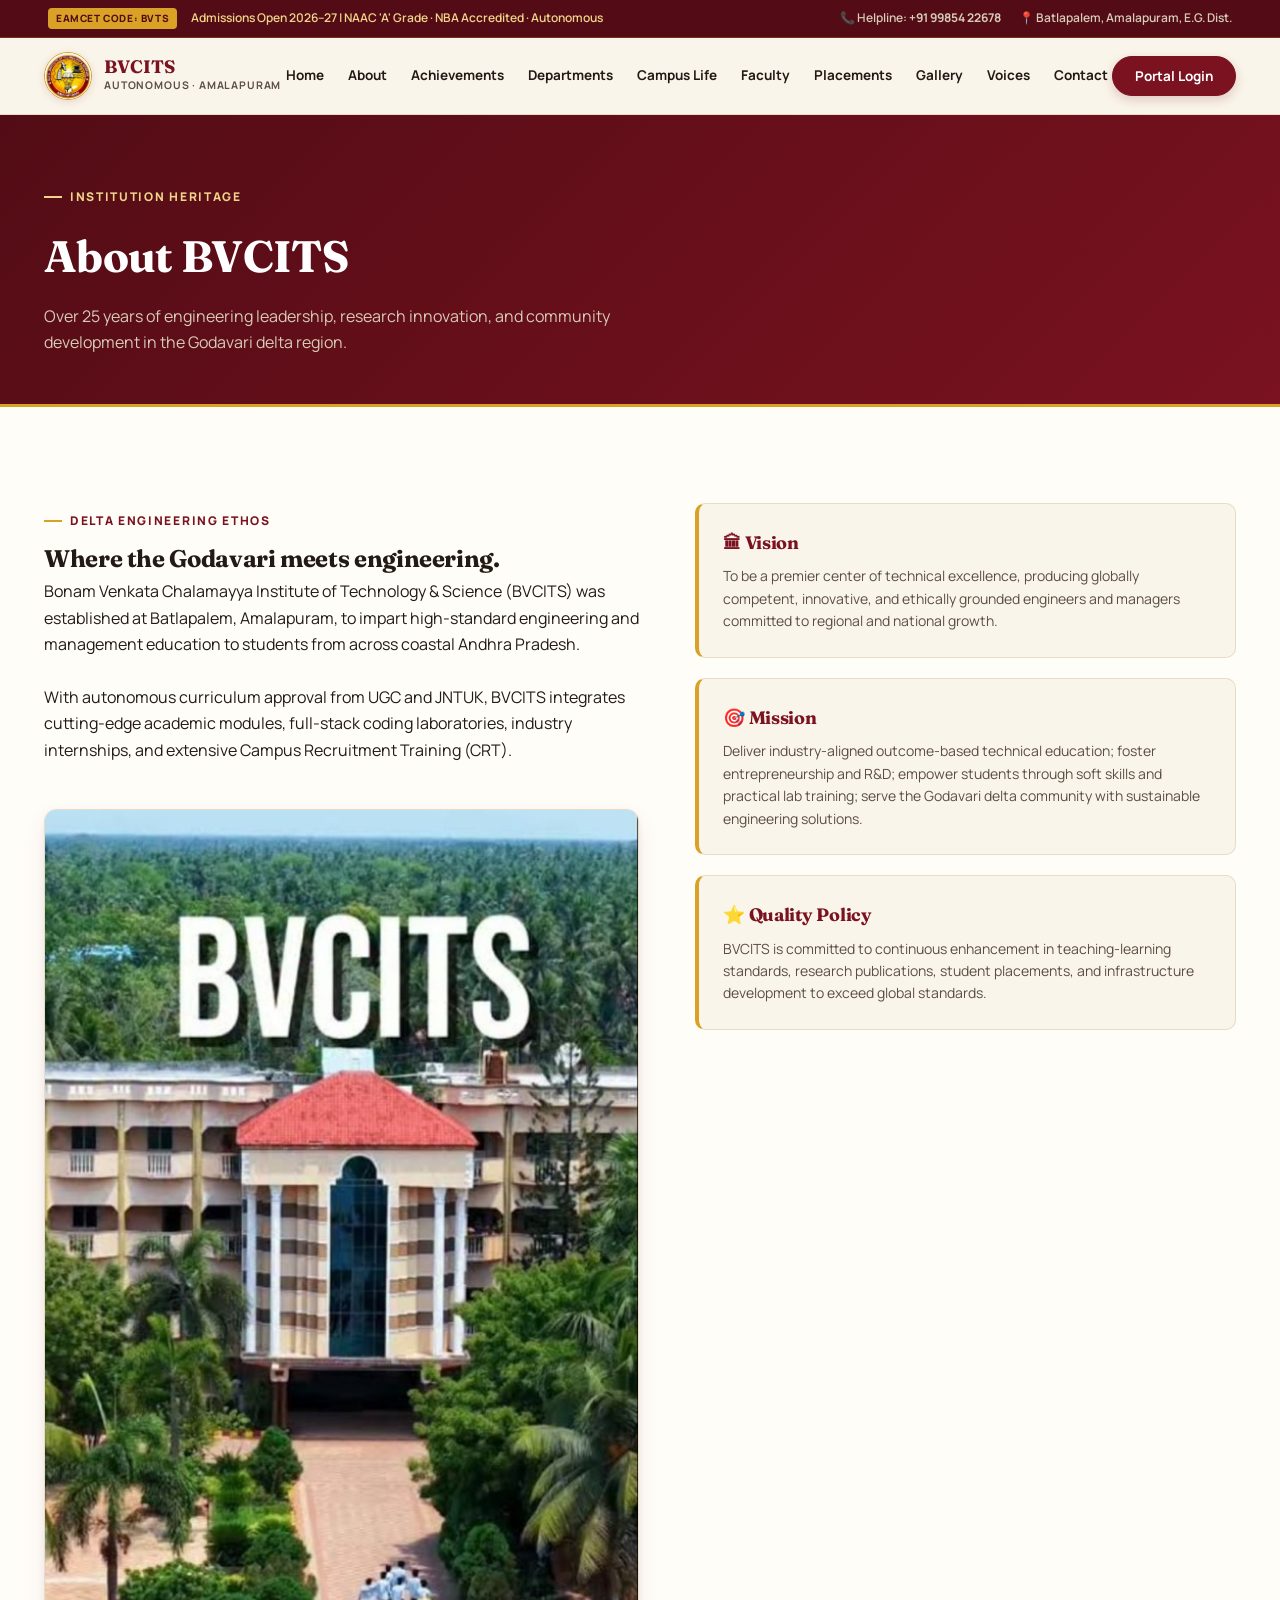
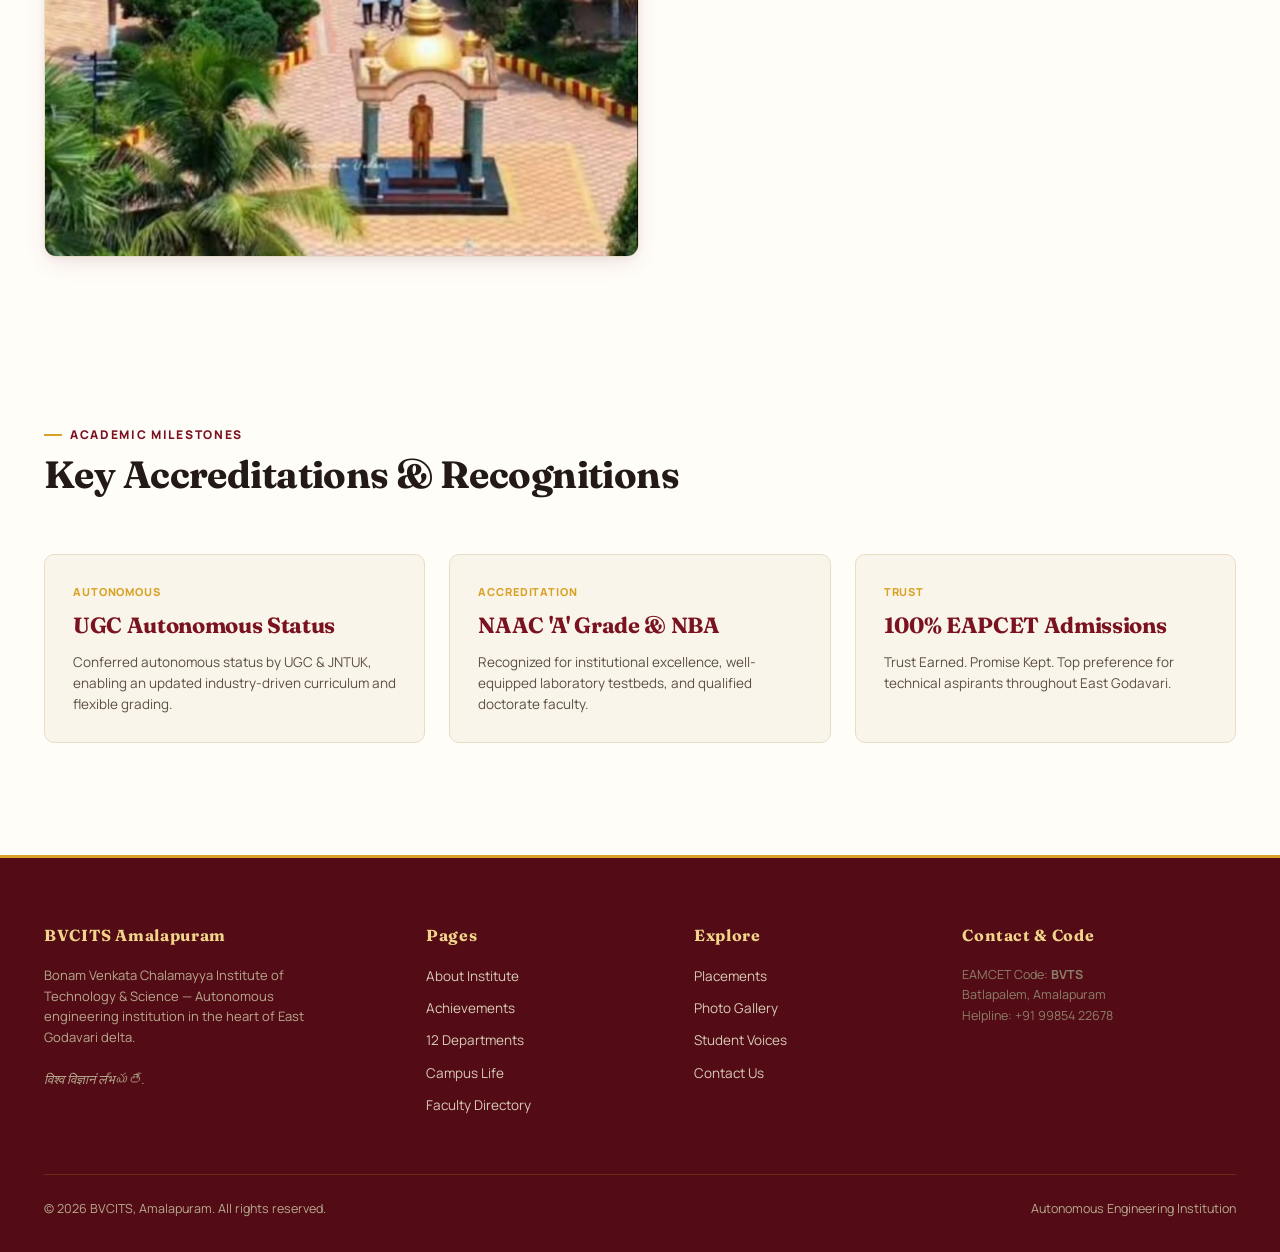
<file: public/about.html>
<!DOCTYPE html>
<html lang="en">
<head>
  <meta charset="UTF-8">
  <meta name="viewport" content="width=device-width, initial-scale=1.0">
  <meta name="description" content="About BVCITS — History, Vision, Mission, Leadership and Campus Infrastructure of Bonam Venkata Chalamayya Institute of Technology &amp; Science, Amalapuram.">
  <title>About Us — BVCITS Amalapuram</title>
  <link rel="preconnect" href="https://fonts.googleapis.com">
  <link rel="preconnect" href="https://fonts.gstatic.com" crossorigin>
  <link href="https://fonts.googleapis.com/css2?family=Fraunces:ital,opsz,wght@0,9..144,400;0,9..144,600;0,9..144,700;1,9..144,400;1,9..144,600&family=Manrope:wght@400;500;600;700;800&display=swap" rel="stylesheet">
  <link rel="stylesheet" href="css/styles.css">
</head>
<body>

  <!-- Preloader -->
  <div id="preloader">
    <div class="preloader-bg"></div>
    <div class="preloader-overlay"></div>
    <div class="preloader-content">
      <div class="preloader-seal">
        <img src="images/bvcits_seal.jpg" alt="BVCITS Seal">
        <svg class="preloader-ring" viewBox="0 0 112 112">
          <circle class="preloader-ring-track" cx="56" cy="56" r="46"></circle>
          <circle class="preloader-ring-fill" cx="56" cy="56" r="46"></circle>
        </svg>
      </div>
      <div class="preloader-text">ABOUT BVCITS</div>
      <p class="preloader-quote">&ldquo;Dream Big. Learn. Achieve. Succeed.&rdquo;</p>
      <div class="preloader-bar-wrap"><div class="preloader-bar"></div></div>
    </div>
  </div>

  <!-- Top Announcement Bar -->
  <div class="top-bar">
    <div class="wrap">
      <div class="top-bar-left">
        <span class="top-badge">EAMCET CODE: BVTS</span>
        <span>Admissions Open 2026–27 | NAAC 'A' Grade · NBA Accredited · Autonomous</span>
      </div>
      <div class="top-bar-right">
        <span>📞 Helpline: <strong>+91 99854 22678</strong></span>
        <a href="contact.html">📍 Batlapalem, Amalapuram, E.G. Dist.</a>
      </div>
    </div>
  </div>

  <!-- Header -->
  <header id="mainHeader">
    <div class="nav">
      <a class="brand" href="index.html">
        <div class="brand-seal-wrap">
          <img src="images/bvcits_seal.jpg" alt="BVCITS Logo">
        </div>
        <div class="brand-text">
          <div class="name">BVCITS</div>
          <div class="sub">Autonomous · Amalapuram</div>
        </div>
      </a>
      
      <nav class="links">
        <a href="index.html">Home</a>
        <a class="active" href="about.html">About</a>
        <a href="achievements.html">Achievements</a>
        <a href="departments.html">Departments</a>
        <a href="campus-life.html">Campus Life</a>
        <a href="faculty.html">Faculty</a>
        <a href="placements.html">Placements</a>
        <a href="gallery.html">Gallery</a>
        <a href="testimonials.html">Voices</a>
        <a href="contact.html">Contact</a>
      </nav>

      <div class="nav-actions">
        <button class="cta-btn" id="navLoginBtn">Portal Login</button>
        <button class="menu-toggle" aria-label="Menu">☰</button>
      </div>
    </div>
  </header>

  <!-- Page Banner -->
  <section style="background:linear-gradient(135deg, #530C15 0%, #7A1220 100%); color:#fff; padding:64px 0 48px; border-bottom:3px solid var(--gold);">
    <div class="wrap">
      <span class="eyebrow gold">Institution Heritage</span>
      <h1 class="display" style="color:#fff; font-size:44px; margin-top:6px;">About BVCITS</h1>
      <p style="color:#D8CBB8; font-size:16px; max-width:640px; margin-top:10px;">
        Over 25 years of engineering leadership, research innovation, and community development in the Godavari delta region.
      </p>
    </div>
  </section>

  <!-- Main About Content -->
  <section class="about" id="about-content">
    <div class="wrap">
      <div class="about-grid">
        <div>
          <span class="eyebrow">Delta Engineering Ethos</span>
          <h2>Where the Godavari meets engineering.</h2>
          <p>
            Bonam Venkata Chalamayya Institute of Technology &amp; Science (BVCITS) was established at Batlapalem, Amalapuram, to impart high-standard engineering and management education to students from across coastal Andhra Pradesh.
          </p>
          <br>
          <p>
            With autonomous curriculum approval from UGC and JNTUK, BVCITS integrates cutting-edge academic modules, full-stack coding laboratories, industry internships, and extensive Campus Recruitment Training (CRT).
          </p>
          <br>
          <div style="border-radius:12px; overflow:hidden; border:1px solid var(--line); margin-top:20px; box-shadow:var(--shadow-md);">
            <img src="images/campus_aerial_100percent.jpg" alt="BVCITS Aerial Campus" style="width:100%; height:auto;">
          </div>
        </div>

        <div class="vm-cards">
          <div class="vm-card">
            <h3>🏛 Vision</h3>
            <p>To be a premier center of technical excellence, producing globally competent, innovative, and ethically grounded engineers and managers committed to regional and national growth.</p>
          </div>
          <div class="vm-card">
            <h3>🎯 Mission</h3>
            <p>Deliver industry-aligned outcome-based technical education; foster entrepreneurship and R&amp;D; empower students through soft skills and practical lab training; serve the Godavari delta community with sustainable engineering solutions.</p>
          </div>
          <div class="vm-card">
            <h3>⭐ Quality Policy</h3>
            <p>BVCITS is committed to continuous enhancement in teaching-learning standards, research publications, student placements, and infrastructure development to exceed global standards.</p>
          </div>
        </div>
      </div>
    </div>
  </section>

  <!-- Key Highlights -->
  <section style="background:var(--paper); padding:64px 0;">
    <div class="wrap">
      <div class="section-head">
        <div class="head-text">
          <span class="eyebrow">Academic Milestones</span>
          <h2>Key Accreditations &amp; Recognitions</h2>
        </div>
      </div>

      <div class="highlight-row">
        <div class="h-card">
          <div class="tag">Autonomous</div>
          <h3>UGC Autonomous Status</h3>
          <p>Conferred autonomous status by UGC &amp; JNTUK, enabling an updated industry-driven curriculum and flexible grading.</p>
        </div>
        <div class="h-card">
          <div class="tag">Accreditation</div>
          <h3>NAAC 'A' Grade &amp; NBA</h3>
          <p>Recognized for institutional excellence, well-equipped laboratory testbeds, and qualified doctorate faculty.</p>
        </div>
        <div class="h-card">
          <div class="tag">Trust</div>
          <h3>100% EAPCET Admissions</h3>
          <p>Trust Earned. Promise Kept. Top preference for technical aspirants throughout East Godavari.</p>
        </div>
      </div>
    </div>
  </section>

  <!-- Footer -->
  <footer>
    <div class="wrap">
      <div class="footer-grid">
        <div>
          <h4>BVCITS Amalapuram</h4>
          <p style="font-size:13px; max-width:290px; color:#B7A98F; line-height:1.6;">
            Bonam Venkata Chalamayya Institute of Technology &amp; Science — Autonomous engineering institution in the heart of East Godavari delta.<br><br>
            <em>विश्व विज्ञानं लभ్యతే.</em>
          </p>
        </div>
        <div>
          <h4>Pages</h4>
          <a href="about.html">About Institute</a>
          <a href="achievements.html">Achievements</a>
          <a href="departments.html">12 Departments</a>
          <a href="campus-life.html">Campus Life</a>
          <a href="faculty.html">Faculty Directory</a>
        </div>
        <div>
          <h4>Explore</h4>
          <a href="placements.html">Placements</a>
          <a href="gallery.html">Photo Gallery</a>
          <a href="testimonials.html">Student Voices</a>
          <a href="contact.html">Contact Us</a>
        </div>
        <div>
          <h4>Contact &amp; Code</h4>
          <p style="font-size:12.5px; color:#8C7F6A;">EAMCET Code: <strong>BVTS</strong><br>Batlapalem, Amalapuram<br>Helpline: +91 99854 22678</p>
        </div>
      </div>
      <div class="footer-bottom">
        <span>© 2026 BVCITS, Amalapuram. All rights reserved.</span>
        <span>Autonomous Engineering Institution</span>
      </div>
    </div>
  </footer>

  <button class="back-to-top" id="backToTopBtn" aria-label="Back to Top">↑</button>

  <div class="modal-veil" id="veil">
    <div class="modal">
      <button class="close" id="modalCloseBtn">✕</button>
      <div id="modalBody"></div>
    </div>
  </div>

  <script src="js/db.js"></script>
  <script src="js/auth.js"></script>
  <script src="js/main.js"></script>
</body>
</html>
</file>
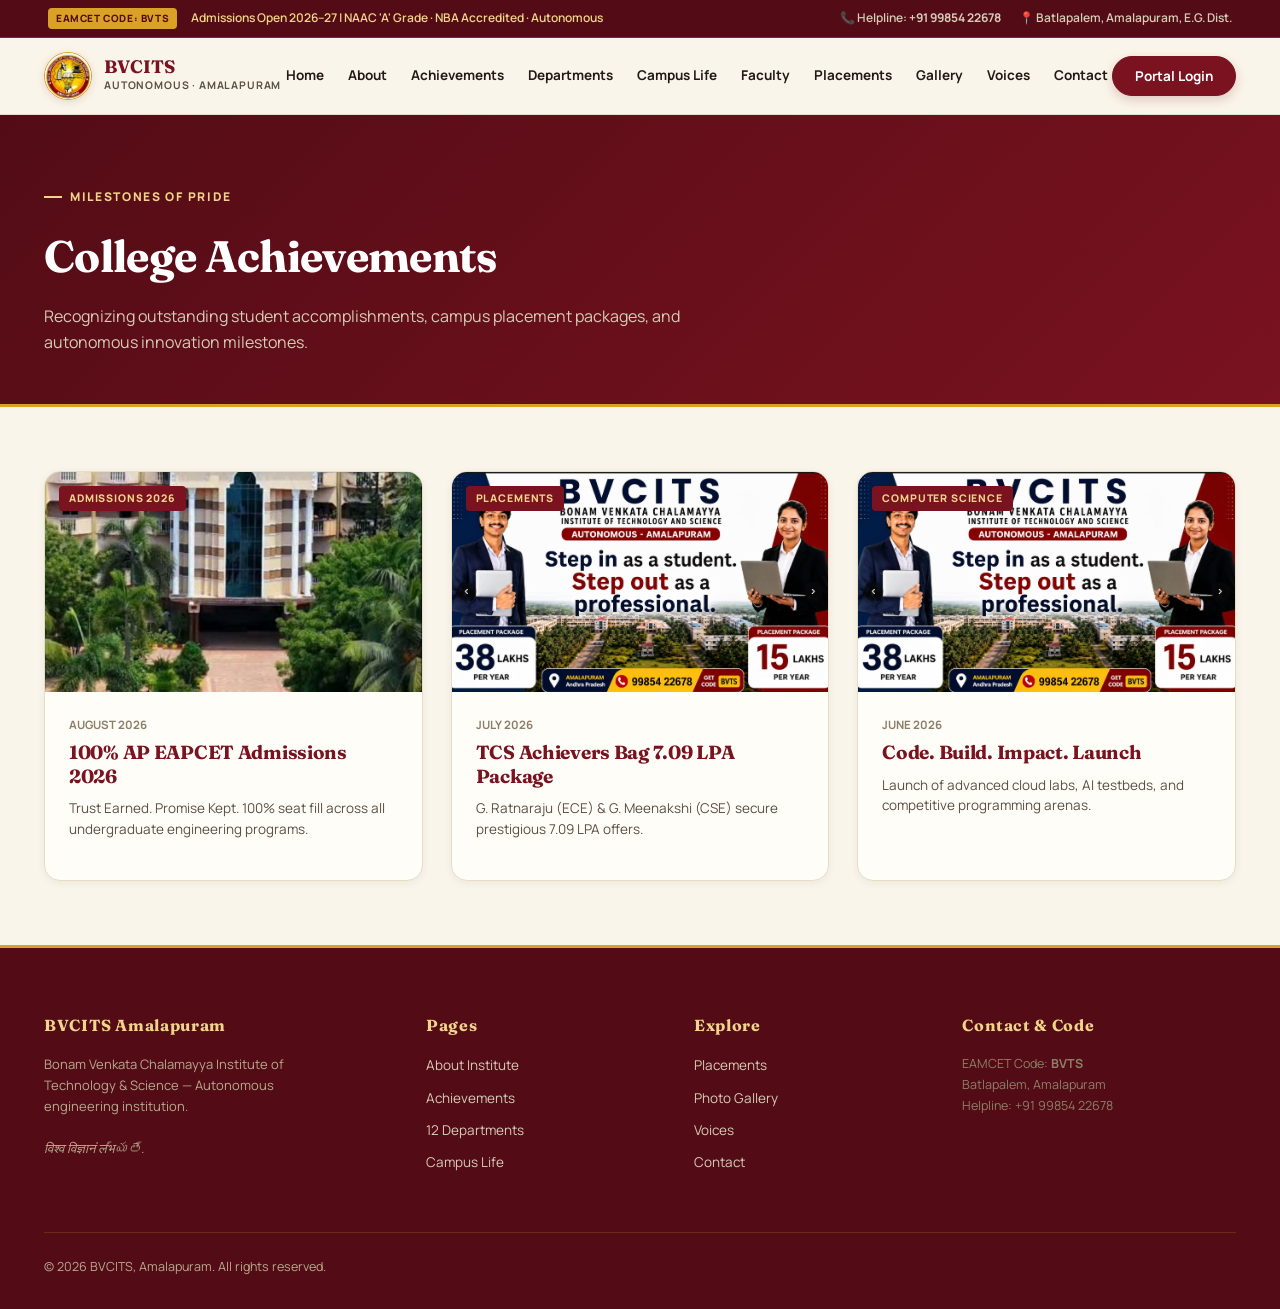
<file: public/achievements.html>
<!DOCTYPE html>
<html lang="en">
<head>
  <meta charset="UTF-8">
  <meta name="viewport" content="width=device-width, initial-scale=1.0">
  <title>College Achievements — BVCITS Amalapuram</title>
  <link rel="preconnect" href="https://fonts.googleapis.com">
  <link rel="preconnect" href="https://fonts.gstatic.com" crossorigin>
  <link href="https://fonts.googleapis.com/css2?family=Fraunces:ital,opsz,wght@0,9..144,400;0,9..144,600;0,9..144,700;1,9..144,400;1,9..144,600&family=Manrope:wght@400;500;600;700;800&display=swap" rel="stylesheet">
  <link rel="stylesheet" href="css/styles.css">
</head>
<body>

  <!-- Top Announcement Bar -->
  <div class="top-bar">
    <div class="wrap">
      <div class="top-bar-left">
        <span class="top-badge">EAMCET CODE: BVTS</span>
        <span>Admissions Open 2026–27 | NAAC 'A' Grade · NBA Accredited · Autonomous</span>
      </div>
      <div class="top-bar-right">
        <span>📞 Helpline: <strong>+91 99854 22678</strong></span>
        <a href="contact.html">📍 Batlapalem, Amalapuram, E.G. Dist.</a>
      </div>
    </div>
  </div>

  <!-- Header -->
  <header id="mainHeader">
    <div class="nav">
      <a class="brand" href="index.html">
        <div class="brand-seal-wrap">
          <img src="images/bvcits_seal.jpg" alt="BVCITS Logo">
        </div>
        <div class="brand-text">
          <div class="name">BVCITS</div>
          <div class="sub">Autonomous · Amalapuram</div>
        </div>
      </a>
      
      <nav class="links">
        <a href="index.html">Home</a>
        <a href="about.html">About</a>
        <a class="active" href="achievements.html">Achievements</a>
        <a href="departments.html">Departments</a>
        <a href="campus-life.html">Campus Life</a>
        <a href="faculty.html">Faculty</a>
        <a href="placements.html">Placements</a>
        <a href="gallery.html">Gallery</a>
        <a href="testimonials.html">Voices</a>
        <a href="contact.html">Contact</a>
      </nav>

      <div class="nav-actions">
        <button class="cta-btn" id="navLoginBtn">Portal Login</button>
        <button class="menu-toggle" aria-label="Menu">☰</button>
      </div>
    </div>
  </header>

  <!-- Page Banner -->
  <section style="background:linear-gradient(135deg, #530C15 0%, #7A1220 100%); color:#fff; padding:64px 0 48px; border-bottom:3px solid var(--gold);">
    <div class="wrap">
      <span class="eyebrow gold">Milestones of Pride</span>
      <h1 class="display" style="color:#fff; font-size:44px; margin-top:6px;">College Achievements</h1>
      <p style="color:#D8CBB8; font-size:16px; max-width:640px; margin-top:10px;">
        Recognizing outstanding student accomplishments, campus placement packages, and autonomous innovation milestones.
      </p>
    </div>
  </section>

  <!-- Achievements Grid -->
  <section style="background:var(--cream); padding:64px 0;">
    <div class="wrap">
      <div style="display:grid; grid-template-columns:repeat(3, 1fr); gap:28px;">
        
        <!-- Card 1 -->
        <div class="achievement-card" style="min-width:0;">
          <div class="achievement-card-img-wrap">
            <img src="images/campus_aerial_100percent.jpg" alt="100% Admissions">
            <span class="achievement-category-tag">Admissions 2026</span>
          </div>
          <div class="achievement-card-content">
            <span class="achievement-date">August 2026</span>
            <h3 class="achievement-card-title">100% AP EAPCET Admissions 2026</h3>
            <p class="achievement-card-excerpt">Trust Earned. Promise Kept. 100% seat fill across all undergraduate engineering programs.</p>
          </div>
        </div>

        <!-- Card 2 -->
        <div class="achievement-card" style="min-width:0;">
          <div class="achievement-card-img-wrap">
            <img src="images/tcs_achievers_7lpa.jpg" alt="TCS Achievers">
            <span class="achievement-category-tag">Placements</span>
          </div>
          <div class="achievement-card-content">
            <span class="achievement-date">July 2026</span>
            <h3 class="achievement-card-title">TCS Achievers Bag 7.09 LPA Package</h3>
            <p class="achievement-card-excerpt">G. Ratnaraju (ECE) &amp; G. Meenakshi (CSE) secure prestigious 7.09 LPA offers.</p>
          </div>
        </div>

        <!-- Card 3 -->
        <div class="achievement-card" style="min-width:0;">
          <div class="achievement-card-img-wrap">
            <img src="images/cse_code_build_impact.jpg" alt="Code Build Impact">
            <span class="achievement-category-tag">Computer Science</span>
          </div>
          <div class="achievement-card-content">
            <span class="achievement-date">June 2026</span>
            <h3 class="achievement-card-title">Code. Build. Impact. Launch</h3>
            <p class="achievement-card-excerpt">Launch of advanced cloud labs, AI testbeds, and competitive programming arenas.</p>
          </div>
        </div>

      </div>
    </div>
  </section>

  <!-- Footer -->
  <footer>
    <div class="wrap">
      <div class="footer-grid">
        <div>
          <h4>BVCITS Amalapuram</h4>
          <p style="font-size:13px; max-width:290px; color:#B7A98F; line-height:1.6;">
            Bonam Venkata Chalamayya Institute of Technology &amp; Science — Autonomous engineering institution.<br><br>
            <em>विश्व विज्ञानं लभ్యతే.</em>
          </p>
        </div>
        <div>
          <h4>Pages</h4>
          <a href="about.html">About Institute</a>
          <a href="achievements.html">Achievements</a>
          <a href="departments.html">12 Departments</a>
          <a href="campus-life.html">Campus Life</a>
        </div>
        <div>
          <h4>Explore</h4>
          <a href="placements.html">Placements</a>
          <a href="gallery.html">Photo Gallery</a>
          <a href="testimonials.html">Voices</a>
          <a href="contact.html">Contact</a>
        </div>
        <div>
          <h4>Contact &amp; Code</h4>
          <p style="font-size:12.5px; color:#8C7F6A;">EAMCET Code: <strong>BVTS</strong><br>Batlapalem, Amalapuram<br>Helpline: +91 99854 22678</p>
        </div>
      </div>
      <div class="footer-bottom">
        <span>© 2026 BVCITS, Amalapuram. All rights reserved.</span>
      </div>
    </div>
  </footer>

  <div class="modal-veil" id="veil">
    <div class="modal">
      <button class="close" id="modalCloseBtn">✕</button>
      <div id="modalBody"></div>
    </div>
  </div>

  <script src="js/db.js"></script>
  <script src="js/auth.js"></script>
  <script src="js/main.js"></script>
</body>
</html>
</file>
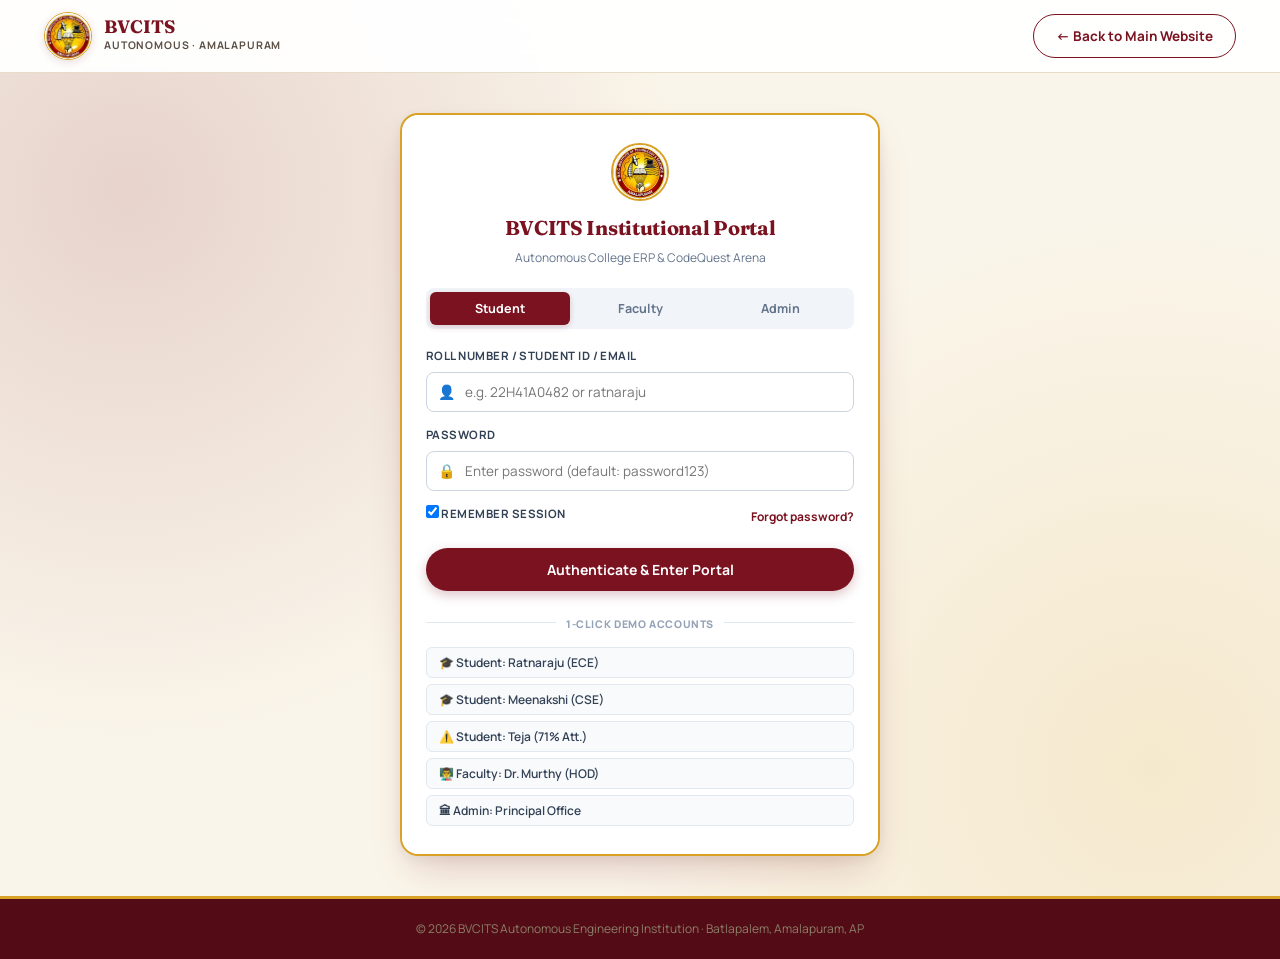
<file: public/admin-dashboard.html>
<!DOCTYPE html>
<html lang="en">
<head>
  <meta charset="UTF-8">
  <meta name="viewport" content="width=device-width, initial-scale=1.0">
  <title>Admin Command Center — BVCITS College ERP</title>
  <link rel="preconnect" href="https://fonts.googleapis.com">
  <link rel="preconnect" href="https://fonts.gstatic.com" crossorigin>
  <link href="https://fonts.googleapis.com/css2?family=Fraunces:ital,opsz,wght@0,9..144,400;0,9..144,600;0,9..144,700;1,9..144,400;1,9..144,600&family=Manrope:wght@400;500;600;700;800&display=swap" rel="stylesheet">
  <link rel="stylesheet" href="css/styles.css">
  <link rel="stylesheet" href="css/portal.css">
  <script>
    (function () {
      try {
        var sKey = 'BVCITS_AUTH_SESSION_V2';
        var raw = sessionStorage.getItem(sKey) || localStorage.getItem(sKey);
        if (!raw) {
          window.location.replace('portal-login.html');
        } else {
          var user = JSON.parse(raw);
          if (!user || user.role !== 'admin') {
            window.location.replace('portal-login.html');
          }
        }
      } catch (e) {
        window.location.replace('portal-login.html');
      }
    })();
  </script>
</head>
<body class="portal-body">

  <div class="portal-wrapper">
    <!-- ==================== Admin Sidebar ==================== -->
    <aside class="portal-sidebar">
      <div class="sidebar-header">
        <img src="images/bvcits_seal.jpg" alt="BVCITS Emblem" class="sidebar-logo">
        <div class="sidebar-brand-text">
          <div class="brand-title">BVCITS ADMIN</div>
          <div class="brand-subtitle">Institution Command</div>
          <span class="sidebar-role-pill">Administrator</span>
        </div>
      </div>

      <nav class="sidebar-nav">
        <div class="nav-section-label">Institutional Management</div>
        <a class="sidebar-link active" data-view="dashboard">
          <span class="icon">📊</span>
          <span>Overview KPIs</span>
        </a>
        <a class="sidebar-link" data-view="users">
          <span class="icon">👥</span>
          <span>User Accounts</span>
        </a>
        <a class="sidebar-link" data-view="departments">
          <span class="icon">🏛</span>
          <span>12 Departments</span>
        </a>

        <div class="nav-section-label">Platform Controls</div>
        <a class="sidebar-link" data-view="codequest-admin" style="color:var(--portal-gold-light); font-weight:700;">
          <span class="icon">⚔️</span>
          <span>CodeQuest Bank</span>
        </a>
        <a class="sidebar-link" data-view="reports">
          <span class="icon">📥</span>
          <span>Reports &amp; Exports</span>
        </a>
      </nav>

      <div class="sidebar-footer">
        <button type="button" class="sidebar-logout-btn logout-trigger">
          <span>🚪</span>
          <span>Logout Portal</span>
        </button>
      </div>
    </aside>

    <!-- ==================== Admin Main Content ==================== -->
    <main class="portal-main">
      <header class="portal-topbar">
        <div class="topbar-left">
          <button class="mobile-sidebar-toggle" id="mobileSidebarToggle" aria-label="Toggle Menu">☰</button>
          <div class="topbar-title-box">
            <h1 id="pageTitle">Admin Command Center</h1>
            <div class="topbar-breadcrumbs">
              <span>BVCITS Admin</span> • <span id="currentBreadcrumb">Overview</span>
            </div>
          </div>
        </div>

        <div class="topbar-right">
          <div class="topbar-user">
            <img src="images/bvcits_seal.jpg" alt="Admin Avatar" class="user-avatar">
            <div class="user-info-text">
              <span class="user-name" id="topbarUserName">Central Administration</span>
              <span class="user-sub" id="topbarUserRole">Principal Office</span>
            </div>
          </div>
        </div>
      </header>

      <div class="portal-content">
        <div id="view-dashboard" class="portal-view active"></div>
        <div id="view-users" class="portal-view"></div>
        <div id="view-departments" class="portal-view"></div>
        <div id="view-codequest-admin" class="portal-view"></div>
        <div id="view-reports" class="portal-view"></div>
      </div>
    </main>
  </div>

  <div class="portal-toast-container"></div>

  <script src="js/db.js"></script>
  <script src="js/auth.js"></script>
  <script src="js/profile-photos.js"></script>
  <script src="js/admin-portal.js"></script>
</body>
</html>
</file>
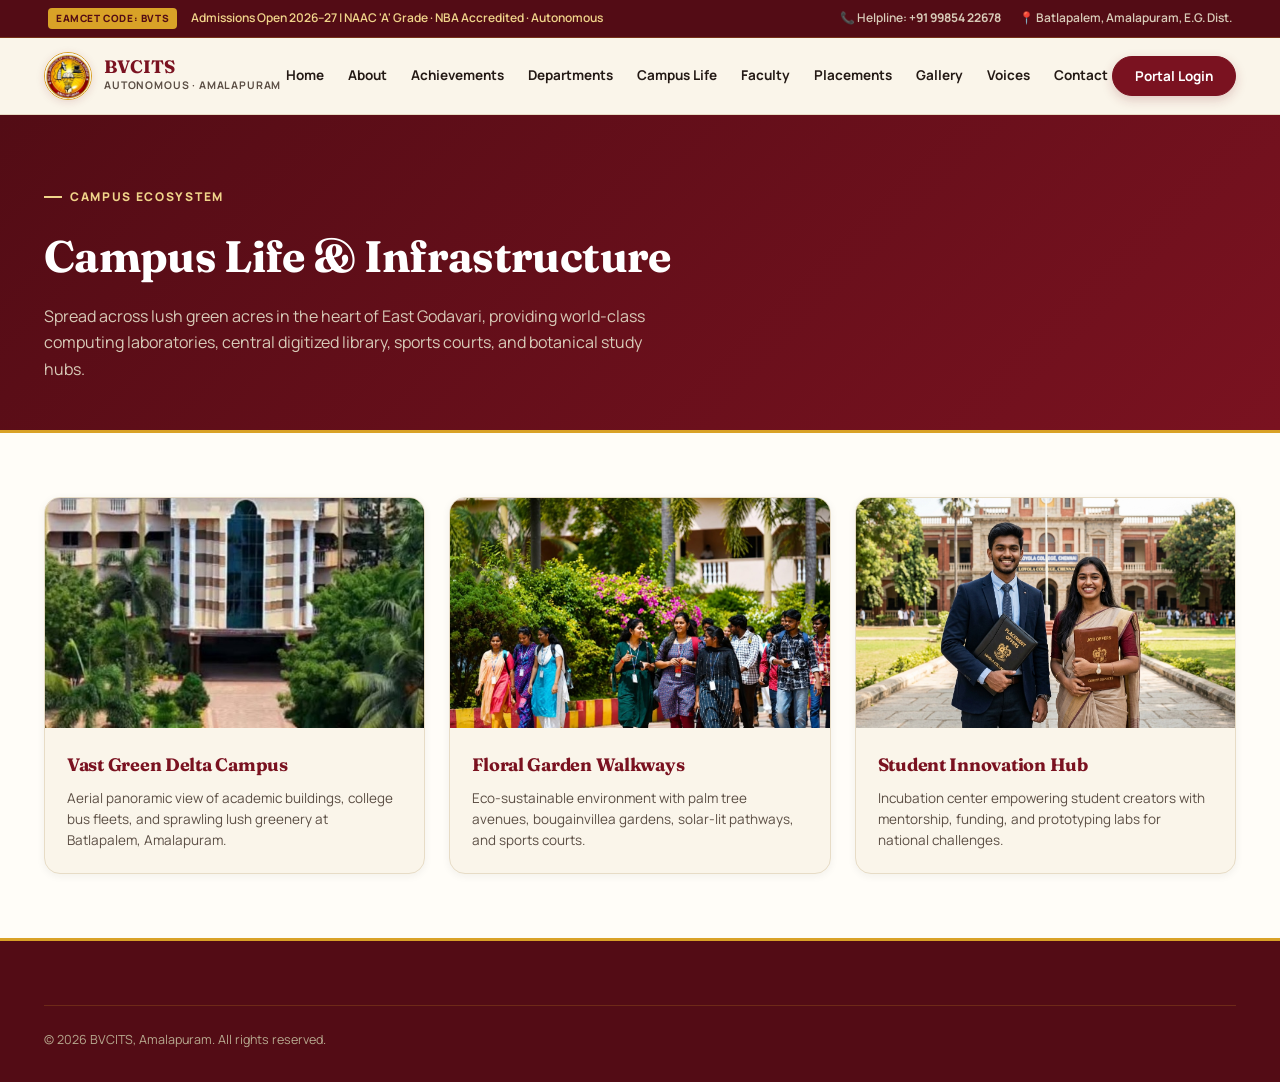
<file: public/campus-life.html>
<!DOCTYPE html>
<html lang="en">
<head>
  <meta charset="UTF-8">
  <meta name="viewport" content="width=device-width, initial-scale=1.0">
  <title>Campus Life &amp; Infrastructure — BVCITS Amalapuram</title>
  <link rel="preconnect" href="https://fonts.googleapis.com">
  <link rel="preconnect" href="https://fonts.gstatic.com" crossorigin>
  <link href="https://fonts.googleapis.com/css2?family=Fraunces:ital,opsz,wght@0,9..144,400;0,9..144,600;0,9..144,700;1,9..144,400;1,9..144,600&family=Manrope:wght@400;500;600;700;800&display=swap" rel="stylesheet">
  <link rel="stylesheet" href="css/styles.css">
</head>
<body>

  <div class="top-bar">
    <div class="wrap">
      <div class="top-bar-left">
        <span class="top-badge">EAMCET CODE: BVTS</span>
        <span>Admissions Open 2026–27 | NAAC 'A' Grade · NBA Accredited · Autonomous</span>
      </div>
      <div class="top-bar-right">
        <span>📞 Helpline: <strong>+91 99854 22678</strong></span>
        <a href="contact.html">📍 Batlapalem, Amalapuram, E.G. Dist.</a>
      </div>
    </div>
  </div>

  <header id="mainHeader">
    <div class="nav">
      <a class="brand" href="index.html">
        <div class="brand-seal-wrap">
          <img src="images/bvcits_seal.jpg" alt="BVCITS Logo">
        </div>
        <div class="brand-text">
          <div class="name">BVCITS</div>
          <div class="sub">Autonomous · Amalapuram</div>
        </div>
      </a>
      
      <nav class="links">
        <a href="index.html">Home</a>
        <a href="about.html">About</a>
        <a href="achievements.html">Achievements</a>
        <a href="departments.html">Departments</a>
        <a class="active" href="campus-life.html">Campus Life</a>
        <a href="faculty.html">Faculty</a>
        <a href="placements.html">Placements</a>
        <a href="gallery.html">Gallery</a>
        <a href="testimonials.html">Voices</a>
        <a href="contact.html">Contact</a>
      </nav>

      <div class="nav-actions">
        <button class="cta-btn" id="navLoginBtn">Portal Login</button>
        <button class="menu-toggle" aria-label="Menu">☰</button>
      </div>
    </div>
  </header>

  <section style="background:linear-gradient(135deg, #530C15 0%, #7A1220 100%); color:#fff; padding:64px 0 48px; border-bottom:3px solid var(--gold);">
    <div class="wrap">
      <span class="eyebrow gold">Campus Ecosystem</span>
      <h1 class="display" style="color:#fff; font-size:44px; margin-top:6px;">Campus Life &amp; Infrastructure</h1>
      <p style="color:#D8CBB8; font-size:16px; max-width:640px; margin-top:10px;">
        Spread across lush green acres in the heart of East Godavari, providing world-class computing laboratories, central digitized library, sports courts, and botanical study hubs.
      </p>
    </div>
  </section>

  <section style="background:var(--paper); padding:64px 0;">
    <div class="wrap">
      <div class="campus-life-grid">
        <div class="campus-card">
          <img src="images/campus_aerial_100percent.jpg" alt="Aerial View BVCITS" class="campus-card-img">
          <div class="campus-card-body">
            <h3 class="campus-card-title">Vast Green Delta Campus</h3>
            <p class="campus-card-desc">Aerial panoramic view of academic buildings, college bus fleets, and sprawling lush greenery at Batlapalem, Amalapuram.</p>
          </div>
        </div>

        <div class="campus-card">
          <img src="images/campus_life_walkway.jpg" alt="Campus Walkway" class="campus-card-img">
          <div class="campus-card-body">
            <h3 class="campus-card-title">Floral Garden Walkways</h3>
            <p class="campus-card-desc">Eco-sustainable environment with palm tree avenues, bougainvillea gardens, solar-lit pathways, and sports courts.</p>
          </div>
        </div>

        <div class="campus-card">
          <img src="images/achievers_students.jpg" alt="Student Achievers" class="campus-card-img">
          <div class="campus-card-body">
            <h3 class="campus-card-title">Student Innovation Hub</h3>
            <p class="campus-card-desc">Incubation center empowering student creators with mentorship, funding, and prototyping labs for national challenges.</p>
          </div>
        </div>
      </div>
    </div>
  </section>

  <footer>
    <div class="wrap">
      <div class="footer-bottom">
        <span>© 2026 BVCITS, Amalapuram. All rights reserved.</span>
      </div>
    </div>
  </footer>

  <div class="modal-veil" id="veil">
    <div class="modal">
      <button class="close" id="modalCloseBtn">✕</button>
      <div id="modalBody"></div>
    </div>
  </div>

  <script src="js/db.js"></script>
  <script src="js/auth.js"></script>
  <script src="js/main.js"></script>
</body>
</html>
</file>
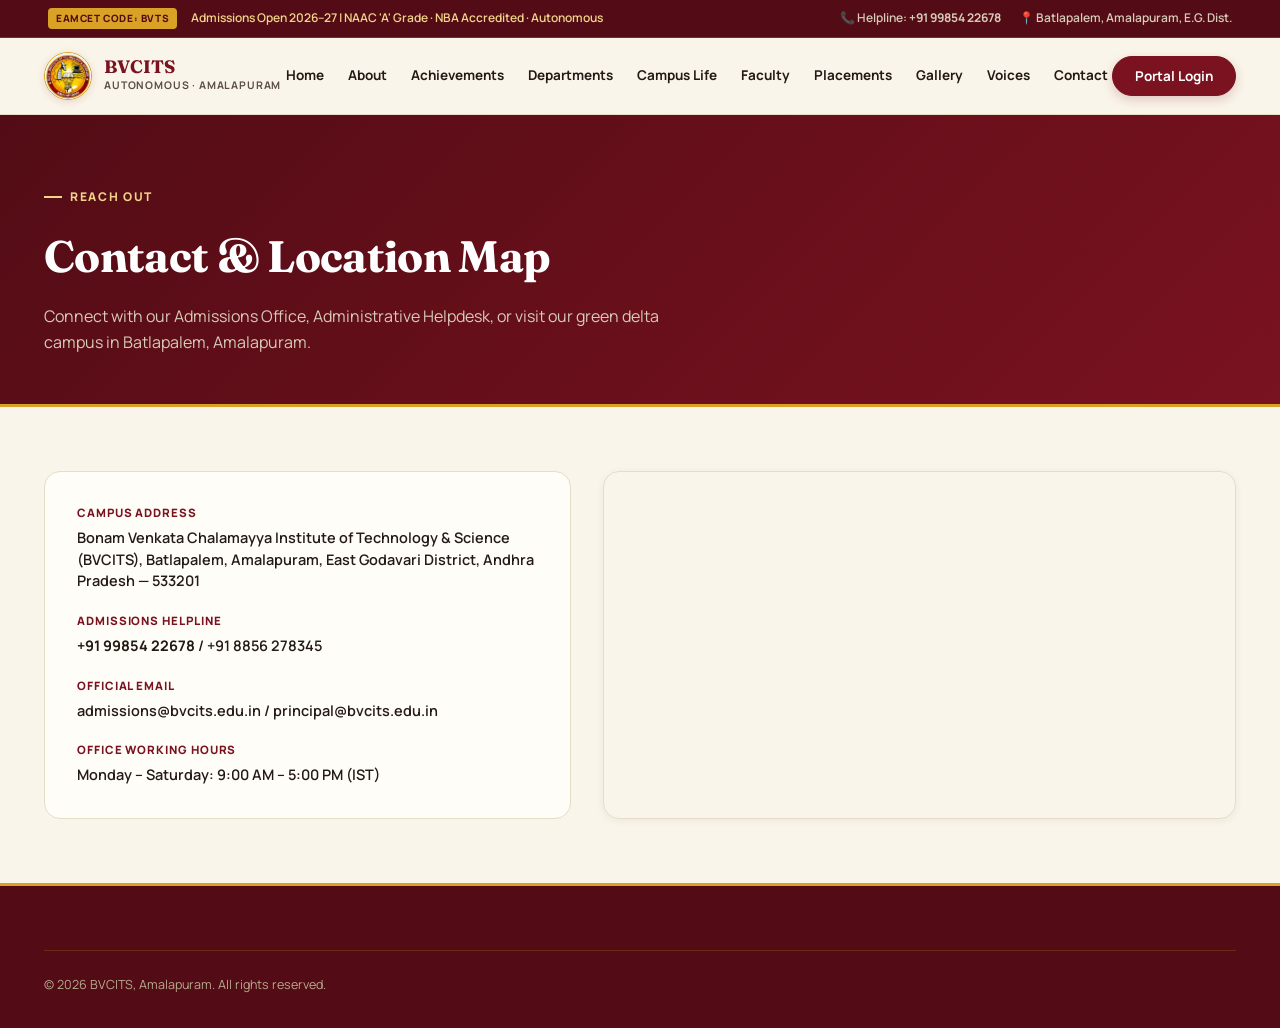
<file: public/contact.html>
<!DOCTYPE html>
<html lang="en">
<head>
  <meta charset="UTF-8">
  <meta name="viewport" content="width=device-width, initial-scale=1.0">
  <title>Contact &amp; Location Map — BVCITS Amalapuram</title>
  <link rel="preconnect" href="https://fonts.googleapis.com">
  <link rel="preconnect" href="https://fonts.gstatic.com" crossorigin>
  <link href="https://fonts.googleapis.com/css2?family=Fraunces:ital,opsz,wght@0,9..144,400;0,9..144,600;0,9..144,700;1,9..144,400;1,9..144,600&family=Manrope:wght@400;500;600;700;800&display=swap" rel="stylesheet">
  <link rel="stylesheet" href="css/styles.css">
</head>
<body>

  <div class="top-bar">
    <div class="wrap">
      <div class="top-bar-left">
        <span class="top-badge">EAMCET CODE: BVTS</span>
        <span>Admissions Open 2026–27 | NAAC 'A' Grade · NBA Accredited · Autonomous</span>
      </div>
      <div class="top-bar-right">
        <span>📞 Helpline: <strong>+91 99854 22678</strong></span>
        <a href="contact.html">📍 Batlapalem, Amalapuram, E.G. Dist.</a>
      </div>
    </div>
  </div>

  <header id="mainHeader">
    <div class="nav">
      <a class="brand" href="index.html">
        <div class="brand-seal-wrap">
          <img src="images/bvcits_seal.jpg" alt="BVCITS Logo">
        </div>
        <div class="brand-text">
          <div class="name">BVCITS</div>
          <div class="sub">Autonomous · Amalapuram</div>
        </div>
      </a>
      
      <nav class="links">
        <a href="index.html">Home</a>
        <a href="about.html">About</a>
        <a href="achievements.html">Achievements</a>
        <a href="departments.html">Departments</a>
        <a href="campus-life.html">Campus Life</a>
        <a href="faculty.html">Faculty</a>
        <a href="placements.html">Placements</a>
        <a href="gallery.html">Gallery</a>
        <a href="testimonials.html">Voices</a>
        <a class="active" href="contact.html">Contact</a>
      </nav>

      <div class="nav-actions">
        <button class="cta-btn" id="navLoginBtn">Portal Login</button>
        <button class="menu-toggle" aria-label="Menu">☰</button>
      </div>
    </div>
  </header>

  <section style="background:linear-gradient(135deg, #530C15 0%, #7A1220 100%); color:#fff; padding:64px 0 48px; border-bottom:3px solid var(--gold);">
    <div class="wrap">
      <span class="eyebrow gold">Reach Out</span>
      <h1 class="display" style="color:#fff; font-size:44px; margin-top:6px;">Contact &amp; Location Map</h1>
      <p style="color:#D8CBB8; font-size:16px; max-width:640px; margin-top:10px;">
        Connect with our Admissions Office, Administrative Helpdesk, or visit our green delta campus in Batlapalem, Amalapuram.
      </p>
    </div>
  </section>

  <section id="contact" style="padding:64px 0;">
    <div class="wrap">
      <div class="contact-grid">
        <div class="contact-card-box">
          <div class="contact-item">
            <div class="lbl">Campus Address</div>
            <div class="val">Bonam Venkata Chalamayya Institute of Technology &amp; Science (BVCITS), Batlapalem, Amalapuram, East Godavari District, Andhra Pradesh — 533201</div>
          </div>
          <div class="contact-item">
            <div class="lbl">Admissions Helpline</div>
            <div class="val"><strong>+91 99854 22678</strong> / +91 8856 278345</div>
          </div>
          <div class="contact-item">
            <div class="lbl">Official Email</div>
            <div class="val">admissions@bvcits.edu.in / principal@bvcits.edu.in</div>
          </div>
          <div class="contact-item">
            <div class="lbl">Office Working Hours</div>
            <div class="val">Monday – Saturday: 9:00 AM – 5:00 PM (IST)</div>
          </div>
        </div>

        <div class="map-embed-card">
          <iframe 
            src="https://www.google.com/maps/embed?pb=!1m18!1m12!1m3!1d3822.4284837482833!2d81.9961623758832!3d16.65541812350711!2m3!1f0!2f0!3f0!3m2!1i1024!2i768!4f13.1!3m3!1m2!1s0x3a37e51086665725%3A0xe54e3fe72ee78680!2sBVC%20Institute%20of%20Technology%20and%20Science!5e0!3m2!1sen!2sin!4v1723651234567!5m2!1sen!2sin" 
            allowfullscreen="" 
            loading="lazy" 
            referrerpolicy="no-referrer-when-downgrade"
            title="BVCITS Location Map">
          </iframe>
        </div>
      </div>
    </div>
  </section>

  <footer>
    <div class="wrap">
      <div class="footer-bottom">
        <span>© 2026 BVCITS, Amalapuram. All rights reserved.</span>
      </div>
    </div>
  </footer>

  <div class="modal-veil" id="veil">
    <div class="modal">
      <button class="close" id="modalCloseBtn">✕</button>
      <div id="modalBody"></div>
    </div>
  </div>

  <script src="js/db.js"></script>
  <script src="js/auth.js"></script>
  <script src="js/main.js"></script>
</body>
</html>
</file>
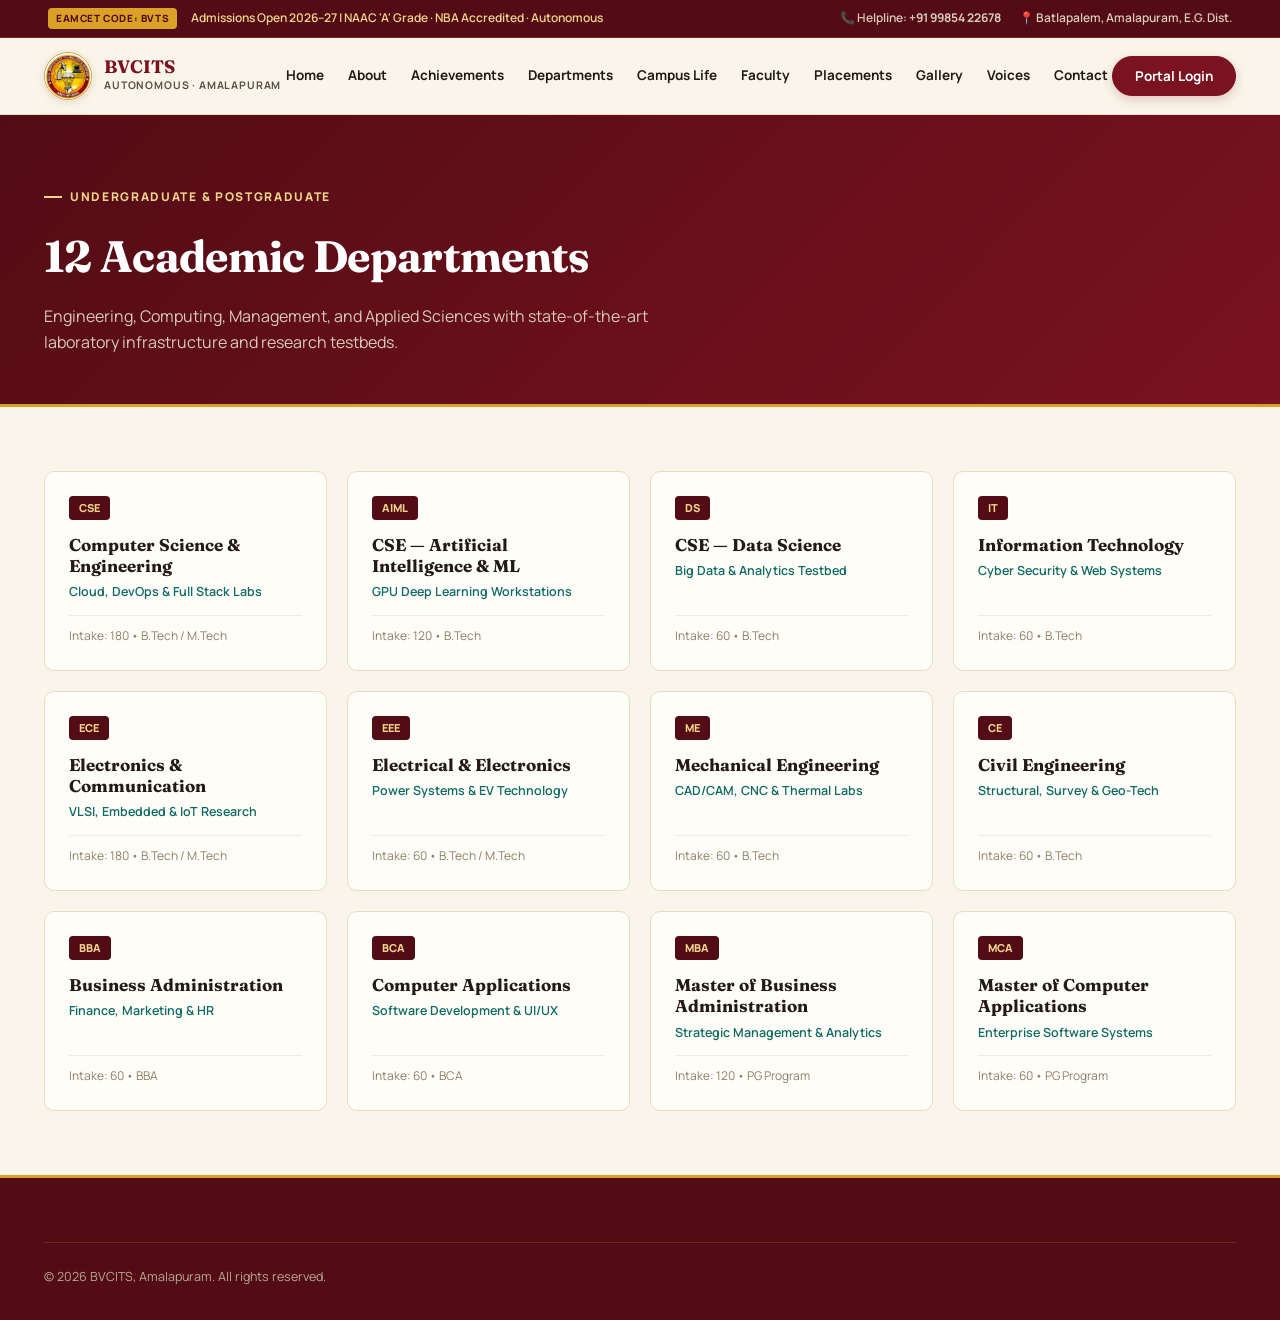
<file: public/departments.html>
<!DOCTYPE html>
<html lang="en">
<head>
  <meta charset="UTF-8">
  <meta name="viewport" content="width=device-width, initial-scale=1.0">
  <title>12 Academic Departments — BVCITS Amalapuram</title>
  <link rel="preconnect" href="https://fonts.googleapis.com">
  <link rel="preconnect" href="https://fonts.gstatic.com" crossorigin>
  <link href="https://fonts.googleapis.com/css2?family=Fraunces:ital,opsz,wght@0,9..144,400;0,9..144,600;0,9..144,700;1,9..144,400;1,9..144,600&family=Manrope:wght@400;500;600;700;800&display=swap" rel="stylesheet">
  <link rel="stylesheet" href="css/styles.css">
</head>
<body>

  <div class="top-bar">
    <div class="wrap">
      <div class="top-bar-left">
        <span class="top-badge">EAMCET CODE: BVTS</span>
        <span>Admissions Open 2026–27 | NAAC 'A' Grade · NBA Accredited · Autonomous</span>
      </div>
      <div class="top-bar-right">
        <span>📞 Helpline: <strong>+91 99854 22678</strong></span>
        <a href="contact.html">📍 Batlapalem, Amalapuram, E.G. Dist.</a>
      </div>
    </div>
  </div>

  <header id="mainHeader">
    <div class="nav">
      <a class="brand" href="index.html">
        <div class="brand-seal-wrap">
          <img src="images/bvcits_seal.jpg" alt="BVCITS Logo">
        </div>
        <div class="brand-text">
          <div class="name">BVCITS</div>
          <div class="sub">Autonomous · Amalapuram</div>
        </div>
      </a>
      
      <nav class="links">
        <a href="index.html">Home</a>
        <a href="about.html">About</a>
        <a href="achievements.html">Achievements</a>
        <a class="active" href="departments.html">Departments</a>
        <a href="campus-life.html">Campus Life</a>
        <a href="faculty.html">Faculty</a>
        <a href="placements.html">Placements</a>
        <a href="gallery.html">Gallery</a>
        <a href="testimonials.html">Voices</a>
        <a href="contact.html">Contact</a>
      </nav>

      <div class="nav-actions">
        <button class="cta-btn" id="navLoginBtn">Portal Login</button>
        <button class="menu-toggle" aria-label="Menu">☰</button>
      </div>
    </div>
  </header>

  <section style="background:linear-gradient(135deg, #530C15 0%, #7A1220 100%); color:#fff; padding:64px 0 48px; border-bottom:3px solid var(--gold);">
    <div class="wrap">
      <span class="eyebrow gold">Undergraduate &amp; Postgraduate</span>
      <h1 class="display" style="color:#fff; font-size:44px; margin-top:6px;">12 Academic Departments</h1>
      <p style="color:#D8CBB8; font-size:16px; max-width:640px; margin-top:10px;">
        Engineering, Computing, Management, and Applied Sciences with state-of-the-art laboratory infrastructure and research testbeds.
      </p>
    </div>
  </section>

  <section style="background:var(--cream); padding:64px 0;">
    <div class="wrap">
      <div class="dept-grid">
        <div class="dept-card">
          <div class="badge">CSE</div>
          <div class="dname">Computer Science &amp; Engineering</div>
          <div class="dtag">Cloud, DevOps &amp; Full Stack Labs</div>
          <div class="dept-specs"><span>Intake: 180</span> • <span>B.Tech / M.Tech</span></div>
        </div>

        <div class="dept-card">
          <div class="badge">AIML</div>
          <div class="dname">CSE — Artificial Intelligence &amp; ML</div>
          <div class="dtag">GPU Deep Learning Workstations</div>
          <div class="dept-specs"><span>Intake: 120</span> • <span>B.Tech</span></div>
        </div>

        <div class="dept-card">
          <div class="badge">DS</div>
          <div class="dname">CSE — Data Science</div>
          <div class="dtag">Big Data &amp; Analytics Testbed</div>
          <div class="dept-specs"><span>Intake: 60</span> • <span>B.Tech</span></div>
        </div>

        <div class="dept-card">
          <div class="badge">IT</div>
          <div class="dname">Information Technology</div>
          <div class="dtag">Cyber Security &amp; Web Systems</div>
          <div class="dept-specs"><span>Intake: 60</span> • <span>B.Tech</span></div>
        </div>

        <div class="dept-card">
          <div class="badge">ECE</div>
          <div class="dname">Electronics &amp; Communication</div>
          <div class="dtag">VLSI, Embedded &amp; IoT Research</div>
          <div class="dept-specs"><span>Intake: 180</span> • <span>B.Tech / M.Tech</span></div>
        </div>

        <div class="dept-card">
          <div class="badge">EEE</div>
          <div class="dname">Electrical &amp; Electronics</div>
          <div class="dtag">Power Systems &amp; EV Technology</div>
          <div class="dept-specs"><span>Intake: 60</span> • <span>B.Tech / M.Tech</span></div>
        </div>

        <div class="dept-card">
          <div class="badge">ME</div>
          <div class="dname">Mechanical Engineering</div>
          <div class="dtag">CAD/CAM, CNC &amp; Thermal Labs</div>
          <div class="dept-specs"><span>Intake: 60</span> • <span>B.Tech</span></div>
        </div>

        <div class="dept-card">
          <div class="badge">CE</div>
          <div class="dname">Civil Engineering</div>
          <div class="dtag">Structural, Survey &amp; Geo-Tech</div>
          <div class="dept-specs"><span>Intake: 60</span> • <span>B.Tech</span></div>
        </div>

        <div class="dept-card">
          <div class="badge">BBA</div>
          <div class="dname">Business Administration</div>
          <div class="dtag">Finance, Marketing &amp; HR</div>
          <div class="dept-specs"><span>Intake: 60</span> • <span>BBA</span></div>
        </div>

        <div class="dept-card">
          <div class="badge">BCA</div>
          <div class="dname">Computer Applications</div>
          <div class="dtag">Software Development &amp; UI/UX</div>
          <div class="dept-specs"><span>Intake: 60</span> • <span>BCA</span></div>
        </div>

        <div class="dept-card">
          <div class="badge">MBA</div>
          <div class="dname">Master of Business Administration</div>
          <div class="dtag">Strategic Management &amp; Analytics</div>
          <div class="dept-specs"><span>Intake: 120</span> • <span>PG Program</span></div>
        </div>

        <div class="dept-card">
          <div class="badge">MCA</div>
          <div class="dname">Master of Computer Applications</div>
          <div class="dtag">Enterprise Software Systems</div>
          <div class="dept-specs"><span>Intake: 60</span> • <span>PG Program</span></div>
        </div>
      </div>
    </div>
  </section>

  <footer>
    <div class="wrap">
      <div class="footer-bottom">
        <span>© 2026 BVCITS, Amalapuram. All rights reserved.</span>
      </div>
    </div>
  </footer>

  <div class="modal-veil" id="veil">
    <div class="modal">
      <button class="close" id="modalCloseBtn">✕</button>
      <div id="modalBody"></div>
    </div>
  </div>

  <script src="js/db.js"></script>
  <script src="js/auth.js"></script>
  <script src="js/main.js"></script>
</body>
</html>
</file>
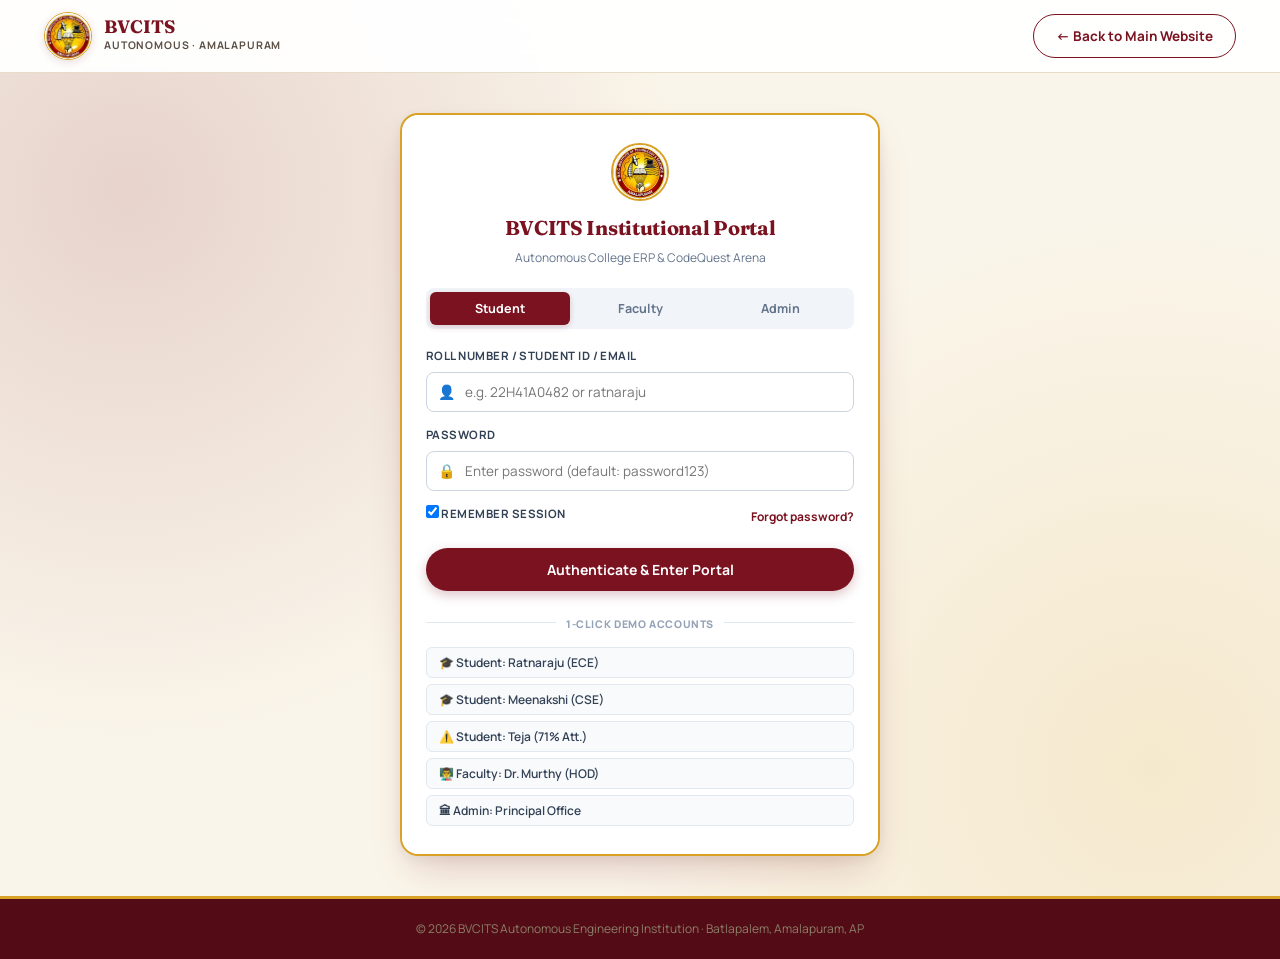
<file: public/faculty-dashboard.html>
<!DOCTYPE html>
<html lang="en">
<head>
  <meta charset="UTF-8">
  <meta name="viewport" content="width=device-width, initial-scale=1.0">
  <title>Faculty Portal — BVCITS Autonomous ERP</title>
  <link rel="preconnect" href="https://fonts.googleapis.com">
  <link rel="preconnect" href="https://fonts.gstatic.com" crossorigin>
  <link href="https://fonts.googleapis.com/css2?family=Fraunces:ital,opsz,wght@0,9..144,400;0,9..144,600;0,9..144,700;1,9..144,400;1,9..144,600&family=Manrope:wght@400;500;600;700;800&display=swap" rel="stylesheet">
  <link rel="stylesheet" href="css/styles.css">
  <link rel="stylesheet" href="css/portal.css">
  <script>
    (function () {
      try {
        var sKey = 'BVCITS_AUTH_SESSION_V2';
        var raw = sessionStorage.getItem(sKey) || localStorage.getItem(sKey);
        if (!raw) {
          window.location.replace('portal-login.html');
        } else {
          var user = JSON.parse(raw);
          if (!user || (user.role !== 'faculty' && user.role !== 'admin')) {
            window.location.replace('portal-login.html');
          }
        }
      } catch (e) {
        window.location.replace('portal-login.html');
      }
    })();
  </script>
</head>
<body class="portal-body">

  <div class="portal-wrapper">
    <!-- ==================== Faculty Sidebar ==================== -->
    <aside class="portal-sidebar">
      <div class="sidebar-header">
        <img src="images/bvcits_seal.jpg" alt="BVCITS Emblem" class="sidebar-logo">
        <div class="sidebar-brand-text">
          <div class="brand-title">BVCITS ERP</div>
          <div class="brand-subtitle">Faculty Console</div>
          <span class="sidebar-role-pill">Faculty</span>
        </div>
      </div>

      <nav class="sidebar-nav">
        <div class="nav-section-label">Academic Management</div>
        <a class="sidebar-link active" data-view="dashboard">
          <span class="icon">📊</span>
          <span>Dashboard</span>
        </a>
        <a class="sidebar-link" data-view="students">
          <span class="icon">👥</span>
          <span>Students</span>
        </a>
        <a class="sidebar-link" data-view="attendance">
          <span class="icon">📅</span>
          <span>Attendance</span>
        </a>
        <a class="sidebar-link" data-view="marks">
          <span class="icon">📈</span>
          <span>Performance</span>
        </a>
        <a class="sidebar-link" data-view="assignments">
          <span class="icon">📝</span>
          <span>Assignments</span>
        </a>
        <a class="sidebar-link" data-view="exams">
          <span class="icon">📅</span>
          <span>Exams</span>
        </a>

        <div class="nav-section-label">CodeQuest Arena</div>
        <a class="sidebar-link" data-view="questions" style="color:var(--portal-gold-light); font-weight:700;">
          <span class="icon">⚔️</span>
          <span>Coding Questions</span>
        </a>
        <a class="sidebar-link" data-view="submissions">
          <span class="icon">💻</span>
          <span>Coding Submissions</span>
        </a>

        <div class="nav-section-label">Communication &amp; Profile</div>
        <a class="sidebar-link" data-view="announcements">
          <span class="icon">📢</span>
          <span>Announcements</span>
        </a>
        <a class="sidebar-link" data-view="notifications">
          <span class="icon">🔔</span>
          <span>Notifications</span>
          <span class="badge-count" id="facultyNotifBadge">3</span>
        </a>
        <a class="sidebar-link" data-view="profile">
          <span class="icon">👤</span>
          <span>My Profile</span>
        </a>
      </nav>

      <div class="sidebar-footer">
        <button type="button" class="sidebar-logout-btn logout-trigger">
          <span>🚪</span>
          <span>Logout Portal</span>
        </button>
      </div>
    </aside>

    <!-- ==================== Faculty Main Content ==================== -->
    <main class="portal-main">
      <header class="portal-topbar">
        <div class="topbar-left">
          <button class="mobile-sidebar-toggle" id="mobileSidebarToggle" aria-label="Toggle Menu">☰</button>
          <div class="topbar-title-box">
            <h1 id="pageTitle">Faculty Dashboard</h1>
            <div class="topbar-breadcrumbs">
              <span>BVCITS Faculty Portal</span> • <span id="currentBreadcrumb">Dashboard</span>
            </div>
          </div>
        </div>

        <div class="topbar-right">
          <div class="topbar-user" onclick="document.querySelector('.sidebar-link[data-view=\\'profile\\']').click();">
            <img src="images/bvcits_seal.jpg" alt="Faculty Avatar" class="user-avatar">
            <div class="user-info-text">
              <span class="user-name" id="topbarUserName">Dr. M. S. R. Murthy</span>
              <span class="user-sub" id="topbarUserRole">Professor &amp; HOD, CSE</span>
            </div>
          </div>
        </div>
      </header>

      <!-- View Containers -->
      <div class="portal-content">
        <div id="view-dashboard" class="portal-view active"></div>
        <div id="view-students" class="portal-view"></div>
        <div id="view-attendance" class="portal-view"></div>
        <div id="view-marks" class="portal-view"></div>
        <div id="view-assignments" class="portal-view"></div>
        <div id="view-exams" class="portal-view"></div>
        <div id="view-questions" class="portal-view"></div>
        <div id="view-submissions" class="portal-view"></div>
        <div id="view-announcements" class="portal-view"></div>
        <div id="view-notifications" class="portal-view"></div>
        <div id="view-profile" class="portal-view"></div>
      </div>
    </main>
  </div>

  <div class="portal-toast-container"></div>

  <!-- JavaScript Modules -->
  <script src="js/db.js"></script>
  <script src="js/auth.js"></script>
  <script src="js/profile-photos.js"></script>
  <script src="js/faculty-portal.js"></script>
</body>
</html>
</file>
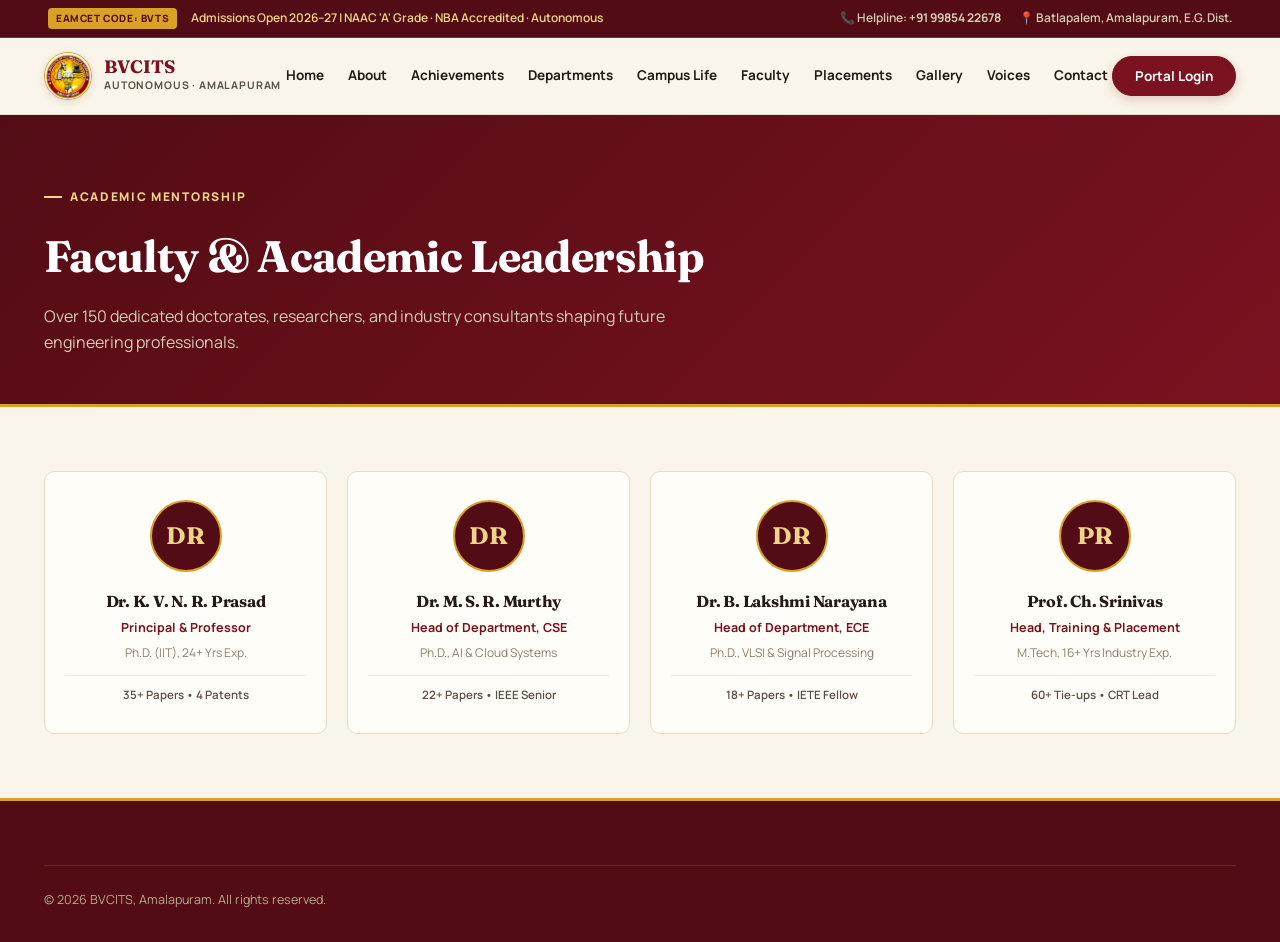
<file: public/faculty.html>
<!DOCTYPE html>
<html lang="en">
<head>
  <meta charset="UTF-8">
  <meta name="viewport" content="width=device-width, initial-scale=1.0">
  <title>Faculty Directory &amp; Leadership — BVCITS Amalapuram</title>
  <link rel="preconnect" href="https://fonts.googleapis.com">
  <link rel="preconnect" href="https://fonts.gstatic.com" crossorigin>
  <link href="https://fonts.googleapis.com/css2?family=Fraunces:ital,opsz,wght@0,9..144,400;0,9..144,600;0,9..144,700;1,9..144,400;1,9..144,600&family=Manrope:wght@400;500;600;700;800&display=swap" rel="stylesheet">
  <link rel="stylesheet" href="css/styles.css">
</head>
<body>

  <div class="top-bar">
    <div class="wrap">
      <div class="top-bar-left">
        <span class="top-badge">EAMCET CODE: BVTS</span>
        <span>Admissions Open 2026–27 | NAAC 'A' Grade · NBA Accredited · Autonomous</span>
      </div>
      <div class="top-bar-right">
        <span>📞 Helpline: <strong>+91 99854 22678</strong></span>
        <a href="contact.html">📍 Batlapalem, Amalapuram, E.G. Dist.</a>
      </div>
    </div>
  </div>

  <header id="mainHeader">
    <div class="nav">
      <a class="brand" href="index.html">
        <div class="brand-seal-wrap">
          <img src="images/bvcits_seal.jpg" alt="BVCITS Logo">
        </div>
        <div class="brand-text">
          <div class="name">BVCITS</div>
          <div class="sub">Autonomous · Amalapuram</div>
        </div>
      </a>
      
      <nav class="links">
        <a href="index.html">Home</a>
        <a href="about.html">About</a>
        <a href="achievements.html">Achievements</a>
        <a href="departments.html">Departments</a>
        <a href="campus-life.html">Campus Life</a>
        <a class="active" href="faculty.html">Faculty</a>
        <a href="placements.html">Placements</a>
        <a href="gallery.html">Gallery</a>
        <a href="testimonials.html">Voices</a>
        <a href="contact.html">Contact</a>
      </nav>

      <div class="nav-actions">
        <button class="cta-btn" id="navLoginBtn">Portal Login</button>
        <button class="menu-toggle" aria-label="Menu">☰</button>
      </div>
    </div>
  </header>

  <section style="background:linear-gradient(135deg, #530C15 0%, #7A1220 100%); color:#fff; padding:64px 0 48px; border-bottom:3px solid var(--gold);">
    <div class="wrap">
      <span class="eyebrow gold">Academic Mentorship</span>
      <h1 class="display" style="color:#fff; font-size:44px; margin-top:6px;">Faculty &amp; Academic Leadership</h1>
      <p style="color:#D8CBB8; font-size:16px; max-width:640px; margin-top:10px;">
        Over 150 dedicated doctorates, researchers, and industry consultants shaping future engineering professionals.
      </p>
    </div>
  </section>

  <section style="background:var(--cream); padding:64px 0;">
    <div class="wrap">
      <div class="faculty-grid">
        <div class="faculty-card">
          <div class="faculty-avatar">DR</div>
          <h4 class="faculty-name">Dr. K. V. N. R. Prasad</h4>
          <div class="faculty-role">Principal &amp; Professor</div>
          <div class="faculty-dept">Ph.D. (IIT), 24+ Yrs Exp.</div>
          <div class="faculty-badge-list"><span>35+ Papers</span> • <span>4 Patents</span></div>
        </div>

        <div class="faculty-card">
          <div class="faculty-avatar">DR</div>
          <h4 class="faculty-name">Dr. M. S. R. Murthy</h4>
          <div class="faculty-role">Head of Department, CSE</div>
          <div class="faculty-dept">Ph.D., AI &amp; Cloud Systems</div>
          <div class="faculty-badge-list"><span>22+ Papers</span> • <span>IEEE Senior</span></div>
        </div>

        <div class="faculty-card">
          <div class="faculty-avatar">DR</div>
          <h4 class="faculty-name">Dr. B. Lakshmi Narayana</h4>
          <div class="faculty-role">Head of Department, ECE</div>
          <div class="faculty-dept">Ph.D., VLSI &amp; Signal Processing</div>
          <div class="faculty-badge-list"><span>18+ Papers</span> • <span>IETE Fellow</span></div>
        </div>

        <div class="faculty-card">
          <div class="faculty-avatar">PR</div>
          <h4 class="faculty-name">Prof. Ch. Srinivas</h4>
          <div class="faculty-role">Head, Training &amp; Placement</div>
          <div class="faculty-dept">M.Tech, 16+ Yrs Industry Exp.</div>
          <div class="faculty-badge-list"><span>60+ Tie-ups</span> • <span>CRT Lead</span></div>
        </div>
      </div>
    </div>
  </section>

  <footer>
    <div class="wrap">
      <div class="footer-bottom">
        <span>© 2026 BVCITS, Amalapuram. All rights reserved.</span>
      </div>
    </div>
  </footer>

  <div class="modal-veil" id="veil">
    <div class="modal">
      <button class="close" id="modalCloseBtn">✕</button>
      <div id="modalBody"></div>
    </div>
  </div>

  <script src="js/db.js"></script>
  <script src="js/auth.js"></script>
  <script src="js/main.js"></script>
</body>
</html>
</file>
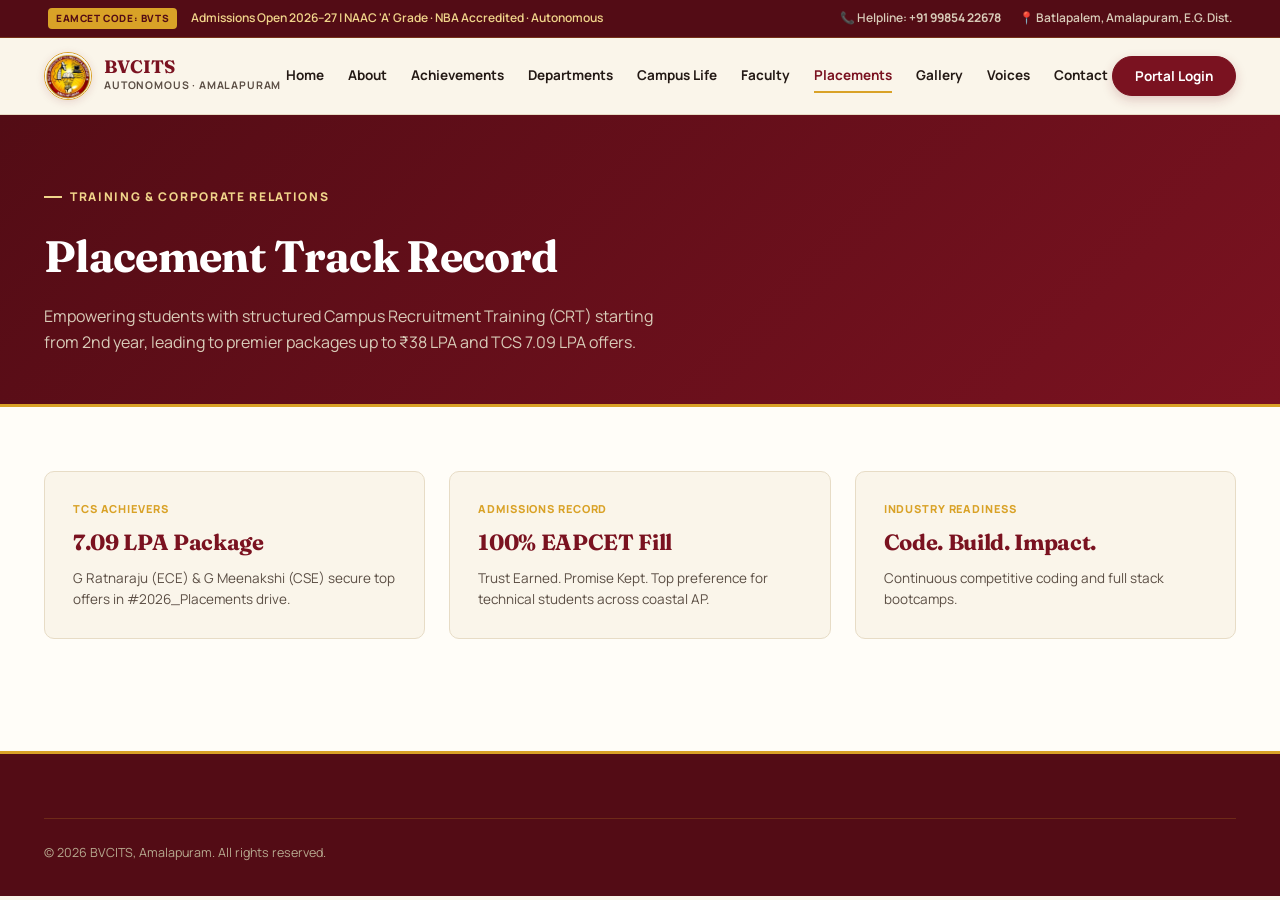
<file: public/placements.html>
<!DOCTYPE html>
<html lang="en">
<head>
  <meta charset="UTF-8">
  <meta name="viewport" content="width=device-width, initial-scale=1.0">
  <title>Placements &amp; Corporate Relations — BVCITS Amalapuram</title>
  <link rel="preconnect" href="https://fonts.googleapis.com">
  <link rel="preconnect" href="https://fonts.gstatic.com" crossorigin>
  <link href="https://fonts.googleapis.com/css2?family=Fraunces:ital,opsz,wght@0,9..144,400;0,9..144,600;0,9..144,700;1,9..144,400;1,9..144,600&family=Manrope:wght@400;500;600;700;800&display=swap" rel="stylesheet">
  <link rel="stylesheet" href="css/styles.css">
</head>
<body>

  <div class="top-bar">
    <div class="wrap">
      <div class="top-bar-left">
        <span class="top-badge">EAMCET CODE: BVTS</span>
        <span>Admissions Open 2026–27 | NAAC 'A' Grade · NBA Accredited · Autonomous</span>
      </div>
      <div class="top-bar-right">
        <span>📞 Helpline: <strong>+91 99854 22678</strong></span>
        <a href="contact.html">📍 Batlapalem, Amalapuram, E.G. Dist.</a>
      </div>
    </div>
  </div>

  <header id="mainHeader">
    <div class="nav">
      <a class="brand" href="index.html">
        <div class="brand-seal-wrap">
          <img src="images/bvcits_seal.jpg" alt="BVCITS Logo">
        </div>
        <div class="brand-text">
          <div class="name">BVCITS</div>
          <div class="sub">Autonomous · Amalapuram</div>
        </div>
      </a>
      
      <nav class="links">
        <a href="index.html">Home</a>
        <a href="about.html">About</a>
        <a href="achievements.html">Achievements</a>
        <a href="departments.html">Departments</a>
        <a href="campus-life.html">Campus Life</a>
        <a href="faculty.html">Faculty</a>
        <a class="active" href="placements.html">Placements</a>
        <a href="gallery.html">Gallery</a>
        <a href="testimonials.html">Voices</a>
        <a href="contact.html">Contact</a>
      </nav>

      <div class="nav-actions">
        <button class="cta-btn" id="navLoginBtn">Portal Login</button>
        <button class="menu-toggle" aria-label="Menu">☰</button>
      </div>
    </div>
  </header>

  <section style="background:linear-gradient(135deg, #530C15 0%, #7A1220 100%); color:#fff; padding:64px 0 48px; border-bottom:3px solid var(--gold);">
    <div class="wrap">
      <span class="eyebrow gold">Training &amp; Corporate Relations</span>
      <h1 class="display" style="color:#fff; font-size:44px; margin-top:6px;">Placement Track Record</h1>
      <p style="color:#D8CBB8; font-size:16px; max-width:640px; margin-top:10px;">
        Empowering students with structured Campus Recruitment Training (CRT) starting from 2nd year, leading to premier packages up to ₹38 LPA and TCS 7.09 LPA offers.
      </p>
    </div>
  </section>

  <section class="recruiters" style="padding:64px 0;">
    <div class="wrap">
      <div class="highlight-row">
        <div class="h-card">
          <div class="tag">TCS Achievers</div>
          <h3>7.09 LPA Package</h3>
          <p>G Ratnaraju (ECE) &amp; G Meenakshi (CSE) secure top offers in #2026_Placements drive.</p>
        </div>
        <div class="h-card">
          <div class="tag">Admissions Record</div>
          <h3>100% EAPCET Fill</h3>
          <p>Trust Earned. Promise Kept. Top preference for technical students across coastal AP.</p>
        </div>
        <div class="h-card">
          <div class="tag">Industry Readiness</div>
          <h3>Code. Build. Impact.</h3>
          <p>Continuous competitive coding and full stack bootcamps.</p>
        </div>
      </div>
    </div>
  </section>

  <footer>
    <div class="wrap">
      <div class="footer-bottom">
        <span>© 2026 BVCITS, Amalapuram. All rights reserved.</span>
      </div>
    </div>
  </footer>

  <div class="modal-veil" id="veil">
    <div class="modal">
      <button class="close" id="modalCloseBtn">✕</button>
      <div id="modalBody"></div>
    </div>
  </div>

  <script src="js/db.js"></script>
  <script src="js/auth.js"></script>
  <script src="js/main.js"></script>
</body>
</html>
</file>
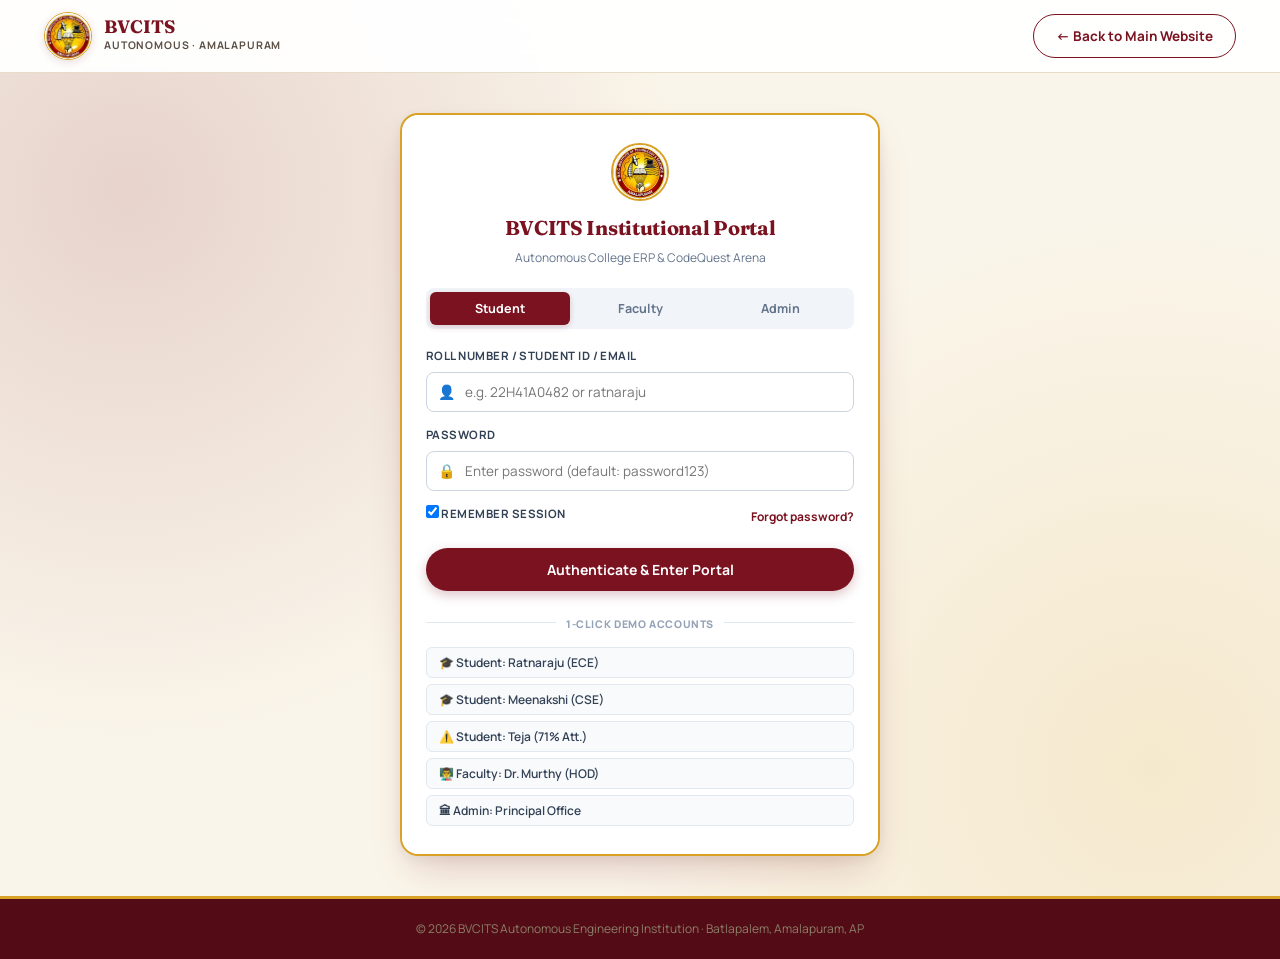
<file: public/portal-login.html>
<!DOCTYPE html>
<html lang="en">
<head>
  <meta charset="UTF-8">
  <meta name="viewport" content="width=device-width, initial-scale=1.0">
  <title>Portal Login — BVCITS College ERP &amp; CodeQuest Arena</title>
  <link rel="preconnect" href="https://fonts.googleapis.com">
  <link rel="preconnect" href="https://fonts.gstatic.com" crossorigin>
  <link href="https://fonts.googleapis.com/css2?family=Fraunces:ital,opsz,wght@0,9..144,400;0,9..144,600;0,9..144,700;1,9..144,400;1,9..144,600&family=Manrope:wght@400;500;600;700;800&display=swap" rel="stylesheet">
  <link rel="stylesheet" href="css/styles.css">
  <link rel="stylesheet" href="css/portal.css">
</head>
<body style="background: radial-gradient(circle at 10% 20%, rgba(122, 18, 32, 0.15), transparent 40%), radial-gradient(circle at 90% 80%, rgba(217, 162, 39, 0.15), transparent 40%), var(--cream); min-height:100vh; display:flex; flex-direction:column;">

  <!-- Header -->
  <header style="background:rgba(255,255,255,0.95); border-bottom:1px solid var(--line);">
    <div class="nav" style="padding:12px 24px;">
      <a class="brand" href="index.html">
        <div class="brand-seal-wrap">
          <img src="images/bvcits_seal.jpg" alt="BVCITS Logo">
        </div>
        <div class="brand-text">
          <div class="name">BVCITS</div>
          <div class="sub">Autonomous · Amalapuram</div>
        </div>
      </a>
      <a href="index.html" class="cta-btn ghost">← Back to Main Website</a>
    </div>
  </header>

  <!-- Centered Login Container -->
  <main style="flex-grow:1; display:flex; align-items:center; justify-content:center; padding:40px 20px;">
    <div style="max-width:480px; width:100%; box-shadow:var(--shadow-lg); border-radius:18px; border:2px solid var(--gold); overflow:hidden;">
      <div id="standaloneLoginContainer"></div>
    </div>
  </main>

  <footer style="padding:20px 0; text-align:center; font-size:12px; color:var(--ink-muted); background:var(--maroon-deep);">
    <div class="wrap">
      © 2026 BVCITS Autonomous Engineering Institution · Batlapalem, Amalapuram, AP
    </div>
  </footer>

  <script src="js/db.js"></script>
  <script src="js/auth.js"></script>
  <script>
    document.addEventListener('DOMContentLoaded', () => {
      // If already logged in, redirect to dashboard
      if (window.BVCITS_AUTH && window.BVCITS_AUTH.isLoggedIn()) {
        const role = window.BVCITS_AUTH.getUserRole();
        window.location.href = window.BVCITS_AUTH.getDashboardUrlForRole(role);
        return;
      }

      window.BVCITS_AUTH.renderLoginForm('standaloneLoginContainer', (result) => {
        window.location.href = result.redirectUrl;
      });
    });
  </script>
</body>
</html>
</file>
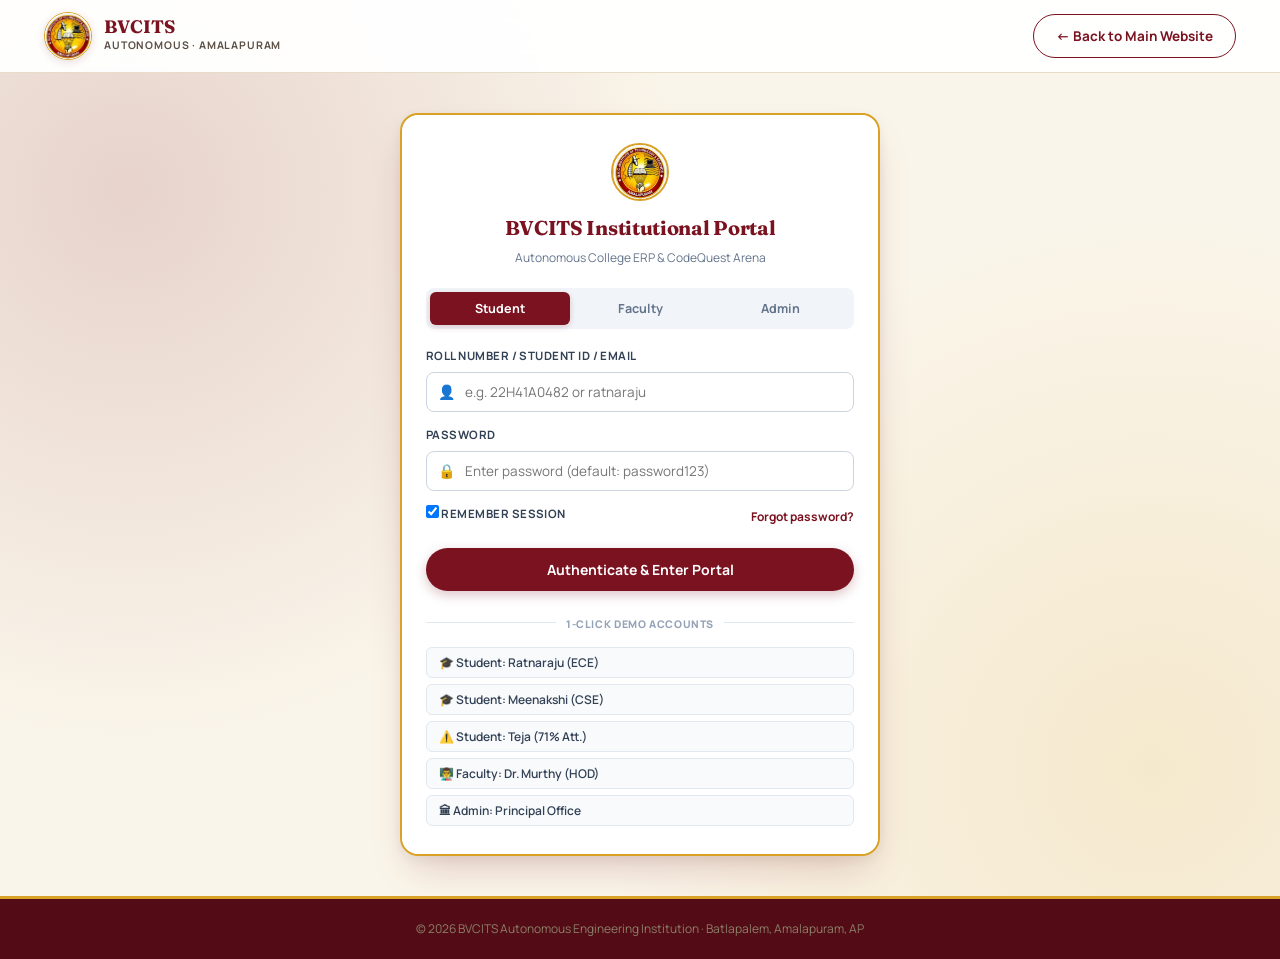
<file: public/student-dashboard.html>
<!DOCTYPE html>
<html lang="en">
<head>
  <meta charset="UTF-8">
  <meta name="viewport" content="width=device-width, initial-scale=1.0">
  <title>Student Portal — BVCITS Amalapuram</title>
  <link rel="preconnect" href="https://fonts.googleapis.com">
  <link rel="preconnect" href="https://fonts.gstatic.com" crossorigin>
  <link href="https://fonts.googleapis.com/css2?family=Fraunces:ital,opsz,wght@0,9..144,400;0,9..144,600;0,9..144,700;1,9..144,400;1,9..144,600&family=Manrope:wght@400;500;600;700;800&display=swap" rel="stylesheet">
  <link rel="stylesheet" href="css/styles.css">
  <link rel="stylesheet" href="css/portal.css">
  <script>
    (function () {
      try {
        var sKey = 'BVCITS_AUTH_SESSION_V2';
        var raw = sessionStorage.getItem(sKey) || localStorage.getItem(sKey);
        if (!raw) {
          window.location.replace('portal-login.html');
        } else {
          var user = JSON.parse(raw);
          if (!user || (user.role !== 'student' && user.role !== 'admin')) {
            window.location.replace('portal-login.html');
          }
        }
      } catch (e) {
        window.location.replace('portal-login.html');
      }
    })();
  </script>
</head>
<body class="portal-body">

  <div class="portal-wrapper">
    <!-- ==================== Sidebar Navigation ==================== -->
    <aside class="portal-sidebar">
      <div class="sidebar-header">
        <a href="index.html" style="display:flex; align-items:center; gap:12px; text-decoration:none; color:inherit;">
          <img src="images/bvcits_seal.jpg" alt="BVCITS Emblem" class="sidebar-logo">
          <div class="sidebar-brand-text">
            <div class="brand-title">BVCITS PORTAL</div>
            <div class="brand-subtitle">Autonomous ERP</div>
            <span class="sidebar-role-pill">Student</span>
          </div>
        </a>
      </div>

      <nav class="sidebar-nav">
        <div class="nav-section-label">Student Modules</div>
        <a class="sidebar-link active" data-view="dashboard">
          <span class="icon">📊</span>
          <span>Dashboard</span>
        </a>
        <a class="sidebar-link" data-view="attendance">
          <span class="icon">📅</span>
          <span>Attendance</span>
        </a>
        <a class="sidebar-link" data-view="performance">
          <span class="icon">📈</span>
          <span>Performance</span>
        </a>
        <a class="sidebar-link" data-view="cgpa">
          <span class="icon">🎓</span>
          <span>CGPA &amp; Credits</span>
        </a>
        <a class="sidebar-link" data-view="coding" style="color:var(--portal-gold-light); font-weight:700;">
          <span class="icon">⚔️</span>
          <span>Coding Practice</span>
          <span class="badge-count" style="background:#EF4444; color:#fff;">Arena</span>
        </a>
        <a class="sidebar-link" data-view="timetable">
          <span class="icon">🗓️</span>
          <span>Timetable</span>
        </a>
        <a class="sidebar-link" data-view="notifications">
          <span class="icon">🔔</span>
          <span>Notifications</span>
          <span class="badge-count" id="sidebarNotifBadge">4</span>
        </a>
        <a class="sidebar-link" data-view="profile">
          <span class="icon">👤</span>
          <span>My Profile</span>
        </a>
      </nav>

      <div class="sidebar-footer">
        <button type="button" class="sidebar-logout-btn logout-trigger" id="sidebarLogoutBtn">
          <span>🚪</span>
          <span>Logout Portal</span>
        </button>
      </div>
    </aside>

    <!-- ==================== Main Portal Content ==================== -->
    <main class="portal-main">
      <!-- Topbar Header -->
      <header class="portal-topbar">
        <div class="topbar-left">
          <button class="mobile-sidebar-toggle" id="mobileSidebarToggle" aria-label="Toggle Menu">☰</button>
          <div class="topbar-title-box">
            <h1 id="pageTitle">Student Dashboard</h1>
            <div class="topbar-breadcrumbs">
              <span>BVCITS Student Portal</span> • <span id="currentBreadcrumb">Dashboard</span>
            </div>
          </div>
        </div>

        <div class="topbar-right">
          <!-- Quick Stat Pills -->
          <div class="quick-stats-pills">
            <div class="stat-pill" id="topbarAttendancePill">
              <span>📊 Att: <strong>88.6%</strong></span>
            </div>
            <div class="stat-pill" id="topbarCgpaPill">
              <span>⭐ CGPA: <strong>8.72</strong></span>
            </div>
            <div class="stat-pill xp-pill" id="topbarXpPill">
              <span>⚡ <strong>1,240 XP</strong></span>
            </div>
          </div>

          <!-- Notification Bell -->
          <div style="position:relative;">
            <button class="notification-bell-btn" id="notificationBellBtn" aria-label="Notifications">
              <span>🔔</span>
              <span class="notification-badge" id="notificationBadge">2</span>
            </button>
            <div class="notification-dropdown" id="notificationDropdown">
              <div class="notification-header">
                <span>Recent Alerts &amp; Notices</span>
                <span style="font-size:11px; cursor:pointer; color:var(--portal-gold-light);" onclick="document.querySelector('.sidebar-link[data-view=\'notifications\']').click();">View All</span>
              </div>
              <div class="notification-list" id="dropdownNotifList">
                <!-- Injected dynamically by student-portal.js -->
              </div>
            </div>
          </div>

          <!-- User Profile Quick Widget -->
          <div class="topbar-user" id="topbarUserWidget" onclick="document.querySelector('.sidebar-link[data-view=\'profile\']').click();" title="View Student Profile">
            <img src="images/tcs_achievers_7lpa.jpg" alt="Student Avatar" class="user-avatar" id="topbarAvatar">
            <div class="user-info-text">
              <span class="user-name" id="topbarUserName">G. Ratnaraju</span>
              <span class="user-sub" id="topbarUserRole">ECE • 22H41A0482</span>
            </div>
          </div>

          <!-- Direct Topbar Logout Button -->
          <button type="button" class="portal-btn outline sm logout-trigger" title="Logout" style="padding:6px 12px; font-size:12px;">
            <span>🚪 Logout</span>
          </button>
        </div>
      </header>

      <!-- Views Container -->
      <div class="portal-content">
        <!-- 1. Student Dashboard -->
        <div id="view-dashboard" class="portal-view active"></div>

        <!-- 2. Attendance -->
        <div id="view-attendance" class="portal-view"></div>

        <!-- 3. Performance -->
        <div id="view-performance" class="portal-view"></div>

        <!-- 4. CGPA -->
        <div id="view-cgpa" class="portal-view"></div>

        <!-- 5. Coding Practice -->
        <div id="view-coding" class="portal-view"></div>

        <!-- 6. Timetable -->
        <div id="view-timetable" class="portal-view"></div>

        <!-- 7. Notifications -->
        <div id="view-notifications" class="portal-view"></div>

        <!-- 8. Profile -->
        <div id="view-profile" class="portal-view"></div>
      </div>
    </main>
  </div>

  <!-- Notification Detail Modal -->
  <div class="modal-veil" id="notifDetailModalVeil">
    <div class="modal" style="max-width:560px;">
      <button class="close" id="notifModalCloseBtn">✕</button>
      <div id="notifModalBody"></div>
    </div>
  </div>

  <!-- Toast Container -->
  <div class="portal-toast-container"></div>

  <!-- JavaScript Modules -->
  <script src="js/db.js"></script>
  <script src="js/auth.js"></script>
  <script src="js/profile-photos.js"></script>
  <script src="js/code-runner.js"></script>
  <script src="js/student-portal.js"></script>
</body>
</html>
</file>
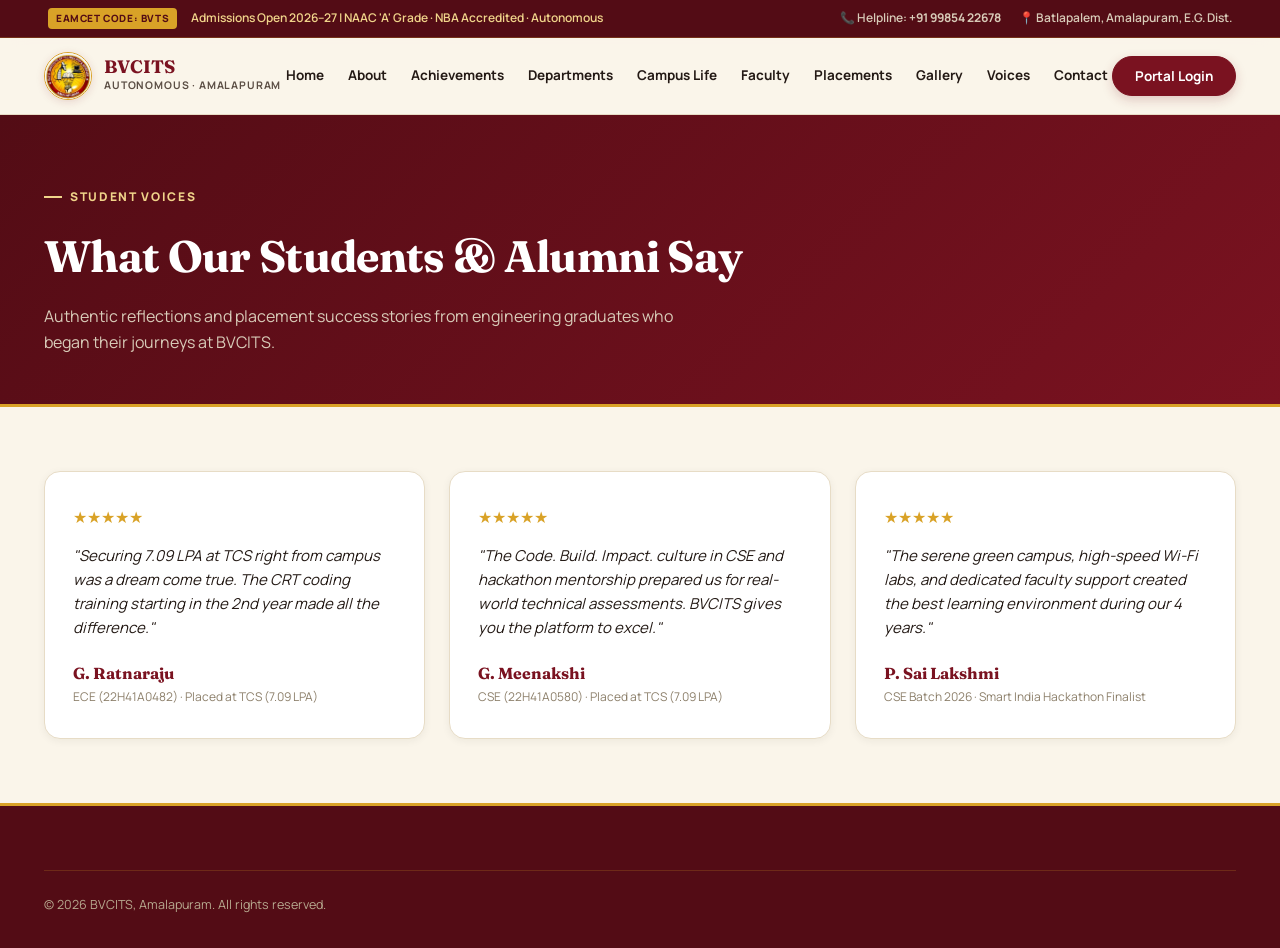
<file: public/testimonials.html>
<!DOCTYPE html>
<html lang="en">
<head>
  <meta charset="UTF-8">
  <meta name="viewport" content="width=device-width, initial-scale=1.0">
  <title>Student Voices &amp; Testimonials — BVCITS Amalapuram</title>
  <link rel="preconnect" href="https://fonts.googleapis.com">
  <link rel="preconnect" href="https://fonts.gstatic.com" crossorigin>
  <link href="https://fonts.googleapis.com/css2?family=Fraunces:ital,opsz,wght@0,9..144,400;0,9..144,600;0,9..144,700;1,9..144,400;1,9..144,600&family=Manrope:wght@400;500;600;700;800&display=swap" rel="stylesheet">
  <link rel="stylesheet" href="css/styles.css">
</head>
<body>

  <div class="top-bar">
    <div class="wrap">
      <div class="top-bar-left">
        <span class="top-badge">EAMCET CODE: BVTS</span>
        <span>Admissions Open 2026–27 | NAAC 'A' Grade · NBA Accredited · Autonomous</span>
      </div>
      <div class="top-bar-right">
        <span>📞 Helpline: <strong>+91 99854 22678</strong></span>
        <a href="contact.html">📍 Batlapalem, Amalapuram, E.G. Dist.</a>
      </div>
    </div>
  </div>

  <header id="mainHeader">
    <div class="nav">
      <a class="brand" href="index.html">
        <div class="brand-seal-wrap">
          <img src="images/bvcits_seal.jpg" alt="BVCITS Logo">
        </div>
        <div class="brand-text">
          <div class="name">BVCITS</div>
          <div class="sub">Autonomous · Amalapuram</div>
        </div>
      </a>
      
      <nav class="links">
        <a href="index.html">Home</a>
        <a href="about.html">About</a>
        <a href="achievements.html">Achievements</a>
        <a href="departments.html">Departments</a>
        <a href="campus-life.html">Campus Life</a>
        <a href="faculty.html">Faculty</a>
        <a href="placements.html">Placements</a>
        <a href="gallery.html">Gallery</a>
        <a class="active" href="testimonials.html">Voices</a>
        <a href="contact.html">Contact</a>
      </nav>

      <div class="nav-actions">
        <button class="cta-btn" id="navLoginBtn">Portal Login</button>
        <button class="menu-toggle" aria-label="Menu">☰</button>
      </div>
    </div>
  </header>

  <section style="background:linear-gradient(135deg, #530C15 0%, #7A1220 100%); color:#fff; padding:64px 0 48px; border-bottom:3px solid var(--gold);">
    <div class="wrap">
      <span class="eyebrow gold">Student Voices</span>
      <h1 class="display" style="color:#fff; font-size:44px; margin-top:6px;">What Our Students &amp; Alumni Say</h1>
      <p style="color:#D8CBB8; font-size:16px; max-width:640px; margin-top:10px;">
        Authentic reflections and placement success stories from engineering graduates who began their journeys at BVCITS.
      </p>
    </div>
  </section>

  <section class="testi" style="padding:64px 0; background:var(--cream);">
    <div class="wrap">
      <div class="testi-track" style="grid-template-columns:repeat(3, 1fr);">
        <div class="testi-card" style="background:#fff; border:1px solid var(--line); box-shadow:var(--shadow-sm);">
          <div class="stars" style="color:var(--gold);">★★★★★</div>
          <p class="quote" style="color:var(--ink);">"Securing 7.09 LPA at TCS right from campus was a dream come true. The CRT coding training starting in the 2nd year made all the difference."</p>
          <div>
            <div class="who" style="color:var(--maroon);">G. Ratnaraju</div>
            <div class="who-meta" style="color:var(--ink-muted);">ECE (22H41A0482) · Placed at TCS (7.09 LPA)</div>
          </div>
        </div>

        <div class="testi-card" style="background:#fff; border:1px solid var(--line); box-shadow:var(--shadow-sm);">
          <div class="stars" style="color:var(--gold);">★★★★★</div>
          <p class="quote" style="color:var(--ink);">"The Code. Build. Impact. culture in CSE and hackathon mentorship prepared us for real-world technical assessments. BVCITS gives you the platform to excel."</p>
          <div>
            <div class="who" style="color:var(--maroon);">G. Meenakshi</div>
            <div class="who-meta" style="color:var(--ink-muted);">CSE (22H41A0580) · Placed at TCS (7.09 LPA)</div>
          </div>
        </div>

        <div class="testi-card" style="background:#fff; border:1px solid var(--line); box-shadow:var(--shadow-sm);">
          <div class="stars" style="color:var(--gold);">★★★★★</div>
          <p class="quote" style="color:var(--ink);">"The serene green campus, high-speed Wi-Fi labs, and dedicated faculty support created the best learning environment during our 4 years."</p>
          <div>
            <div class="who" style="color:var(--maroon);">P. Sai Lakshmi</div>
            <div class="who-meta" style="color:var(--ink-muted);">CSE Batch 2026 · Smart India Hackathon Finalist</div>
          </div>
        </div>
      </div>
    </div>
  </section>

  <footer>
    <div class="wrap">
      <div class="footer-bottom">
        <span>© 2026 BVCITS, Amalapuram. All rights reserved.</span>
      </div>
    </div>
  </footer>

  <div class="modal-veil" id="veil">
    <div class="modal">
      <button class="close" id="modalCloseBtn">✕</button>
      <div id="modalBody"></div>
    </div>
  </div>

  <script src="js/db.js"></script>
  <script src="js/auth.js"></script>
  <script src="js/main.js"></script>
</body>
</html>
</file>
<file: public/css/styles.css>
/* ==========================================================================
   BVCITS (Bonam Venkata Chalamayya Institute of Technology & Science)
   Core Design System & Theme Stylesheet
   Palette: Godavari Delta Heritage (Royal Maroon, Gold, Cream, Paper, Ink, Teal)
   ========================================================================== */

:root {
  --maroon: #7A1220;
  --maroon-deep: #530C15;
  --maroon-light: #9B1B2C;
  --gold: #D9A227;
  --gold-soft: #F0D48A;
  --gold-light: #FBF4DE;
  --cream: #FAF5EA;
  --paper: #FFFDF8;
  --ink: #241A15;
  --ink-soft: #5B4E44;
  --ink-muted: #8C7F6A;
  --teal: #0F6B62;
  --teal-soft: #E6F3F1;
  --line: #E7DCC6;
  --line-light: rgba(231, 220, 198, 0.5);
  
  --shadow-sm: 0 2px 8px rgba(36, 26, 21, 0.06);
  --shadow-md: 0 8px 24px -4px rgba(122, 18, 32, 0.12), 0 2px 6px rgba(36, 26, 21, 0.04);
  --shadow-lg: 0 20px 40px -12px rgba(122, 18, 32, 0.22), 0 4px 12px rgba(36, 26, 21, 0.06);
  --shadow-glow: 0 0 25px rgba(217, 162, 39, 0.35);

  --ease-spring: cubic-bezier(0.16, 1, 0.3, 1);
  --ease-smooth: cubic-bezier(0.4, 0, 0.2, 1);
  
  --radius-sm: 6px;
  --radius-md: 10px;
  --radius-lg: 16px;
  --radius-full: 9999px;
  --container-max: 1240px;
}

/* ---------- Global Reset & Base ---------- */
*, *::before, *::after {
  box-sizing: border-box;
  margin: 0;
  padding: 0;
}

html {
  scroll-behavior: smooth;
  scroll-padding-top: 80px;
}

body {
  font-family: 'Manrope', -apple-system, BlinkMacSystemFont, 'Segoe UI', Roboto, sans-serif;
  background-color: var(--cream);
  color: var(--ink);
  line-height: 1.65;
  overflow-x: hidden;
  -webkit-font-smoothing: antialiased;
  -moz-osx-font-smoothing: grayscale;
}

h1, h2, h3, h4, .display-font {
  font-family: 'Fraunces', Georgia, serif;
  letter-spacing: -0.015em;
}

a {
  color: inherit;
  text-decoration: none;
  transition: color 0.25s var(--ease-smooth);
}

img {
  max-width: 100%;
  height: auto;
  display: block;
}

button, input, select, textarea {
  font-family: inherit;
}

.wrap {
  max-width: var(--container-max);
  margin: 0 auto;
  padding: 0 24px;
}

.eyebrow {
  display: inline-flex;
  align-items: center;
  gap: 8px;
  font-size: 12px;
  letter-spacing: 0.14em;
  text-transform: uppercase;
  font-weight: 800;
  color: var(--maroon);
  margin-bottom: 8px;
}

.eyebrow::before {
  content: "";
  display: inline-block;
  width: 18px;
  height: 2px;
  background: var(--gold);
}

.eyebrow.gold {
  color: var(--gold-soft);
}
.eyebrow.gold::before {
  background: var(--gold-soft);
}

section {
  padding: 96px 0;
  position: relative;
}

@media (max-width: 860px) {
  section {
    padding: 64px 0;
  }
}

/* ---------- Preloader ---------- */
#preloader {
  position: fixed;
  inset: 0;
  background: var(--maroon-deep);
  z-index: 9999;
  display: flex;
  align-items: center;
  justify-content: center;
  overflow: hidden;
  transition: opacity 0.6s var(--ease-smooth), visibility 0.6s;
}

#preloader.fade-out {
  opacity: 0;
  visibility: hidden;
  pointer-events: none;
}

.preloader-bg {
  position: absolute;
  inset: 0;
  background-image: url('../images/campus_aerial_100percent.jpg');
  background-size: cover;
  background-position: center;
  animation: preloaderZoom 9s ease-in-out infinite alternate;
}

.preloader-overlay {
  position: absolute;
  inset: 0;
  background: radial-gradient(circle at 50% 42%, rgba(83, 12, 21, 0.55) 0%, rgba(83, 12, 21, 0.86) 55%, rgba(36, 8, 13, 0.96) 100%);
}

.preloader-content {
  position: relative;
  z-index: 1;
  display: flex;
  flex-direction: column;
  align-items: center;
  gap: 20px;
  max-width: 340px;
  padding: 32px;
  text-align: center;
  animation: preloaderIn 0.9s var(--ease-spring) both;
}

.preloader-seal {
  position: relative;
  width: 112px;
  height: 112px;
  display: flex;
  align-items: center;
  justify-content: center;
}

.preloader-seal img {
  width: 84px;
  height: 84px;
  border-radius: 50%;
  object-fit: cover;
  box-shadow: 0 0 0 4px rgba(250, 245, 234, 0.14), 0 10px 30px rgba(0, 0, 0, 0.4);
}

.preloader-ring {
  position: absolute;
  inset: 0;
  width: 112px;
  height: 112px;
  animation: spin 2.4s linear infinite;
}

.preloader-ring-track {
  fill: none;
  stroke: rgba(240, 212, 138, 0.18);
  stroke-width: 3;
}

.preloader-ring-fill {
  fill: none;
  stroke: var(--gold);
  stroke-width: 3;
  stroke-linecap: round;
  stroke-dasharray: 180 289;
  filter: drop-shadow(0 0 6px rgba(217, 162, 39, 0.65));
}

.preloader-text {
  font-family: 'Fraunces', serif;
  font-size: 18px;
  font-weight: 600;
  color: var(--paper);
  letter-spacing: 0.08em;
  text-transform: uppercase;
}

.preloader-quote {
  font-family: 'Fraunces', serif;
  font-style: italic;
  font-size: 15px;
  font-weight: 500;
  color: var(--gold-soft);
  letter-spacing: 0.01em;
  line-height: 1.5;
  opacity: 0;
  animation: preloaderQuoteIn 0.8s var(--ease-smooth) 0.35s forwards;
}

.preloader-bar-wrap {
  width: 200px;
  height: 3px;
  background: rgba(250, 245, 234, 0.16);
  border-radius: 999px;
  overflow: hidden;
}

.preloader-bar {
  height: 100%;
  width: 40%;
  background: linear-gradient(90deg, var(--gold), var(--gold-soft));
  border-radius: 999px;
  box-shadow: 0 0 8px rgba(217, 162, 39, 0.55);
  animation: preloaderSlide 1.4s ease-in-out infinite alternate;
}

@keyframes preloaderZoom {
  0% { transform: scale(1); }
  100% { transform: scale(1.12); }
}

@keyframes preloaderIn {
  from { opacity: 0; transform: translateY(14px); }
  to { opacity: 1; transform: translateY(0); }
}

@keyframes preloaderQuoteIn {
  from { opacity: 0; transform: translateY(6px); }
  to { opacity: 1; transform: translateY(0); }
}

@keyframes preloaderSlide {
  0% { transform: translateX(-100%); }
  100% { transform: translateX(250%); }
}

@keyframes spin {
  to { transform: rotate(360deg); }
}

/* ---------- Top Announcement Bar ---------- */
.top-bar {
  background: var(--maroon-deep);
  color: var(--gold-soft);
  font-size: 12px;
  font-weight: 600;
  padding: 8px 24px;
  border-bottom: 1px solid rgba(217, 162, 39, 0.25);
}

.top-bar .wrap {
  display: flex;
  align-items: center;
  justify-content: space-between;
  gap: 16px;
  flex-wrap: wrap;
}

.top-bar-left {
  display: flex;
  align-items: center;
  gap: 14px;
}

.top-badge {
  background: var(--gold);
  color: var(--maroon-deep);
  font-size: 10px;
  text-transform: uppercase;
  font-weight: 800;
  padding: 2px 8px;
  border-radius: 4px;
  letter-spacing: 0.06em;
}

.top-bar-right {
  display: flex;
  align-items: center;
  gap: 18px;
  color: #D8CBB8;
}

.top-bar-right a:hover {
  color: #fff;
}

/* ---------- Auto-Scrolling Placement Banner ---------- */
.placement-banner-bar {
  background: linear-gradient(135deg, #4A0B13 0%, #7A1220 50%, #530C15 100%);
  color: #fff;
  padding: 14px 0;
  position: relative;
  overflow: hidden;
  border-bottom: 2px solid var(--gold);
  box-shadow: 0 4px 18px rgba(122, 18, 32, 0.35);
}

.placement-banner-bar::before {
  content: "";
  position: absolute;
  inset: 0;
  background: radial-gradient(circle at 10% 50%, rgba(217, 162, 39, 0.15), transparent 40%),
              radial-gradient(circle at 90% 50%, rgba(15, 107, 98, 0.18), transparent 40%);
  pointer-events: none;
}

.placement-banner-header {
  display: flex;
  align-items: center;
  justify-content: space-between;
  margin-bottom: 10px;
}

.placement-title-box {
  display: flex;
  align-items: center;
  gap: 12px;
}

.placement-live-pill {
  display: inline-flex;
  align-items: center;
  gap: 6px;
  background: rgba(217, 162, 39, 0.2);
  border: 1px solid var(--gold);
  color: var(--gold-soft);
  padding: 4px 12px;
  border-radius: var(--radius-full);
  font-size: 11px;
  font-weight: 800;
  text-transform: uppercase;
  letter-spacing: 0.08em;
}

.pulse-dot {
  width: 7px;
  height: 7px;
  border-radius: 50%;
  background: #2ECC71;
  box-shadow: 0 0 8px #2ECC71;
  animation: pulseGreen 1.8s infinite;
}

@keyframes pulseGreen {
  0%, 100% { transform: scale(1); opacity: 1; }
  50% { transform: scale(1.4); opacity: 0.6; }
}

.placement-banner-title {
  font-family: 'Fraunces', serif;
  font-size: 17px;
  font-weight: 600;
  color: #fff;
}

.placement-highlight-tag {
  color: var(--gold-soft);
  font-weight: 700;
}

.placement-marquee-container {
  position: relative;
  width: 100%;
  overflow: hidden;
  mask-image: linear-gradient(to right, transparent, #000 4%, #000 96%, transparent);
  -webkit-mask-image: linear-gradient(to right, transparent, #000 4%, #000 96%, transparent);
}

.placement-marquee-track {
  display: flex;
  align-items: center;
  gap: 20px;
  width: max-content;
  animation: placementScroll 32s linear infinite;
  padding: 4px 0;
}

.placement-marquee-container:hover .placement-marquee-track {
  animation-play-state: paused;
}

@keyframes placementScroll {
  from { transform: translateX(0); }
  to { transform: translateX(-50%); }
}

.placed-student-card {
  display: flex;
  align-items: center;
  gap: 14px;
  background: rgba(255, 255, 255, 0.08);
  border: 1px solid rgba(240, 212, 138, 0.28);
  border-radius: 12px;
  padding: 8px 16px 8px 10px;
  backdrop-filter: blur(8px);
  transition: transform 0.25s var(--ease-spring), background 0.25s, border-color 0.25s;
  cursor: pointer;
  white-space: nowrap;
}

.placed-student-card:hover {
  transform: translateY(-3px) scale(1.02);
  background: rgba(255, 255, 255, 0.16);
  border-color: var(--gold);
}

.placed-student-avatar {
  width: 48px;
  height: 48px;
  border-radius: 50%;
  object-fit: cover;
  border: 2px solid var(--gold);
  box-shadow: 0 4px 10px rgba(0, 0, 0, 0.3);
  flex-shrink: 0;
}

.placed-student-info {
  display: flex;
  flex-direction: column;
}

.placed-student-name {
  font-size: 13.5px;
  font-weight: 700;
  color: #fff;
}

.placed-student-role {
  font-size: 11.5px;
  color: #D8CBB8;
}

.placed-student-badge {
  display: inline-flex;
  align-items: center;
  gap: 6px;
  margin-top: 2px;
}

.placed-package-pill {
  background: var(--gold);
  color: var(--maroon-deep);
  font-weight: 800;
  font-size: 11px;
  padding: 1px 8px;
  border-radius: 999px;
  letter-spacing: 0.02em;
}

.placed-company-tag {
  font-size: 11.5px;
  font-weight: 700;
  color: var(--gold-soft);
}

/* ---------- Sticky Navigation ---------- */
header {
  position: sticky;
  top: 0;
  z-index: 100;
  background: rgba(250, 245, 234, 0.94);
  backdrop-filter: blur(12px);
  -webkit-backdrop-filter: blur(12px);
  border-bottom: 1px solid var(--line);
  transition: box-shadow 0.3s ease, background 0.3s ease;
}

header.scrolled {
  background: rgba(255, 253, 248, 0.98);
  box-shadow: var(--shadow-sm);
}

.nav {
  display: flex;
  align-items: center;
  justify-content: space-between;
  padding: 14px 24px;
  max-width: var(--container-max);
  margin: 0 auto;
}

.brand {
  display: flex;
  align-items: center;
  gap: 12px;
  cursor: pointer;
}

.brand-seal-wrap {
  position: relative;
  width: 48px;
  height: 48px;
}

.brand-seal-wrap img {
  width: 48px;
  height: 48px;
  border-radius: 50%;
  object-fit: cover;
  border: 1.5px solid var(--gold);
  box-shadow: 0 2px 8px rgba(122, 18, 32, 0.15);
}

.brand-text .name {
  font-family: 'Fraunces', serif;
  font-weight: 700;
  font-size: 18px;
  line-height: 1.1;
  color: var(--maroon);
}

.brand-text .sub {
  font-size: 10.5px;
  letter-spacing: 0.08em;
  color: var(--ink-soft);
  text-transform: uppercase;
  font-weight: 700;
}

nav.links {
  display: flex;
  gap: 24px;
  align-items: center;
}

nav.links a {
  font-size: 13.5px;
  font-weight: 700;
  color: var(--ink);
  position: relative;
  padding: 6px 0;
}

nav.links a::after {
  content: "";
  position: absolute;
  left: 0;
  bottom: 0;
  width: 100%;
  height: 2px;
  background: var(--gold);
  transform: scaleX(0);
  transform-origin: right;
  transition: transform 0.3s var(--ease-spring);
}

nav.links a:hover::after,
nav.links a.active::after {
  transform: scaleX(1);
  transform-origin: left;
}

nav.links a.active {
  color: var(--maroon);
}

.nav-actions {
  display: flex;
  align-items: center;
  gap: 12px;
}

.cta-btn {
  display: inline-flex;
  align-items: center;
  justify-content: center;
  gap: 8px;
  background: var(--maroon);
  color: #fff;
  padding: 10px 22px;
  border-radius: var(--radius-full);
  font-size: 13.5px;
  font-weight: 700;
  border: 1px solid var(--maroon);
  cursor: pointer;
  transition: all 0.25s var(--ease-smooth);
  box-shadow: 0 4px 12px rgba(122, 18, 32, 0.2);
}

.cta-btn:hover {
  background: var(--maroon-deep);
  border-color: var(--maroon-deep);
  transform: translateY(-2px);
  box-shadow: 0 6px 16px rgba(122, 18, 32, 0.3);
}

.cta-btn.gold-btn {
  background: var(--gold);
  color: var(--maroon-deep);
  border-color: var(--gold);
  box-shadow: 0 4px 14px rgba(217, 162, 39, 0.3);
}

.cta-btn.gold-btn:hover {
  background: #C4901F;
  border-color: #C4901F;
  color: #fff;
}

.cta-btn.ghost {
  background: transparent;
  color: var(--maroon);
  box-shadow: none;
}

.cta-btn.ghost:hover {
  background: var(--maroon);
  color: #fff;
}

.menu-toggle {
  display: none;
  background: none;
  border: none;
  font-size: 26px;
  cursor: pointer;
  color: var(--maroon);
  padding: 4px;
}

/* ---------- Hero Section ---------- */
.hero {
  padding: 80px 0 60px;
  position: relative;
  overflow: hidden;
  background: radial-gradient(circle at 85% 20%, rgba(240, 212, 138, 0.3), transparent 60%),
              radial-gradient(circle at 10% 80%, rgba(15, 107, 98, 0.08), transparent 50%),
              var(--cream);
}

.hero .wrap {
  display: grid;
  grid-template-columns: 1.15fr 1fr;
  gap: 56px;
  align-items: center;
}

.hero-copy .hero-tagline {
  display: inline-flex;
  align-items: center;
  gap: 8px;
  background: var(--paper);
  border: 1px solid var(--line);
  padding: 6px 14px;
  border-radius: var(--radius-full);
  font-size: 11.5px;
  font-weight: 800;
  text-transform: uppercase;
  letter-spacing: 0.1em;
  color: var(--maroon);
  margin-bottom: 20px;
  box-shadow: var(--shadow-sm);
}

.hero-copy .display {
  font-size: 56px;
  line-height: 1.05;
  font-weight: 600;
  letter-spacing: -0.02em;
  margin-bottom: 22px;
  color: var(--ink);
}

.hero-copy .display em {
  font-style: italic;
  color: var(--maroon);
  font-weight: 500;
  position: relative;
}

.hero-copy p.lead {
  font-size: 16.5px;
  color: var(--ink-soft);
  max-width: 540px;
  margin-bottom: 32px;
  line-height: 1.7;
}

.hero-actions {
  display: flex;
  gap: 14px;
  flex-wrap: wrap;
  align-items: center;
}

.hero-motto {
  margin-top: 36px;
  font-family: 'Fraunces', serif;
  font-style: italic;
  color: var(--maroon);
  font-size: 15px;
  border-left: 3px solid var(--gold);
  padding-left: 16px;
  background: rgba(255, 253, 248, 0.6);
  padding-top: 6px;
  padding-bottom: 6px;
  border-radius: 0 var(--radius-sm) var(--radius-sm) 0;
}

.hero-visual-showcase {
  position: relative;
  display: flex;
  justify-content: center;
  align-items: center;
}

.hero-main-card {
  position: relative;
  border-radius: var(--radius-lg);
  overflow: hidden;
  border: 2px solid var(--gold);
  box-shadow: var(--shadow-lg);
  background: var(--paper);
}

.hero-main-card img {
  width: 100%;
  height: 380px;
  object-fit: cover;
}

.hero-card-body {
  padding: 20px 24px;
  background: var(--paper);
}

.hero-card-title {
  font-size: 20px;
  color: var(--maroon);
  margin-bottom: 6px;
}

.hero-card-desc {
  font-size: 13.5px;
  color: var(--ink-soft);
  line-height: 1.5;
}

.floating-stat-badge {
  position: absolute;
  top: -16px;
  right: -16px;
  background: var(--maroon);
  color: #fff;
  padding: 14px 20px;
  border-radius: var(--radius-md);
  border: 1px solid var(--gold);
  box-shadow: var(--shadow-md);
  text-align: center;
  z-index: 2;
  animation: floatSlow 4s ease-in-out infinite alternate;
}

.floating-stat-badge .stat-num {
  font-family: 'Fraunces', serif;
  font-size: 24px;
  font-weight: 700;
  color: var(--gold-soft);
}

.floating-stat-badge .stat-lbl {
  font-size: 11px;
  text-transform: uppercase;
  letter-spacing: 0.08em;
}

.floating-seal-badge {
  position: absolute;
  bottom: -20px;
  left: -20px;
  background: var(--paper);
  border: 1px solid var(--line);
  padding: 10px 18px;
  border-radius: var(--radius-md);
  box-shadow: var(--shadow-md);
  display: flex;
  align-items: center;
  gap: 12px;
  z-index: 2;
}

.floating-seal-badge .mini-seal img {
  width: 38px;
  height: 38px;
  border-radius: 50%;
}

.badge-text {
  font-size: 12.5px;
  font-weight: 700;
  color: var(--maroon);
}

.badge-sub {
  font-size: 10.5px;
  color: var(--ink-muted);
}

@keyframes floatSlow {
  from { transform: translateY(0); }
  to { transform: translateY(-8px); }
}

/* ---------- Wave Dividers ---------- */
.wave {
  width: 100%;
  height: 48px;
  fill: var(--paper);
  display: block;
}

.wave.flip {
  transform: scaleY(-1);
}

/* ---------- Stat Strip ---------- */
.stats {
  background: var(--paper);
  padding: 56px 0;
  border-top: 1px solid var(--line);
  border-bottom: 1px solid var(--line);
}

.stats .wrap {
  display: grid;
  grid-template-columns: repeat(6, 1fr);
  gap: 20px;
  text-align: center;
}

.stat-badge .ring {
  font-family: 'Fraunces', serif;
  font-size: 38px;
  font-weight: 700;
  color: var(--maroon);
  line-height: 1;
  margin-bottom: 8px;
}

.stat-badge .lbl {
  font-size: 12.5px;
  font-weight: 600;
  color: var(--ink-soft);
  text-transform: uppercase;
  letter-spacing: 0.04em;
}

/* ---------- Section Headers & Controls ---------- */
.section-head {
  display: flex;
  align-items: flex-end;
  justify-content: space-between;
  margin-bottom: 48px;
  gap: 24px;
  flex-wrap: wrap;
}

.head-text h2 {
  font-size: 38px;
  color: var(--ink);
  margin-bottom: 10px;
  line-height: 1.15;
}

.head-text p {
  font-size: 15.5px;
  color: var(--ink-soft);
  max-width: 620px;
  line-height: 1.6;
}

.slider-controls {
  display: flex;
  gap: 10px;
}

.slider-btn {
  width: 44px;
  height: 44px;
  border-radius: 50%;
  border: 1px solid var(--line);
  background: var(--paper);
  color: var(--maroon);
  font-size: 18px;
  cursor: pointer;
  display: flex;
  align-items: center;
  justify-content: center;
  transition: all 0.2s;
  box-shadow: var(--shadow-sm);
}

.slider-btn:hover {
  background: var(--maroon);
  color: #fff;
  border-color: var(--maroon);
}

/* ---------- Achievements Slider ---------- */
.achievements-section {
  background: var(--cream);
  overflow: hidden;
}

.achievements-slider-viewport {
  overflow: hidden;
  padding: 10px 0 20px;
}

.achievements-track {
  display: flex;
  gap: 24px;
  transition: transform 0.6s var(--ease-spring);
}

.achievement-card {
  min-width: calc(33.333% - 16px);
  background: var(--paper);
  border-radius: var(--radius-lg);
  border: 1px solid var(--line);
  overflow: hidden;
  box-shadow: var(--shadow-sm);
  transition: transform 0.3s var(--ease-spring), box-shadow 0.3s;
  cursor: pointer;
  display: flex;
  flex-direction: column;
}

.achievement-card:hover {
  transform: translateY(-6px);
  box-shadow: var(--shadow-lg);
  border-color: var(--gold);
}

.achievement-card-img-wrap {
  position: relative;
  height: 220px;
  overflow: hidden;
}

.achievement-card-img-wrap img {
  width: 100%;
  height: 100%;
  object-fit: cover;
  transition: transform 0.5s ease;
}

.achievement-card:hover .achievement-card-img-wrap img {
  transform: scale(1.05);
}

.achievement-category-tag {
  position: absolute;
  top: 14px;
  left: 14px;
  background: var(--maroon);
  color: var(--gold-soft);
  font-size: 10.5px;
  font-weight: 800;
  text-transform: uppercase;
  letter-spacing: 0.08em;
  padding: 4px 10px;
  border-radius: 4px;
}

.achievement-card-content {
  padding: 24px;
  display: flex;
  flex-direction: column;
  flex-grow: 1;
}

.achievement-date {
  font-size: 11.5px;
  color: var(--ink-muted);
  font-weight: 700;
  text-transform: uppercase;
  margin-bottom: 6px;
}

.achievement-card-title {
  font-size: 19px;
  color: var(--maroon);
  margin-bottom: 10px;
  line-height: 1.25;
}

.achievement-card-excerpt {
  font-size: 13.5px;
  color: var(--ink-soft);
  line-height: 1.55;
  margin-bottom: 16px;
  flex-grow: 1;
}

.achievement-read-more {
  display: inline-flex;
  align-items: center;
  gap: 6px;
  font-size: 13px;
  font-weight: 700;
  color: var(--maroon);
}

/* ---------- About Section ---------- */
.about {
  background: var(--paper);
}

.about-grid {
  display: grid;
  grid-template-columns: 1.1fr 1fr;
  gap: 56px;
  align-items: start;
}

.about-features-list {
  display: flex;
  flex-direction: column;
  gap: 14px;
  margin-top: 24px;
}

.about-feature-item {
  display: flex;
  align-items: center;
  gap: 12px;
  font-size: 14.5px;
  font-weight: 600;
  color: var(--ink);
}

.about-feature-icon {
  width: 26px;
  height: 26px;
  border-radius: 50%;
  background: var(--teal-soft);
  color: var(--teal);
  display: flex;
  align-items: center;
  justify-content: center;
  font-weight: 800;
  font-size: 13px;
  flex-shrink: 0;
}

.vm-cards {
  display: flex;
  flex-direction: column;
  gap: 20px;
}

.vm-card {
  background: var(--cream);
  border: 1px solid var(--line);
  border-radius: var(--radius-md);
  padding: 24px;
  border-left: 4px solid var(--gold);
}

.vm-card h3 {
  font-size: 18px;
  color: var(--maroon);
  margin-bottom: 8px;
}

.vm-card p {
  font-size: 14px;
  color: var(--ink-soft);
  line-height: 1.6;
}

/* ---------- 12 Departments Grid ---------- */
#departments {
  background: var(--cream);
}

.dept-grid {
  display: grid;
  grid-template-columns: repeat(4, 1fr);
  gap: 20px;
}

.dept-card {
  background: var(--paper);
  border: 1px solid var(--line);
  border-radius: var(--radius-md);
  padding: 24px;
  transition: all 0.3s var(--ease-spring);
  position: relative;
  display: flex;
  flex-direction: column;
}

.dept-card:hover {
  transform: translateY(-4px);
  border-color: var(--gold);
  box-shadow: var(--shadow-md);
}

.dept-card .badge {
  align-self: flex-start;
  background: var(--maroon-deep);
  color: var(--gold-soft);
  font-size: 11px;
  font-weight: 800;
  padding: 3px 10px;
  border-radius: 4px;
  margin-bottom: 14px;
}

.dept-card .dname {
  font-family: 'Fraunces', serif;
  font-size: 17px;
  font-weight: 700;
  color: var(--ink);
  margin-bottom: 6px;
  line-height: 1.25;
}

.dept-card .dtag {
  font-size: 12.5px;
  color: var(--teal);
  font-weight: 600;
  margin-bottom: 12px;
}

.dept-card .dept-specs {
  font-size: 12px;
  color: var(--ink-muted);
  border-top: 1px solid var(--line-light);
  padding-top: 10px;
  margin-top: auto;
}

/* ---------- Campus Life ---------- */
.campus-life-section {
  background: var(--paper);
}

.campus-life-grid {
  display: grid;
  grid-template-columns: repeat(3, 1fr);
  gap: 24px;
}

.campus-card {
  background: var(--cream);
  border-radius: var(--radius-lg);
  overflow: hidden;
  border: 1px solid var(--line);
  box-shadow: var(--shadow-sm);
}

.campus-card-img {
  width: 100%;
  height: 230px;
  object-fit: cover;
}

.campus-card-body {
  padding: 22px;
}

.campus-card-title {
  font-size: 18px;
  color: var(--maroon);
  margin-bottom: 8px;
}

.campus-card-desc {
  font-size: 13.5px;
  color: var(--ink-soft);
  line-height: 1.55;
}

/* ---------- Faculty Section ---------- */
.faculty-section {
  background: var(--cream);
}

.faculty-grid {
  display: grid;
  grid-template-columns: repeat(4, 1fr);
  gap: 20px;
}

.faculty-card {
  background: var(--paper);
  border: 1px solid var(--line);
  border-radius: var(--radius-md);
  padding: 28px 20px;
  text-align: center;
  transition: all 0.3s;
}

.faculty-card:hover {
  transform: translateY(-4px);
  border-color: var(--gold);
  box-shadow: var(--shadow-md);
}

.faculty-avatar {
  width: 72px;
  height: 72px;
  border-radius: 50%;
  background: var(--maroon-deep);
  color: var(--gold-soft);
  font-family: 'Fraunces', serif;
  font-size: 24px;
  font-weight: 700;
  display: flex;
  align-items: center;
  justify-content: center;
  margin: 0 auto 16px;
  border: 2px solid var(--gold);
}

.faculty-name {
  font-size: 16px;
  color: var(--ink);
  margin-bottom: 4px;
}

.faculty-role {
  font-size: 12.5px;
  color: var(--maroon);
  font-weight: 700;
  margin-bottom: 4px;
}

.faculty-dept {
  font-size: 12px;
  color: var(--ink-muted);
  margin-bottom: 12px;
}

.faculty-badge-list {
  font-size: 11.5px;
  color: var(--ink-soft);
  font-weight: 600;
  border-top: 1px solid var(--line-light);
  padding-top: 10px;
}

/* ---------- Placements & Highlight Cards ---------- */
.recruiters {
  background: var(--paper);
}

.highlight-row {
  display: grid;
  grid-template-columns: repeat(3, 1fr);
  gap: 24px;
  margin-bottom: 48px;
}

.h-card {
  background: var(--cream);
  border: 1px solid var(--line);
  border-radius: var(--radius-md);
  padding: 28px;
  position: relative;
}

.h-card .tag {
  font-size: 11px;
  font-weight: 800;
  text-transform: uppercase;
  color: var(--gold);
  letter-spacing: 0.08em;
  margin-bottom: 6px;
}

.h-card h3 {
  font-size: 22px;
  color: var(--maroon);
  margin-bottom: 8px;
}

.h-card p {
  font-size: 13.5px;
  color: var(--ink-soft);
  line-height: 1.55;
}

.marquee {
  width: 100%;
  overflow: hidden;
  background: var(--maroon-deep);
  color: var(--gold-soft);
  padding: 16px 0;
  border-radius: var(--radius-md);
}

.marquee-track {
  display: flex;
  gap: 36px;
  width: max-content;
  animation: marqueeScroll 24s linear infinite;
  font-weight: 700;
  font-size: 14px;
}

@keyframes marqueeScroll {
  from { transform: translateX(0); }
  to { transform: translateX(-50%); }
}

/* ---------- Gallery Section ---------- */
.gallery-section {
  background: var(--cream);
}

.gallery-filter-bar {
  display: flex;
  justify-content: center;
  gap: 10px;
  flex-wrap: wrap;
  margin-bottom: 32px;
}

.gallery-filter-btn {
  background: var(--paper);
  border: 1px solid var(--line);
  color: var(--ink-soft);
  padding: 8px 18px;
  border-radius: var(--radius-full);
  font-size: 13px;
  font-weight: 700;
  cursor: pointer;
  transition: all 0.2s;
}

.gallery-filter-btn:hover,
.gallery-filter-btn.active {
  background: var(--maroon);
  color: #fff;
  border-color: var(--maroon);
}

.modern-gallery-grid {
  display: grid;
  grid-template-columns: repeat(3, 1fr);
  gap: 20px;
}

.gallery-item {
  position: relative;
  border-radius: var(--radius-md);
  overflow: hidden;
  height: 260px;
  cursor: pointer;
  box-shadow: var(--shadow-sm);
}

.gallery-item.span-2 {
  grid-column: span 2;
}

.gallery-item img {
  width: 100%;
  height: 100%;
  object-fit: cover;
  transition: transform 0.5s ease;
}

.gallery-item:hover img {
  transform: scale(1.06);
}

.gallery-overlay {
  position: absolute;
  inset: 0;
  background: linear-gradient(to top, rgba(83, 12, 21, 0.92) 0%, rgba(83, 12, 21, 0.2) 60%, transparent 100%);
  display: flex;
  flex-direction: column;
  justify-content: flex-end;
  padding: 20px;
  opacity: 0;
  transition: opacity 0.3s;
}

.gallery-item:hover .gallery-overlay {
  opacity: 1;
}

.gallery-overlay-title {
  color: #fff;
  font-size: 15px;
  font-weight: 700;
}

.gallery-overlay-sub {
  color: var(--gold-soft);
  font-size: 12px;
}

/* Lightbox */
.lightbox-veil {
  position: fixed;
  inset: 0;
  background: rgba(15, 10, 8, 0.92);
  z-index: 10000;
  display: none;
  align-items: center;
  justify-content: center;
  padding: 24px;
}

.lightbox-veil.active {
  display: flex;
}

.lightbox-container {
  position: relative;
  max-width: 900px;
  width: 100%;
  text-align: center;
}

.lightbox-img {
  max-height: 75vh;
  max-width: 100%;
  margin: 0 auto;
  border-radius: 8px;
  border: 2px solid var(--gold);
}

.lightbox-close {
  position: absolute;
  top: -40px;
  right: 0;
  background: none;
  border: none;
  color: #fff;
  font-size: 28px;
  cursor: pointer;
}

.lightbox-nav-btn {
  position: absolute;
  top: 50%;
  transform: translateY(-50%);
  background: rgba(255, 255, 255, 0.2);
  color: #fff;
  border: none;
  width: 44px;
  height: 44px;
  border-radius: 50%;
  font-size: 20px;
  cursor: pointer;
}

.lightbox-prev { left: -60px; }
.lightbox-next { right: -60px; }

.lightbox-caption {
  color: var(--gold-soft);
  margin-top: 14px;
  font-size: 14px;
  font-weight: 600;
}

/* ---------- News, Events & Notices ---------- */
#news-events {
  background: var(--paper);
}

.info-grid {
  display: grid;
  grid-template-columns: repeat(3, 1fr);
  gap: 28px;
}

.info-col h3 {
  font-size: 20px;
  color: var(--maroon);
  margin-bottom: 20px;
  border-bottom: 2px solid var(--gold);
  padding-bottom: 8px;
}

.info-item {
  margin-bottom: 16px;
  padding-bottom: 12px;
  border-bottom: 1px solid var(--line-light);
}

.info-item .d {
  font-size: 11.5px;
  color: var(--teal);
  font-weight: 800;
  text-transform: uppercase;
  margin-bottom: 3px;
}

.info-item .t {
  font-size: 13.5px;
  color: var(--ink);
  font-weight: 600;
  line-height: 1.45;
}

/* Tech Clubs */
.club-row {
  display: flex;
  flex-wrap: wrap;
  gap: 12px;
}

.club-chip {
  background: var(--cream);
  border: 1px solid var(--line);
  padding: 10px 18px;
  border-radius: var(--radius-full);
  font-size: 13.5px;
  font-weight: 700;
  color: var(--ink);
}

/* ---------- Testimonials / Voices ---------- */
.testi {
  background: linear-gradient(135deg, #530C15 0%, #7A1220 100%);
  color: #fff;
}

.testi-track {
  display: grid;
  grid-template-columns: repeat(3, 1fr);
  gap: 24px;
}

.testi-card {
  background: rgba(255, 255, 255, 0.06);
  border: 1px solid rgba(240, 212, 138, 0.2);
  border-radius: var(--radius-lg);
  padding: 32px 28px;
  display: flex;
  flex-direction: column;
  justify-content: space-between;
}

.testi-card .stars {
  color: var(--gold);
  font-size: 16px;
  margin-bottom: 14px;
}

.testi-card .quote {
  font-style: italic;
  font-size: 15px;
  line-height: 1.6;
  color: #FAF5EA;
  margin-bottom: 20px;
}

.testi-card .who {
  font-family: 'Fraunces', serif;
  font-size: 16px;
  font-weight: 700;
  color: var(--gold-soft);
}

.testi-card .who-meta {
  font-size: 12px;
  color: #D8CBB8;
}

/* ---------- Contact Section & Map ---------- */
#contact {
  background: var(--cream);
}

.contact-grid {
  display: grid;
  grid-template-columns: 1fr 1.2fr;
  gap: 32px;
}

.contact-card-box {
  background: var(--paper);
  border: 1px solid var(--line);
  border-radius: var(--radius-lg);
  padding: 32px;
  display: flex;
  flex-direction: column;
  gap: 20px;
}

.contact-item .lbl {
  font-size: 11.5px;
  text-transform: uppercase;
  color: var(--maroon);
  font-weight: 800;
  letter-spacing: 0.08em;
  margin-bottom: 4px;
}

.contact-item .val {
  font-size: 14.5px;
  color: var(--ink);
  font-weight: 600;
  line-height: 1.5;
}

.map-embed-card {
  border-radius: var(--radius-lg);
  overflow: hidden;
  border: 1px solid var(--line);
  box-shadow: var(--shadow-sm);
  min-height: 320px;
}

.map-embed-card iframe {
  width: 100%;
  height: 100%;
  min-height: 320px;
  border: 0;
}

/* ---------- Footer ---------- */
footer {
  background: var(--maroon-deep);
  color: #FAF5EA;
  padding: 64px 0 32px;
  border-top: 3px solid var(--gold);
}

.footer-grid {
  display: grid;
  grid-template-columns: 1.5fr 1fr 1fr 1.2fr;
  gap: 40px;
  margin-bottom: 48px;
}

.footer-grid h4 {
  font-size: 16px;
  color: var(--gold-soft);
  margin-bottom: 16px;
  letter-spacing: 0.04em;
}

.footer-grid a {
  display: block;
  font-size: 13.5px;
  color: #D8CBB8;
  margin-bottom: 10px;
}

.footer-grid a:hover {
  color: #fff;
}

.social {
  display: flex;
  gap: 12px;
}

.social a {
  width: 34px;
  height: 34px;
  border-radius: 50%;
  background: rgba(255, 255, 255, 0.1);
  display: flex;
  align-items: center;
  justify-content: center;
  font-size: 14px;
  color: var(--gold-soft);
  margin-bottom: 0;
}

.social a:hover {
  background: var(--gold);
  color: var(--maroon-deep);
}

.footer-bottom {
  border-top: 1px solid rgba(217, 162, 39, 0.2);
  padding-top: 24px;
  display: flex;
  justify-content: space-between;
  font-size: 12.5px;
  color: #B7A98F;
  flex-wrap: wrap;
  gap: 12px;
}

/* ---------- Back to Top Button ---------- */
.back-to-top {
  position: fixed;
  bottom: 24px;
  right: 24px;
  width: 44px;
  height: 44px;
  border-radius: 50%;
  background: var(--maroon);
  color: var(--gold-soft);
  border: 1px solid var(--gold);
  font-size: 18px;
  font-weight: 700;
  cursor: pointer;
  display: flex;
  align-items: center;
  justify-content: center;
  box-shadow: var(--shadow-md);
  opacity: 0;
  visibility: hidden;
  transition: all 0.3s;
  z-index: 90;
}

.back-to-top.show {
  opacity: 1;
  visibility: visible;
}

/* ---------- Portal Modal (Preserved & Enhanced) ---------- */
.modal-veil {
  position: fixed;
  inset: 0;
  background: rgba(20, 10, 12, 0.78);
  backdrop-filter: blur(8px);
  -webkit-backdrop-filter: blur(8px);
  z-index: 9999;
  display: none;
  align-items: center;
  justify-content: center;
  padding: 20px;
}

.modal-veil.active {
  display: flex;
}

.modal {
  background: var(--paper);
  border-radius: var(--radius-lg);
  max-width: 480px;
  width: 100%;
  position: relative;
  box-shadow: var(--shadow-lg);
  border: 1.5px solid var(--gold);
  overflow: hidden;
  animation: modalScaleIn 0.3s var(--ease-spring);
}

@keyframes modalScaleIn {
  from { opacity: 0; transform: scale(0.92) translateY(10px); }
  to { opacity: 1; transform: scale(1) translateY(0); }
}

.modal .close {
  position: absolute;
  top: 16px;
  right: 18px;
  background: none;
  border: none;
  font-size: 22px;
  cursor: pointer;
  color: var(--ink-muted);
  z-index: 10;
  transition: color 0.2s;
}

.modal .close:hover {
  color: var(--maroon);
}

/* ---------- Responsive Breakpoints ---------- */
@media (max-width: 1040px) {
  .stats .wrap { grid-template-columns: repeat(3, 1fr); }
  .dept-grid { grid-template-columns: repeat(2, 1fr); }
  .faculty-grid { grid-template-columns: repeat(2, 1fr); }
  .footer-grid { grid-template-columns: repeat(2, 1fr); }
}

@media (max-width: 860px) {
  .hero .wrap { grid-template-columns: 1fr; }
  .about-grid { grid-template-columns: 1fr; }
  .campus-life-grid { grid-template-columns: 1fr; }
  .highlight-row { grid-template-columns: 1fr; }
  .modern-gallery-grid { grid-template-columns: 1fr; }
  .gallery-item.span-2 { grid-column: span 1; }
  .info-grid { grid-template-columns: 1fr; }
  .testi-track { grid-template-columns: 1fr; }
  .contact-grid { grid-template-columns: 1fr; }
  nav.links { display: none; }
  .menu-toggle { display: block; }
}

@media (max-width: 580px) {
  .stats .wrap { grid-template-columns: repeat(2, 1fr); }
  .dept-grid { grid-template-columns: 1fr; }
  .faculty-grid { grid-template-columns: 1fr; }
  .footer-grid { grid-template-columns: 1fr; }
  .hero-copy .display { font-size: 38px; }
}
</file>
<file: public/css/portal.css>
/* ==========================================================================
   BVCITS College ERP & Gamified Student Portal (CodeQuest) Design System
   ========================================================================== */

:root {
  --portal-maroon: #7A1220;
  --portal-maroon-dark: #4A0B13;
  --portal-maroon-light: #9B1B2C;
  --portal-gold: #D9A227;
  --portal-gold-light: #F0D48A;
  --portal-gold-subtle: #FBF4DE;
  --portal-cream: #F8F5EE;
  --portal-paper: #FFFFFF;
  --portal-ink: #1E293B;
  --portal-ink-soft: #475569;
  --portal-ink-muted: #94A3B8;
  --portal-border: #E2E8F0;
  --portal-border-subtle: #F1F5F9;
  
  --portal-teal: #0F766E;
  --portal-teal-light: #CCFBF1;
  --portal-blue: #2563EB;
  --portal-blue-light: #DBEAFE;
  --portal-green: #16A34A;
  --portal-green-light: #DCFCE7;
  --portal-amber: #D97706;
  --portal-amber-light: #FEF3C7;
  --portal-red: #DC2626;
  --portal-red-light: #FEE2E2;
  --portal-purple: #7C3AED;
  --portal-purple-light: #EDE9FE;

  --portal-dark-bg: #0F172A;
  --portal-dark-card: #1E293B;
  --portal-dark-border: #334155;
  --portal-dark-text: #F8FAFC;

  --sidebar-width: 260px;
  --topbar-height: 70px;
  
  --portal-shadow-xs: 0 1px 2px 0 rgba(0, 0, 0, 0.05);
  --portal-shadow-sm: 0 1px 3px 0 rgba(0, 0, 0, 0.1), 0 1px 2px -1px rgba(0, 0, 0, 0.1);
  --portal-shadow-md: 0 4px 6px -1px rgba(0, 0, 0, 0.1), 0 2px 4px -2px rgba(0, 0, 0, 0.1);
  --portal-shadow-lg: 0 10px 15px -3px rgba(0, 0, 0, 0.1), 0 4px 6px -4px rgba(0, 0, 0, 0.1);
  --portal-shadow-xl: 0 20px 25px -5px rgba(0, 0, 0, 0.1), 0 8px 10px -6px rgba(0, 0, 0, 0.1);
  --portal-shadow-gold: 0 0 20px rgba(217, 162, 39, 0.25);
  
  --portal-radius-sm: 6px;
  --portal-radius-md: 10px;
  --portal-radius-lg: 16px;
  --portal-radius-xl: 20px;
  --portal-radius-full: 9999px;
}

/* ==========================================================================
   Base Layout & Grid
   ========================================================================== */
.portal-body {
  font-family: 'Manrope', -apple-system, BlinkMacSystemFont, 'Segoe UI', Roboto, sans-serif;
  background-color: var(--portal-cream);
  color: var(--portal-ink);
  min-height: 100vh;
  margin: 0;
  display: flex;
  overflow-x: hidden;
}

.portal-wrapper {
  display: flex;
  width: 100%;
  min-height: 100vh;
}

/* ==========================================================================
   Sidebar Navigation
   ========================================================================== */
.portal-sidebar {
  width: var(--sidebar-width);
  background: var(--portal-maroon-dark);
  color: #FAF5EA;
  display: flex;
  flex-direction: column;
  flex-shrink: 0;
  position: fixed;
  top: 0;
  bottom: 0;
  left: 0;
  z-index: 1000;
  border-right: 2px solid var(--portal-gold);
  transition: transform 0.3s cubic-bezier(0.16, 1, 0.3, 1);
  box-shadow: 4px 0 24px rgba(0,0,0,0.15);
}

.sidebar-header {
  padding: 20px;
  display: flex;
  align-items: center;
  gap: 12px;
  border-bottom: 1px solid rgba(217, 162, 39, 0.25);
  background: rgba(0,0,0,0.15);
}

.sidebar-logo {
  width: 42px;
  height: 42px;
  border-radius: 50%;
  border: 1.5px solid var(--portal-gold);
  object-fit: cover;
}

.sidebar-brand-text .brand-title {
  font-family: 'Fraunces', serif;
  font-weight: 700;
  font-size: 17px;
  color: #fff;
  line-height: 1.1;
}

.sidebar-brand-text .brand-subtitle {
  font-size: 10.5px;
  letter-spacing: 0.08em;
  color: var(--portal-gold-light);
  text-transform: uppercase;
  font-weight: 700;
}

.sidebar-role-pill {
  display: inline-block;
  font-size: 10px;
  font-weight: 800;
  padding: 2px 8px;
  border-radius: var(--portal-radius-full);
  background: var(--portal-gold);
  color: var(--portal-maroon-dark);
  text-transform: uppercase;
  margin-top: 4px;
}

.sidebar-nav {
  flex-grow: 1;
  padding: 16px 12px;
  overflow-y: auto;
  display: flex;
  flex-direction: column;
  gap: 4px;
}

.nav-section-label {
  font-size: 10.5px;
  font-weight: 800;
  color: rgba(240, 212, 138, 0.6);
  text-transform: uppercase;
  letter-spacing: 0.1em;
  padding: 12px 12px 6px;
}

.sidebar-link {
  display: flex;
  align-items: center;
  gap: 12px;
  padding: 11px 14px;
  border-radius: var(--portal-radius-md);
  color: #D8CBB8;
  font-size: 13.5px;
  font-weight: 600;
  text-decoration: none;
  transition: all 0.2s ease;
  cursor: pointer;
}

.sidebar-link .icon {
  font-size: 17px;
  width: 22px;
  text-align: center;
}

.sidebar-link:hover {
  background: rgba(255, 255, 255, 0.08);
  color: #FFFFFF;
  transform: translateX(3px);
}

.sidebar-link.active {
  background: linear-gradient(90deg, var(--portal-maroon-light) 0%, rgba(155, 27, 44, 0.4) 100%);
  color: #FFFFFF;
  font-weight: 700;
  border-left: 3px solid var(--portal-gold);
  box-shadow: 0 2px 8px rgba(0,0,0,0.2);
}

.sidebar-link .badge-count {
  margin-left: auto;
  background: var(--portal-gold);
  color: var(--portal-maroon-dark);
  font-size: 10px;
  font-weight: 800;
  padding: 2px 6px;
  border-radius: 999px;
}

.sidebar-footer {
  padding: 16px;
  border-top: 1px solid rgba(217, 162, 39, 0.2);
  background: rgba(0,0,0,0.2);
}

.sidebar-logout-btn {
  display: flex;
  align-items: center;
  justify-content: center;
  gap: 8px;
  width: 100%;
  padding: 10px;
  border-radius: var(--portal-radius-md);
  background: rgba(220, 38, 38, 0.2);
  border: 1px solid rgba(220, 38, 38, 0.4);
  color: #FCA5A5;
  font-size: 13px;
  font-weight: 700;
  cursor: pointer;
  transition: all 0.2s;
}

.sidebar-logout-btn:hover {
  background: var(--portal-red);
  color: #fff;
  border-color: var(--portal-red);
}

/* ==========================================================================
   Main Content Layout
   ========================================================================== */
.portal-main {
  margin-left: var(--sidebar-width);
  flex-grow: 1;
  display: flex;
  flex-direction: column;
  min-width: 0;
  min-height: 100vh;
}

/* ==========================================================================
   Top Header Bar
   ========================================================================== */
.portal-topbar {
  height: var(--topbar-height);
  background: var(--portal-paper);
  border-bottom: 1px solid var(--portal-border);
  display: flex;
  align-items: center;
  justify-content: space-between;
  padding: 0 28px;
  position: sticky;
  top: 0;
  z-index: 900;
  box-shadow: var(--portal-shadow-xs);
}

.topbar-left {
  display: flex;
  align-items: center;
  gap: 16px;
}

.mobile-sidebar-toggle {
  display: none;
  background: none;
  border: none;
  font-size: 24px;
  cursor: pointer;
  color: var(--portal-maroon);
}

.topbar-title-box h1 {
  font-size: 18px;
  color: var(--portal-maroon);
  margin: 0;
  font-family: 'Fraunces', serif;
}

.topbar-breadcrumbs {
  font-size: 12px;
  color: var(--portal-ink-muted);
  display: flex;
  gap: 6px;
  align-items: center;
}

.topbar-right {
  display: flex;
  align-items: center;
  gap: 20px;
}

/* Quick Stats Bar in Topbar */
.quick-stats-pills {
  display: flex;
  align-items: center;
  gap: 10px;
}

.stat-pill {
  display: flex;
  align-items: center;
  gap: 6px;
  padding: 5px 12px;
  border-radius: var(--portal-radius-full);
  font-size: 12px;
  font-weight: 700;
  background: var(--portal-cream);
  border: 1px solid var(--portal-border);
}

.stat-pill.attendance-good {
  background: var(--portal-green-light);
  color: var(--portal-green);
  border-color: rgba(22, 163, 74, 0.3);
}

.stat-pill.attendance-warn {
  background: var(--portal-red-light);
  color: var(--portal-red);
  border-color: rgba(220, 38, 38, 0.3);
}

.stat-pill.xp-pill {
  background: var(--portal-gold-subtle);
  color: #92400E;
  border-color: rgba(217, 162, 39, 0.4);
}

.stat-pill.streak-pill {
  background: #FFF1F2;
  color: #BE123C;
  border-color: #FECDD3;
}

/* Notification Bell Dropdown */
.notification-bell-btn {
  position: relative;
  background: var(--portal-cream);
  border: 1px solid var(--portal-border);
  width: 38px;
  height: 38px;
  border-radius: 50%;
  display: flex;
  align-items: center;
  justify-content: center;
  font-size: 16px;
  cursor: pointer;
  transition: all 0.2s;
}

.notification-bell-btn:hover {
  background: var(--portal-gold-subtle);
  border-color: var(--portal-gold);
}

.notification-badge {
  position: absolute;
  top: -2px;
  right: -2px;
  width: 18px;
  height: 18px;
  border-radius: 50%;
  background: var(--portal-red);
  color: #fff;
  font-size: 10px;
  font-weight: 800;
  display: flex;
  align-items: center;
  justify-content: center;
  border: 2px solid var(--portal-paper);
}

.notification-dropdown {
  position: absolute;
  top: 55px;
  right: 0;
  width: 340px;
  background: var(--portal-paper);
  border: 1px solid var(--portal-border);
  border-radius: var(--portal-radius-lg);
  box-shadow: var(--portal-shadow-xl);
  display: none;
  flex-direction: column;
  z-index: 1000;
  overflow: hidden;
  animation: modalScaleIn 0.2s ease;
}

.notification-dropdown.show {
  display: flex;
}

.notification-header {
  padding: 14px 18px;
  background: var(--portal-maroon);
  color: #fff;
  display: flex;
  justify-content: space-between;
  align-items: center;
  font-weight: 700;
  font-size: 13.5px;
}

.notification-list {
  max-height: 320px;
  overflow-y: auto;
}

.notification-item {
  padding: 12px 16px;
  border-bottom: 1px solid var(--portal-border-subtle);
  display: flex;
  gap: 12px;
  align-items: flex-start;
  transition: background 0.2s;
  cursor: pointer;
}

.notification-item:hover {
  background: var(--portal-cream);
}

.notification-item.unread {
  background: #FEFCE8;
  border-left: 3px solid var(--portal-gold);
}

.notif-icon {
  font-size: 18px;
}

.notif-body .notif-title {
  font-size: 12.5px;
  font-weight: 700;
  color: var(--portal-ink);
  margin-bottom: 2px;
}

.notif-body .notif-text {
  font-size: 11.5px;
  color: var(--portal-ink-soft);
  line-height: 1.4;
}

.notif-body .notif-time {
  font-size: 10.5px;
  color: var(--portal-ink-muted);
  margin-top: 4px;
}

/* User Profile Badge in Topbar */
.topbar-user {
  display: flex;
  align-items: center;
  gap: 12px;
  cursor: pointer;
  padding: 4px 8px;
  border-radius: var(--portal-radius-md);
  transition: background 0.2s;
}

.topbar-user:hover {
  background: var(--portal-cream);
}

.user-avatar {
  width: 40px;
  height: 40px;
  border-radius: 50%;
  object-fit: cover;
  border: 2px solid var(--portal-gold);
  box-shadow: var(--portal-shadow-sm);
}

.user-info-text {
  display: flex;
  flex-direction: column;
}

.user-name {
  font-size: 13.5px;
  font-weight: 700;
  color: var(--portal-ink);
  line-height: 1.2;
}

.user-sub {
  font-size: 11px;
  color: var(--portal-maroon);
  font-weight: 600;
}

/* ==========================================================================
   Portal Page Content Container
   ========================================================================== */
.portal-content {
  padding: 28px;
  flex-grow: 1;
  max-width: 1400px;
  width: 100%;
  margin: 0 auto;
}

.portal-view {
  display: none;
  animation: fadeIn 0.3s ease;
}

.portal-view.active {
  display: block;
}

@keyframes fadeIn {
  from { opacity: 0; transform: translateY(6px); }
  to { opacity: 1; transform: translateY(0); }
}

/* ==========================================================================
   Dashboard Header Hero Banner
   ========================================================================== */
.dashboard-hero-banner {
  background: linear-gradient(135deg, var(--portal-maroon-dark) 0%, var(--portal-maroon) 60%, #9B1B2C 100%);
  color: #fff;
  border-radius: var(--portal-radius-xl);
  padding: 28px 32px;
  margin-bottom: 28px;
  border: 2px solid var(--portal-gold);
  box-shadow: var(--portal-shadow-lg);
  display: flex;
  justify-content: space-between;
  align-items: center;
  position: relative;
  overflow: hidden;
}

.dashboard-hero-banner::after {
  content: "";
  position: absolute;
  right: -40px;
  bottom: -40px;
  width: 220px;
  height: 220px;
  background: radial-gradient(circle, rgba(217, 162, 39, 0.25) 0%, transparent 70%);
  border-radius: 50%;
  pointer-events: none;
}

.hero-student-profile {
  display: flex;
  align-items: center;
  gap: 20px;
}

.hero-avatar-wrap {
  position: relative;
}

.hero-avatar {
  width: 80px;
  height: 80px;
  border-radius: 50%;
  object-fit: cover;
  border: 3px solid var(--portal-gold);
  box-shadow: 0 4px 14px rgba(0, 0, 0, 0.35);
}

.online-indicator {
  position: absolute;
  bottom: 4px;
  right: 4px;
  width: 14px;
  height: 14px;
  border-radius: 50%;
  background: #22C55E;
  border: 2px solid var(--portal-paper);
}

.hero-profile-meta h2 {
  font-family: 'Fraunces', serif;
  font-size: 24px;
  font-weight: 700;
  color: #FFFFFF;
  margin-bottom: 4px;
}

.hero-tags-row {
  display: flex;
  gap: 8px;
  flex-wrap: wrap;
  align-items: center;
}

.hero-tag {
  background: rgba(255, 255, 255, 0.12);
  border: 1px solid rgba(240, 212, 138, 0.35);
  color: var(--portal-gold-light);
  padding: 3px 10px;
  border-radius: var(--portal-radius-full);
  font-size: 11.5px;
  font-weight: 600;
}

.hero-quick-actions {
  display: flex;
  gap: 12px;
}

.hero-btn {
  display: inline-flex;
  align-items: center;
  gap: 8px;
  padding: 10px 18px;
  border-radius: var(--portal-radius-full);
  font-size: 13px;
  font-weight: 700;
  cursor: pointer;
  transition: all 0.2s;
  text-decoration: none;
}

.hero-btn.gold {
  background: var(--portal-gold);
  color: var(--portal-maroon-dark);
  border: 1px solid var(--portal-gold);
}

.hero-btn.gold:hover {
  background: #C4901F;
  color: #fff;
  transform: translateY(-2px);
}

.hero-btn.outline {
  background: rgba(255, 255, 255, 0.1);
  color: #fff;
  border: 1px solid rgba(255, 255, 255, 0.3);
}

.hero-btn.outline:hover {
  background: rgba(255, 255, 255, 0.2);
}

/* ==========================================================================
   Card System
   ========================================================================== */
.portal-card {
  background: var(--portal-paper);
  border-radius: var(--portal-radius-lg);
  border: 1px solid var(--portal-border);
  padding: 24px;
  box-shadow: var(--portal-shadow-sm);
  transition: transform 0.2s, box-shadow 0.2s;
  position: relative;
}

.portal-card:hover {
  box-shadow: var(--portal-shadow-md);
}

.portal-card-header {
  display: flex;
  align-items: center;
  justify-content: space-between;
  margin-bottom: 18px;
}

.card-title-group {
  display: flex;
  align-items: center;
  gap: 10px;
}

.card-icon-box {
  width: 38px;
  height: 38px;
  border-radius: var(--portal-radius-md);
  display: flex;
  align-items: center;
  justify-content: center;
  font-size: 18px;
}

.card-icon-box.maroon { background: #FDF2F4; color: var(--portal-maroon); }
.card-icon-box.gold { background: var(--portal-gold-subtle); color: #B45309; }
.card-icon-box.teal { background: var(--portal-teal-light); color: var(--portal-teal); }
.card-icon-box.blue { background: var(--portal-blue-light); color: var(--portal-blue); }
.card-icon-box.green { background: var(--portal-green-light); color: var(--portal-green); }
.card-icon-box.purple { background: var(--portal-purple-light); color: var(--portal-purple); }

.card-title {
  font-family: 'Fraunces', serif;
  font-size: 18px;
  font-weight: 700;
  color: var(--portal-ink);
  margin: 0;
}

.card-subtitle {
  font-size: 12px;
  color: var(--portal-ink-muted);
}

/* Dashboard Grid Layouts */
.grid-3 {
  display: grid;
  grid-template-columns: repeat(3, 1fr);
  gap: 24px;
  margin-bottom: 28px;
}

.grid-4 {
  display: grid;
  grid-template-columns: repeat(4, 1fr);
  gap: 20px;
  margin-bottom: 28px;
}

.grid-2 {
  display: grid;
  grid-template-columns: repeat(2, 1fr);
  gap: 24px;
  margin-bottom: 28px;
}

.grid-2-1 {
  display: grid;
  grid-template-columns: 2fr 1fr;
  gap: 24px;
  margin-bottom: 28px;
}

.grid-1-2 {
  display: grid;
  grid-template-columns: 1fr 2fr;
  gap: 24px;
  margin-bottom: 28px;
}

/* Summary KPI Cards */
.kpi-card {
  display: flex;
  align-items: center;
  gap: 16px;
  padding: 20px;
}

.kpi-icon {
  width: 52px;
  height: 52px;
  border-radius: var(--portal-radius-lg);
  display: flex;
  align-items: center;
  justify-content: center;
  font-size: 24px;
  flex-shrink: 0;
}

.kpi-info .kpi-label {
  font-size: 12px;
  font-weight: 700;
  text-transform: uppercase;
  letter-spacing: 0.05em;
  color: var(--portal-ink-muted);
}

.kpi-info .kpi-val {
  font-family: 'Fraunces', serif;
  font-size: 26px;
  font-weight: 700;
  color: var(--portal-ink);
  line-height: 1.1;
  margin: 2px 0;
}

.kpi-info .kpi-sub {
  font-size: 11.5px;
  color: var(--portal-ink-soft);
}

/* ==========================================================================
   Attendance Module Styles
   ========================================================================== */
.attendance-overview-banner {
  display: flex;
  align-items: center;
  justify-content: space-between;
  background: var(--portal-paper);
  border-radius: var(--portal-radius-lg);
  border: 1px solid var(--portal-border);
  padding: 24px 32px;
  margin-bottom: 24px;
  gap: 24px;
}

.attendance-gauge-wrap {
  display: flex;
  align-items: center;
  gap: 24px;
}

.circular-gauge {
  position: relative;
  width: 110px;
  height: 110px;
}

.gauge-svg {
  transform: rotate(-90deg);
  width: 110px;
  height: 110px;
}

.gauge-bg {
  fill: none;
  stroke: #E2E8F0;
  stroke-width: 10;
}

.gauge-fill {
  fill: none;
  stroke: var(--portal-green);
  stroke-width: 10;
  stroke-linecap: round;
  transition: stroke-dashoffset 1s ease;
}

.gauge-fill.warn {
  stroke: var(--portal-red);
}

.gauge-center-text {
  position: absolute;
  inset: 0;
  display: flex;
  flex-direction: column;
  align-items: center;
  justify-content: center;
}

.gauge-center-text .pct {
  font-family: 'Fraunces', serif;
  font-size: 24px;
  font-weight: 700;
  color: var(--portal-ink);
}

.gauge-center-text .lbl {
  font-size: 9.5px;
  color: var(--portal-ink-muted);
  text-transform: uppercase;
  font-weight: 800;
}

.attendance-requirement-card {
  background: #EFF6FF;
  border: 1px solid #BFDBFE;
  border-radius: var(--portal-radius-md);
  padding: 14px 18px;
  display: flex;
  align-items: center;
  gap: 14px;
}

.attendance-warning-card {
  background: #FEF2F2;
  border: 1.5px solid #FCA5A5;
  border-radius: var(--portal-radius-md);
  padding: 14px 18px;
  display: flex;
  align-items: center;
  gap: 14px;
  color: #991B1B;
}

.attendance-table {
  width: 100%;
  border-collapse: collapse;
  font-size: 13.5px;
}

.attendance-table th {
  background: var(--portal-cream);
  color: var(--portal-ink-soft);
  font-weight: 700;
  text-transform: uppercase;
  font-size: 11px;
  letter-spacing: 0.05em;
  padding: 12px 16px;
  text-align: left;
  border-bottom: 1px solid var(--portal-border);
}

.attendance-table td {
  padding: 14px 16px;
  border-bottom: 1px solid var(--portal-border-subtle);
  color: var(--portal-ink);
}

.attendance-table tr:hover td {
  background: #FAF5EA;
}

.attendance-progress-bar-wrap {
  width: 100%;
  height: 8px;
  background: #E2E8F0;
  border-radius: 999px;
  overflow: hidden;
  margin-top: 4px;
}

.attendance-progress-bar {
  height: 100%;
  border-radius: 999px;
  background: var(--portal-green);
  transition: width 0.8s ease;
}

.attendance-progress-bar.warn {
  background: var(--portal-red);
}

.attendance-badge {
  display: inline-flex;
  align-items: center;
  gap: 4px;
  padding: 3px 10px;
  border-radius: var(--portal-radius-full);
  font-size: 11px;
  font-weight: 800;
}

.attendance-badge.good { background: var(--portal-green-light); color: var(--portal-green); }
.attendance-badge.warn { background: var(--portal-red-light); color: var(--portal-red); }

/* ==========================================================================
   Academic Performance Module Styles
   ========================================================================== */
.cgpa-display-card {
  background: linear-gradient(135deg, #1E293B 0%, #0F172A 100%);
  color: #fff;
  border-radius: var(--portal-radius-lg);
  padding: 28px;
  text-align: center;
  border: 1px solid #334155;
  box-shadow: var(--portal-shadow-md);
}

.cgpa-big-num {
  font-family: 'Fraunces', serif;
  font-size: 48px;
  font-weight: 700;
  color: var(--portal-gold-light);
  line-height: 1;
  margin: 8px 0;
}

.chart-container-box {
  position: relative;
  height: 280px;
  width: 100%;
}

.grade-badge-pill {
  padding: 2px 8px;
  border-radius: 4px;
  font-weight: 800;
  font-size: 11.5px;
}

.grade-O { background: #DCFCE7; color: #15803D; }
.grade-Ap { background: #DBEAFE; color: #1D4ED8; }
.grade-A { background: #E0E7FF; color: #4338CA; }
.grade-Bp { background: #FEF3C7; color: #B45309; }
.grade-B { background: #F3F4F6; color: #4B5563; }

/* ==========================================================================
   CodeQuest Gamified Coding Game
   ========================================================================== */
.codequest-hud-banner {
  background: linear-gradient(135deg, #0B0F19 0%, #172033 50%, #0D1527 100%);
  border: 2px solid var(--portal-gold);
  border-radius: var(--portal-radius-xl);
  padding: 24px 32px;
  color: #FFFFFF;
  margin-bottom: 28px;
  box-shadow: var(--portal-shadow-xl), var(--portal-shadow-gold);
  position: relative;
  overflow: hidden;
}

.hud-top-row {
  display: flex;
  justify-content: space-between;
  align-items: center;
  margin-bottom: 20px;
  flex-wrap: wrap;
  gap: 16px;
}

.hud-game-title {
  display: flex;
  align-items: center;
  gap: 14px;
}

.hud-logo-icon {
  font-size: 32px;
  background: rgba(217, 162, 39, 0.2);
  width: 54px;
  height: 54px;
  border-radius: 14px;
  display: flex;
  align-items: center;
  justify-content: center;
  border: 1.5px solid var(--portal-gold);
}

.hud-game-title h2 {
  font-family: 'Fraunces', serif;
  font-size: 24px;
  font-weight: 700;
  color: #fff;
  margin: 0;
}

.hud-game-title p {
  font-size: 12.5px;
  color: var(--portal-gold-light);
  margin: 0;
}

.hud-stats-grid {
  display: flex;
  gap: 20px;
  align-items: center;
  flex-wrap: wrap;
}

.hud-stat-box {
  background: rgba(255, 255, 255, 0.06);
  border: 1px solid rgba(240, 212, 138, 0.25);
  border-radius: var(--portal-radius-md);
  padding: 8px 16px;
  text-align: center;
  backdrop-filter: blur(8px);
}

.hud-stat-box .val {
  font-family: 'Fraunces', serif;
  font-size: 20px;
  font-weight: 700;
  color: var(--portal-gold-light);
}

.hud-stat-box .lbl {
  font-size: 10px;
  text-transform: uppercase;
  color: #94A3B8;
  font-weight: 800;
  letter-spacing: 0.06em;
}

/* Level XP Progress Bar */
.hud-level-progress-wrap {
  margin-top: 14px;
}

.level-bar-header {
  display: flex;
  justify-content: space-between;
  font-size: 12.5px;
  font-weight: 700;
  color: #E2E8F0;
  margin-bottom: 6px;
}

.level-bar-track {
  width: 100%;
  height: 12px;
  background: rgba(255, 255, 255, 0.12);
  border-radius: 999px;
  overflow: hidden;
  border: 1px solid rgba(217, 162, 39, 0.4);
}

.level-bar-fill {
  height: 100%;
  background: linear-gradient(90deg, #D97706 0%, var(--portal-gold) 50%, #FDE047 100%);
  border-radius: 999px;
  box-shadow: 0 0 12px rgba(217, 162, 39, 0.7);
  transition: width 0.8s ease;
}

/* CodeQuest Levels Map */
.levels-map-grid {
  display: grid;
  grid-template-columns: repeat(5, 1fr);
  gap: 16px;
  margin-bottom: 28px;
}

.level-card {
  background: var(--portal-paper);
  border-radius: var(--portal-radius-lg);
  border: 2px solid var(--portal-border);
  padding: 18px 14px;
  text-align: center;
  cursor: pointer;
  transition: all 0.25s cubic-bezier(0.16, 1, 0.3, 1);
  position: relative;
  overflow: hidden;
}

.level-card:hover {
  transform: translateY(-4px);
  border-color: var(--portal-gold);
  box-shadow: var(--portal-shadow-md);
}

.level-card.active {
  background: #FFFDF8;
  border-color: var(--portal-maroon);
  box-shadow: 0 4px 16px rgba(122, 18, 32, 0.18);
}

.level-card.locked {
  opacity: 0.65;
  background: #F1F5F9;
  cursor: not-allowed;
}

.level-card.locked:hover {
  transform: none;
  border-color: var(--portal-border);
  box-shadow: none;
}

.level-num-badge {
  font-family: 'Fraunces', serif;
  font-size: 13px;
  font-weight: 800;
  color: var(--portal-maroon);
  text-transform: uppercase;
  margin-bottom: 4px;
}

.level-card-name {
  font-size: 15px;
  font-weight: 700;
  color: var(--portal-ink);
  margin-bottom: 6px;
}

.level-card-progress {
  font-size: 11px;
  color: var(--portal-ink-soft);
  font-weight: 600;
}

.level-lock-overlay {
  display: inline-flex;
  align-items: center;
  gap: 4px;
  font-size: 11px;
  font-weight: 700;
  color: var(--portal-ink-muted);
  margin-top: 6px;
}

/* Coding Arena Split-Screen IDE */
.coding-arena-layout {
  display: grid;
  grid-template-columns: 1fr 1.25fr;
  gap: 20px;
  min-height: 640px;
}

.problem-desc-panel {
  background: var(--portal-paper);
  border: 1px solid var(--portal-border);
  border-radius: var(--portal-radius-lg);
  padding: 24px;
  overflow-y: auto;
  max-height: 720px;
  display: flex;
  flex-direction: column;
}

.problem-header {
  border-bottom: 1px solid var(--portal-border);
  padding-bottom: 16px;
  margin-bottom: 16px;
}

.problem-title-row {
  display: flex;
  align-items: center;
  justify-content: space-between;
  margin-bottom: 8px;
}

.problem-title-row h3 {
  font-family: 'Fraunces', serif;
  font-size: 20px;
  color: var(--portal-maroon);
  margin: 0;
}

.difficulty-badge {
  font-size: 11px;
  font-weight: 800;
  padding: 3px 10px;
  border-radius: var(--portal-radius-full);
  text-transform: uppercase;
}

.difficulty-beginner { background: #DCFCE7; color: #15803D; }
.difficulty-easy { background: #DBEAFE; color: #1D4ED8; }
.difficulty-intermediate { background: #FEF3C7; color: #B45309; }
.difficulty-advanced { background: #FCE7F3; color: #BE185D; }
.difficulty-expert { background: #EDE9FE; color: #6D28D9; }

.problem-meta-tags {
  display: flex;
  gap: 8px;
  flex-wrap: wrap;
}

.problem-tag-chip {
  background: var(--portal-cream);
  border: 1px solid var(--portal-border);
  color: var(--portal-ink-soft);
  font-size: 11.5px;
  padding: 2px 8px;
  border-radius: 4px;
  font-weight: 600;
}

.problem-content-body {
  font-size: 14px;
  line-height: 1.65;
  color: var(--portal-ink);
}

.problem-content-body h4 {
  font-size: 14px;
  font-weight: 800;
  color: var(--portal-maroon);
  margin: 16px 0 6px;
  text-transform: uppercase;
  letter-spacing: 0.04em;
}

.code-example-box {
  background: #F8FAFC;
  border: 1px solid #E2E8F0;
  border-radius: var(--portal-radius-md);
  padding: 12px 16px;
  margin: 8px 0 14px;
  font-family: 'Consolas', 'Monaco', monospace;
  font-size: 13px;
  color: #0F172A;
  white-space: pre-wrap;
}

/* IDE Code Editor Panel */
.code-editor-panel {
  background: #0F172A;
  border-radius: var(--portal-radius-lg);
  border: 2px solid #334155;
  display: flex;
  flex-direction: column;
  overflow: hidden;
  box-shadow: var(--portal-shadow-lg);
}

.editor-topbar {
  background: #1E293B;
  padding: 10px 16px;
  display: flex;
  align-items: center;
  justify-content: space-between;
  border-bottom: 1px solid #334155;
}

.lang-selector-wrap {
  display: flex;
  align-items: center;
  gap: 10px;
}

.lang-select {
  background: #0F172A;
  color: #F8FAFC;
  border: 1px solid #475569;
  padding: 6px 14px;
  border-radius: var(--portal-radius-sm);
  font-size: 13px;
  font-weight: 700;
  cursor: pointer;
  outline: none;
}

.lang-select:focus {
  border-color: var(--portal-gold);
}

.editor-actions {
  display: flex;
  gap: 8px;
}

.editor-btn {
  display: inline-flex;
  align-items: center;
  gap: 6px;
  padding: 6px 14px;
  border-radius: var(--portal-radius-sm);
  font-size: 12.5px;
  font-weight: 700;
  cursor: pointer;
  border: none;
  transition: all 0.2s;
}

.editor-btn.run {
  background: #334155;
  color: #F8FAFC;
}

.editor-btn.run:hover {
  background: #475569;
}

.editor-btn.submit {
  background: var(--portal-green);
  color: #FFFFFF;
  box-shadow: 0 2px 8px rgba(22, 163, 74, 0.4);
}

.editor-btn.submit:hover {
  background: #15803D;
  transform: translateY(-1px);
}

.editor-btn.reset {
  background: transparent;
  color: #94A3B8;
}

.editor-btn.reset:hover {
  color: #F8FAFC;
}

.code-textarea-wrap {
  position: relative;
  flex-grow: 1;
  min-height: 340px;
  display: flex;
}

.code-editor-textarea {
  width: 100%;
  height: 100%;
  min-height: 340px;
  background: #0F172A;
  color: #E2E8F0;
  border: none;
  padding: 16px;
  font-family: 'Consolas', 'Fira Code', 'Monaco', monospace;
  font-size: 13.5px;
  line-height: 1.6;
  resize: none;
  outline: none;
  tab-size: 4;
}

/* Output Console Panel */
.editor-output-panel {
  background: #090D16;
  border-top: 1px solid #334155;
  padding: 14px 18px;
  max-height: 240px;
  overflow-y: auto;
}

.output-header {
  display: flex;
  align-items: center;
  justify-content: space-between;
  margin-bottom: 8px;
}

.output-title {
  font-size: 11px;
  font-weight: 800;
  text-transform: uppercase;
  letter-spacing: 0.08em;
  color: #94A3B8;
}

.output-status-tag {
  font-size: 11.5px;
  font-weight: 800;
  padding: 2px 8px;
  border-radius: 4px;
}

.status-passed { background: rgba(22, 163, 74, 0.2); color: #4ADE80; border: 1px solid #22C55E; }
.status-failed { background: rgba(220, 38, 38, 0.2); color: #F87171; border: 1px solid #EF4444; }
.status-running { background: rgba(217, 162, 39, 0.2); color: #FDE047; border: 1px solid var(--portal-gold); }

.console-output-text {
  font-family: 'Consolas', 'Monaco', monospace;
  font-size: 12.5px;
  color: #CBD5E1;
  white-space: pre-wrap;
  line-height: 1.5;
  margin: 0;
}

/* Badges Showcase */
.badges-grid {
  display: grid;
  grid-template-columns: repeat(5, 1fr);
  gap: 16px;
}

.badge-item-card {
  background: var(--portal-paper);
  border: 1px solid var(--portal-border);
  border-radius: var(--portal-radius-lg);
  padding: 20px 16px;
  text-align: center;
  transition: all 0.2s;
}

.badge-item-card:hover {
  transform: translateY(-4px);
  border-color: var(--portal-gold);
  box-shadow: var(--portal-shadow-md);
}

.badge-item-card.unlocked {
  background: #FFFDF8;
  border-color: var(--portal-gold);
}

.badge-item-card.locked {
  opacity: 0.5;
  filter: grayscale(1);
}

.badge-icon-wrap {
  font-size: 36px;
  margin-bottom: 8px;
}

.badge-item-name {
  font-size: 13.5px;
  font-weight: 700;
  color: var(--portal-ink);
  margin-bottom: 4px;
}

.badge-item-desc {
  font-size: 11px;
  color: var(--portal-ink-muted);
}

/* Leaderboard Table */
.leaderboard-filters {
  display: flex;
  gap: 8px;
  margin-bottom: 16px;
}

.filter-btn {
  background: var(--portal-paper);
  border: 1px solid var(--portal-border);
  color: var(--portal-ink-soft);
  padding: 6px 14px;
  border-radius: var(--portal-radius-full);
  font-size: 12px;
  font-weight: 700;
  cursor: pointer;
  transition: all 0.2s;
}

.filter-btn:hover,
.filter-btn.active {
  background: var(--portal-maroon);
  color: #fff;
  border-color: var(--portal-maroon);
}

.leaderboard-table {
  width: 100%;
  border-collapse: collapse;
}

.leaderboard-table th {
  background: var(--portal-cream);
  color: var(--portal-ink-soft);
  font-size: 11.5px;
  font-weight: 800;
  text-transform: uppercase;
  padding: 12px 16px;
  text-align: left;
  border-bottom: 1px solid var(--portal-border);
}

.leaderboard-table td {
  padding: 14px 16px;
  border-bottom: 1px solid var(--portal-border-subtle);
  font-size: 13.5px;
}

.leaderboard-table tr.highlight-student {
  background: #FEFCE8;
  border-left: 4px solid var(--portal-gold);
  font-weight: 700;
}

.rank-badge {
  font-weight: 800;
  font-size: 14px;
}

/* ==========================================================================
   Faculty & Admin Common Components
   ========================================================================== */
.table-actions-bar {
  display: flex;
  justify-content: space-between;
  align-items: center;
  margin-bottom: 18px;
  gap: 16px;
  flex-wrap: wrap;
}

.search-input-wrap {
  position: relative;
  max-width: 320px;
  width: 100%;
}

.search-input {
  width: 100%;
  padding: 8px 14px 8px 36px;
  border-radius: var(--portal-radius-full);
  border: 1px solid var(--portal-border);
  font-size: 13px;
  outline: none;
  background: var(--portal-paper);
}

.search-input:focus {
  border-color: var(--portal-maroon);
}

.search-icon {
  position: absolute;
  left: 12px;
  top: 50%;
  transform: translateY(-50%);
  color: var(--portal-ink-muted);
  font-size: 14px;
}

.portal-btn {
  display: inline-flex;
  align-items: center;
  justify-content: center;
  gap: 8px;
  padding: 8px 18px;
  border-radius: var(--portal-radius-md);
  font-size: 13px;
  font-weight: 700;
  cursor: pointer;
  border: 1px solid transparent;
  transition: all 0.2s;
  text-decoration: none;
}

.portal-btn.primary {
  background: var(--portal-maroon);
  color: #fff;
}

.portal-btn.primary:hover {
  background: var(--portal-maroon-dark);
}

.portal-btn.gold {
  background: var(--portal-gold);
  color: var(--portal-maroon-dark);
}

.portal-btn.gold:hover {
  background: #C4901F;
  color: #fff;
}

.portal-btn.outline {
  background: transparent;
  border-color: var(--portal-border);
  color: var(--portal-ink);
}

.portal-btn.outline:hover {
  background: var(--portal-cream);
}

.portal-btn.sm {
  padding: 5px 12px;
  font-size: 12px;
}

/* Attendance Marker Toggle Buttons */
.attendance-toggle-group {
  display: inline-flex;
  border: 1px solid var(--portal-border);
  border-radius: var(--portal-radius-sm);
  overflow: hidden;
}

.att-toggle-btn {
  padding: 4px 10px;
  font-size: 11.5px;
  font-weight: 700;
  background: var(--portal-paper);
  border: none;
  cursor: pointer;
  color: var(--portal-ink-muted);
}

.att-toggle-btn.present.active { background: #22C55E; color: #fff; }
.att-toggle-btn.absent.active { background: #EF4444; color: #fff; }
.att-toggle-btn.late.active { background: #F59E0B; color: #fff; }

/* Toast Notifications */
.portal-toast-container {
  position: fixed;
  bottom: 24px;
  right: 24px;
  display: flex;
  flex-direction: column;
  gap: 10px;
  z-index: 10000;
}

.portal-toast {
  background: var(--portal-dark-bg);
  color: #fff;
  border-radius: var(--portal-radius-md);
  padding: 12px 18px;
  font-size: 13.5px;
  box-shadow: var(--portal-shadow-xl);
  display: flex;
  align-items: center;
  gap: 10px;
  border-left: 4px solid var(--portal-gold);
  animation: slideInRight 0.3s cubic-bezier(0.16, 1, 0.3, 1);
  max-width: 360px;
}

.portal-toast.success { border-left-color: var(--portal-green); }
.portal-toast.error { border-left-color: var(--portal-red); }
.portal-toast.warning { border-left-color: var(--portal-amber); }

@keyframes slideInRight {
  from { opacity: 0; transform: translateX(40px); }
  to { opacity: 1; transform: translateX(0); }
}

/* ==========================================================================
   Responsive Adaptations
   ========================================================================== */
@media (max-width: 1040px) {
  .portal-sidebar {
    transform: translateX(-100%);
  }
  .portal-sidebar.mobile-open {
    transform: translateX(0);
  }
  .portal-main {
    margin-left: 0;
  }
  .mobile-sidebar-toggle {
    display: block;
  }
  .coding-arena-layout {
    grid-template-columns: 1fr;
  }
  .levels-map-grid {
    grid-template-columns: repeat(3, 1fr);
  }
  .badges-grid {
    grid-template-columns: repeat(3, 1fr);
  }
  .grid-3, .grid-4, .grid-2-1, .grid-1-2 {
    grid-template-columns: 1fr;
  }
}

@media (max-width: 640px) {
  .portal-topbar {
    padding: 0 16px;
  }
  .portal-content {
    padding: 16px;
  }
  .quick-stats-pills {
    display: none;
  }
  .dashboard-hero-banner {
    flex-direction: column;
    align-items: flex-start;
    gap: 18px;
    padding: 20px;
  }
  .levels-map-grid {
    grid-template-columns: 1fr;
  }
  .badges-grid {
    grid-template-columns: repeat(2, 1fr);
  }
  .grid-2 {
    grid-template-columns: 1fr;
  }
}
/* Append to portal.css: Faculty Portal Specific Components & Modals */

/* Modal Overlays for Faculty Inspector */
.faculty-modal-overlay {
  position: fixed;
  inset: 0;
  background: rgba(15, 23, 42, 0.7);
  backdrop-filter: blur(8px);
  -webkit-backdrop-filter: blur(8px);
  z-index: 9999;
  display: flex;
  align-items: center;
  justify-content: center;
  padding: 20px;
  opacity: 0;
  visibility: hidden;
  transition: opacity 0.3s ease, visibility 0.3s ease;
}

.faculty-modal-overlay.active {
  opacity: 1;
  visibility: visible;
}

.faculty-modal-content {
  background: #FFFFFF;
  border-radius: 16px;
  width: 100%;
  max-width: 780px;
  max-height: 90vh;
  overflow-y: auto;
  box-shadow: 0 25px 50px -12px rgba(0, 0, 0, 0.25);
  border: 1px solid #E2E8F0;
  position: relative;
  display: flex;
  flex-direction: column;
  animation: modalPopIn 0.3s cubic-bezier(0.16, 1, 0.3, 1);
}

@keyframes modalPopIn {
  from { transform: scale(0.95) translateY(10px); opacity: 0; }
  to { transform: scale(1) translateY(0); opacity: 1; }
}

.faculty-modal-header {
  padding: 20px 24px;
  border-bottom: 1px solid #E2E8F0;
  display: flex;
  align-items: center;
  justify-content: space-between;
  background: #F8FAFC;
  border-radius: 16px 16px 0 0;
}

.faculty-modal-header h3 {
  font-family: var(--font-serif);
  font-size: 20px;
  font-weight: 700;
  color: var(--portal-maroon);
  margin: 0;
}

.faculty-modal-close {
  background: #E2E8F0;
  border: none;
  width: 32px;
  height: 32px;
  border-radius: 50%;
  font-size: 16px;
  font-weight: 700;
  color: #475569;
  cursor: pointer;
  display: flex;
  align-items: center;
  justify-content: center;
  transition: all 0.2s;
}

.faculty-modal-close:hover {
  background: #CBD5E1;
  color: #0F172A;
}

.faculty-modal-body {
  padding: 24px;
}

/* Tab Navigation in Student Profile Modal */
.modal-tabs {
  display: flex;
  gap: 8px;
  border-bottom: 2px solid #E2E8F0;
  margin-bottom: 20px;
}

.modal-tab-btn {
  background: transparent;
  border: none;
  padding: 8px 16px;
  font-size: 13.5px;
  font-weight: 700;
  color: #64748B;
  cursor: pointer;
  border-bottom: 2px solid transparent;
  margin-bottom: -2px;
  transition: all 0.2s;
}

.modal-tab-btn.active {
  color: var(--portal-maroon);
  border-bottom-color: var(--portal-maroon);
}

.modal-tab-pane {
  display: none;
}

.modal-tab-pane.active {
  display: block;
}

/* Syntax / Code Viewer Modal */
.code-viewer-block {
  background: #0D1117;
  color: #E6EDF3;
  padding: 16px 20px;
  border-radius: 10px;
  font-family: 'JetBrains Mono', 'Fira Code', 'Courier New', monospace;
  font-size: 13px;
  line-height: 1.6;
  max-height: 400px;
  overflow: auto;
  border: 1px solid #30363D;
  white-space: pre-wrap;
  word-break: break-word;
}

/* Analytics Cards */
.analytics-metric-bar {
  display: flex;
  align-items: center;
  gap: 12px;
  margin-bottom: 12px;
}

.analytics-bar-track {
  flex-grow: 1;
  height: 10px;
  background: #E2E8F0;
  border-radius: 6px;
  overflow: hidden;
}

.analytics-bar-fill {
  height: 100%;
  border-radius: 6px;
  transition: width 0.8s ease;
}

.analytics-bar-fill.good {
  background: linear-gradient(90deg, #10B981, #059669);
}

.analytics-bar-fill.warning {
  background: linear-gradient(90deg, #F59E0B, #D97706);
}

.analytics-bar-fill.danger {
  background: linear-gradient(90deg, #EF4444, #DC2626);
}

/* Low Attendance Warning Box */
.warning-callout-box {
  background: #FEF2F2;
  border: 1px solid #FCA5A5;
  border-left: 4px solid #EF4444;
  border-radius: 8px;
  padding: 14px 18px;
  margin-bottom: 20px;
}

.warning-callout-title {
  font-weight: 700;
  font-size: 14px;
  color: #991B1B;
  display: flex;
/* Append to portal.css: Faculty Portal Specific Components & Modals */

/* Modal Overlays for Faculty Inspector */
.faculty-modal-overlay {
  position: fixed;
  inset: 0;
  background: rgba(15, 23, 42, 0.7);
  backdrop-filter: blur(8px);
  -webkit-backdrop-filter: blur(8px);
  z-index: 9999;
  display: flex;
  align-items: center;
  justify-content: center;
  padding: 20px;
  opacity: 0;
  visibility: hidden;
  transition: opacity 0.3s ease, visibility 0.3s ease;
}

.faculty-modal-overlay.active {
  opacity: 1;
  visibility: visible;
}

.faculty-modal-content {
  background: #FFFFFF;
  border-radius: 16px;
  width: 100%;
  max-width: 780px;
  max-height: 90vh;
  overflow-y: auto;
  box-shadow: 0 25px 50px -12px rgba(0, 0, 0, 0.25);
  border: 1px solid #E2E8F0;
  position: relative;
  display: flex;
  flex-direction: column;
  animation: modalPopIn 0.3s cubic-bezier(0.16, 1, 0.3, 1);
}

@keyframes modalPopIn {
  from { transform: scale(0.95) translateY(10px); opacity: 0; }
  to { transform: scale(1) translateY(0); opacity: 1; }
}

.faculty-modal-header {
  padding: 20px 24px;
  border-bottom: 1px solid #E2E8F0;
  display: flex;
  align-items: center;
  justify-content: space-between;
  background: #F8FAFC;
  border-radius: 16px 16px 0 0;
}

.faculty-modal-header h3 {
  font-family: var(--font-serif);
  font-size: 20px;
  font-weight: 700;
  color: var(--portal-maroon);
  margin: 0;
}

.faculty-modal-close {
  background: #E2E8F0;
  border: none;
  width: 32px;
  height: 32px;
  border-radius: 50%;
  font-size: 16px;
  font-weight: 700;
  color: #475569;
  cursor: pointer;
  display: flex;
  align-items: center;
  justify-content: center;
  transition: all 0.2s;
}

.faculty-modal-close:hover {
  background: #CBD5E1;
  color: #0F172A;
}

.faculty-modal-body {
  padding: 24px;
}

/* Tab Navigation in Student Profile Modal */
.modal-tabs {
  display: flex;
  gap: 8px;
  border-bottom: 2px solid #E2E8F0;
  margin-bottom: 20px;
}

.modal-tab-btn {
  background: transparent;
  border: none;
  padding: 8px 16px;
  font-size: 13.5px;
  font-weight: 700;
  color: #64748B;
  cursor: pointer;
  border-bottom: 2px solid transparent;
  margin-bottom: -2px;
  transition: all 0.2s;
}

.modal-tab-btn.active {
  color: var(--portal-maroon);
  border-bottom-color: var(--portal-maroon);
}

.modal-tab-pane {
  display: none;
}

.modal-tab-pane.active {
  display: block;
}

/* Syntax / Code Viewer Modal */
.code-viewer-block {
  background: #0D1117;
  color: #E6EDF3;
  padding: 16px 20px;
  border-radius: 10px;
  font-family: 'JetBrains Mono', 'Fira Code', 'Courier New', monospace;
  font-size: 13px;
  line-height: 1.6;
  max-height: 400px;
  overflow: auto;
  border: 1px solid #30363D;
  white-space: pre-wrap;
  word-break: break-word;
}

/* Analytics Cards */
.analytics-metric-bar {
  display: flex;
  align-items: center;
  gap: 12px;
  margin-bottom: 12px;
}

.analytics-bar-track {
  flex-grow: 1;
  height: 10px;
  background: #E2E8F0;
  border-radius: 6px;
  overflow: hidden;
}

.analytics-bar-fill {
  height: 100%;
  border-radius: 6px;
  transition: width 0.8s ease;
}

.analytics-bar-fill.good {
  background: linear-gradient(90deg, #10B981, #059669);
}

.analytics-bar-fill.warning {
  background: linear-gradient(90deg, #F59E0B, #D97706);
}

.analytics-bar-fill.danger {
  background: linear-gradient(90deg, #EF4444, #DC2626);
}

/* Low Attendance Warning Box */
.warning-callout-box {
  background: #FEF2F2;
  border: 1px solid #FCA5A5;
  border-left: 4px solid #EF4444;
  border-radius: 8px;
  padding: 14px 18px;
  margin-bottom: 20px;
}

.warning-callout-title {
  font-weight: 700;
  font-size: 14px;
  color: #991B1B;
  display: flex;
  align-items: center;
  gap: 8px;
  margin-bottom: 4px;
}

.warning-callout-text {
  font-size: 13px;
  color: #7F1D1D;
  line-height: 1.5;
}

/* ==========================================================================
   Student Portal Module Extras (Timetable, Coding Practice, Notifications, Performance)
   ========================================================================== */

/* Coding Practice Difficulty Filters */
.code-diff-filters {
  display: flex;
  gap: 6px;
  background: #F1F5F9;
  padding: 4px;
  border-radius: 8px;
}

.diff-btn {
  background: transparent;
  border: none;
  padding: 6px 12px;
  border-radius: 6px;
  font-size: 12px;
  font-weight: 700;
  color: #64748B;
  cursor: pointer;
  transition: all 0.2s;
}

.diff-btn.active {
  background: var(--portal-maroon);
  color: #FFFFFF;
  box-shadow: 0 2px 6px rgba(122, 18, 32, 0.25);
}

.diff-btn:hover:not(.active) {
  background: #E2E8F0;
  color: #1E293B;
}

/* Timetable Day Tabs */
.timetable-day-tabs {
  display: flex;
  gap: 6px;
  flex-wrap: wrap;
}

.day-tab-btn {
  background: #F8FAFC;
  border: 1px solid #CBD5E1;
  padding: 6px 14px;
  border-radius: 6px;
  font-size: 12.5px;
  font-weight: 700;
  color: #475569;
  cursor: pointer;
  transition: all 0.2s;
}

.day-tab-btn.active {
  background: var(--portal-maroon);
  color: #FFFFFF;
  border-color: var(--portal-maroon);
  box-shadow: 0 2px 6px rgba(122, 18, 32, 0.2);
}

.day-tab-btn:hover:not(.active) {
  background: #F1F5F9;
  border-color: #94A3B8;
  color: #0F172A;
}

.period-badge {
  display: inline-block;
  background: #E2E8F0;
  color: #1E293B;
  font-size: 11px;
  font-weight: 800;
  padding: 4px 8px;
  border-radius: 4px;
}

.room-pill {
  display: inline-block;
  background: #F1F5F9;
  color: #334155;
  font-size: 12px;
  font-weight: 600;
  padding: 3px 8px;
  border-radius: 4px;
  border: 1px solid #E2E8F0;
}

/* Notifications Categories & Cards */
.notif-filter-tabs {
  display: flex;
  gap: 6px;
  flex-wrap: wrap;
}

.notif-tab-btn {
  background: #F8FAFC;
  border: 1px solid #CBD5E1;
  padding: 6px 12px;
  border-radius: 6px;
  font-size: 12px;
  font-weight: 700;
  color: #475569;
  cursor: pointer;
  transition: all 0.2s;
}

.notif-tab-btn.active {
  background: var(--portal-maroon);
  color: #FFFFFF;
  border-color: var(--portal-maroon);
  box-shadow: 0 2px 6px rgba(122, 18, 32, 0.2);
}

.notification-full-list {
  display: flex;
  flex-direction: column;
  gap: 12px;
}

.notif-card-item {
  display: flex;
  align-items: flex-start;
  justify-content: space-between;
  gap: 16px;
  background: #FFFFFF;
  border: 1px solid #E2E8F0;
  border-radius: 12px;
  padding: 16px 20px;
  transition: all 0.2s;
}

.notif-card-item:hover {
  box-shadow: var(--portal-shadow-sm);
  border-color: var(--portal-gold);
}

.notif-card-item.unread {
  background: #FFFDF7;
  border-left: 4px solid var(--portal-maroon);
}

.notif-card-left {
  display: flex;
  gap: 16px;
  flex-grow: 1;
}

.notif-icon-box {
  width: 44px;
  height: 44px;
  border-radius: 10px;
  display: flex;
  align-items: center;
  justify-content: center;
  font-size: 20px;
  flex-shrink: 0;
}

.notif-icon-box.college {
  background: #FEF3C7;
  color: #B45309;
}

.notif-icon-box.exam {
  background: #DBEAFE;
  color: #1D4ED8;
}

.notif-icon-box.assignment {
  background: #EDE9FE;
  color: #6D28D9;
}

.notif-icon-box.attendance {
  background: #FEE2E2;
  color: #DC2626;
}

.notif-card-text {
  flex-grow: 1;
}

.notif-meta-line {
  display: flex;
  align-items: center;
  gap: 10px;
  font-size: 11.5px;
  margin-bottom: 6px;
}

.notif-category-chip {
  font-weight: 800;
  text-transform: uppercase;
  color: var(--portal-maroon);
  letter-spacing: 0.04em;
}

.notif-sender {
  color: #64748B;
}

.notif-time-tag {
  color: #94A3B8;
}

.notif-card-title {
  font-size: 15px;
  font-weight: 700;
  color: var(--portal-ink);
  margin: 0 0 6px;
}

.notif-card-desc {
  font-size: 13px;
  color: var(--portal-ink-soft);
  margin: 0;
  line-height: 1.5;
}

.notif-card-actions {
  flex-shrink: 0;
  align-self: center;
}
</file>
